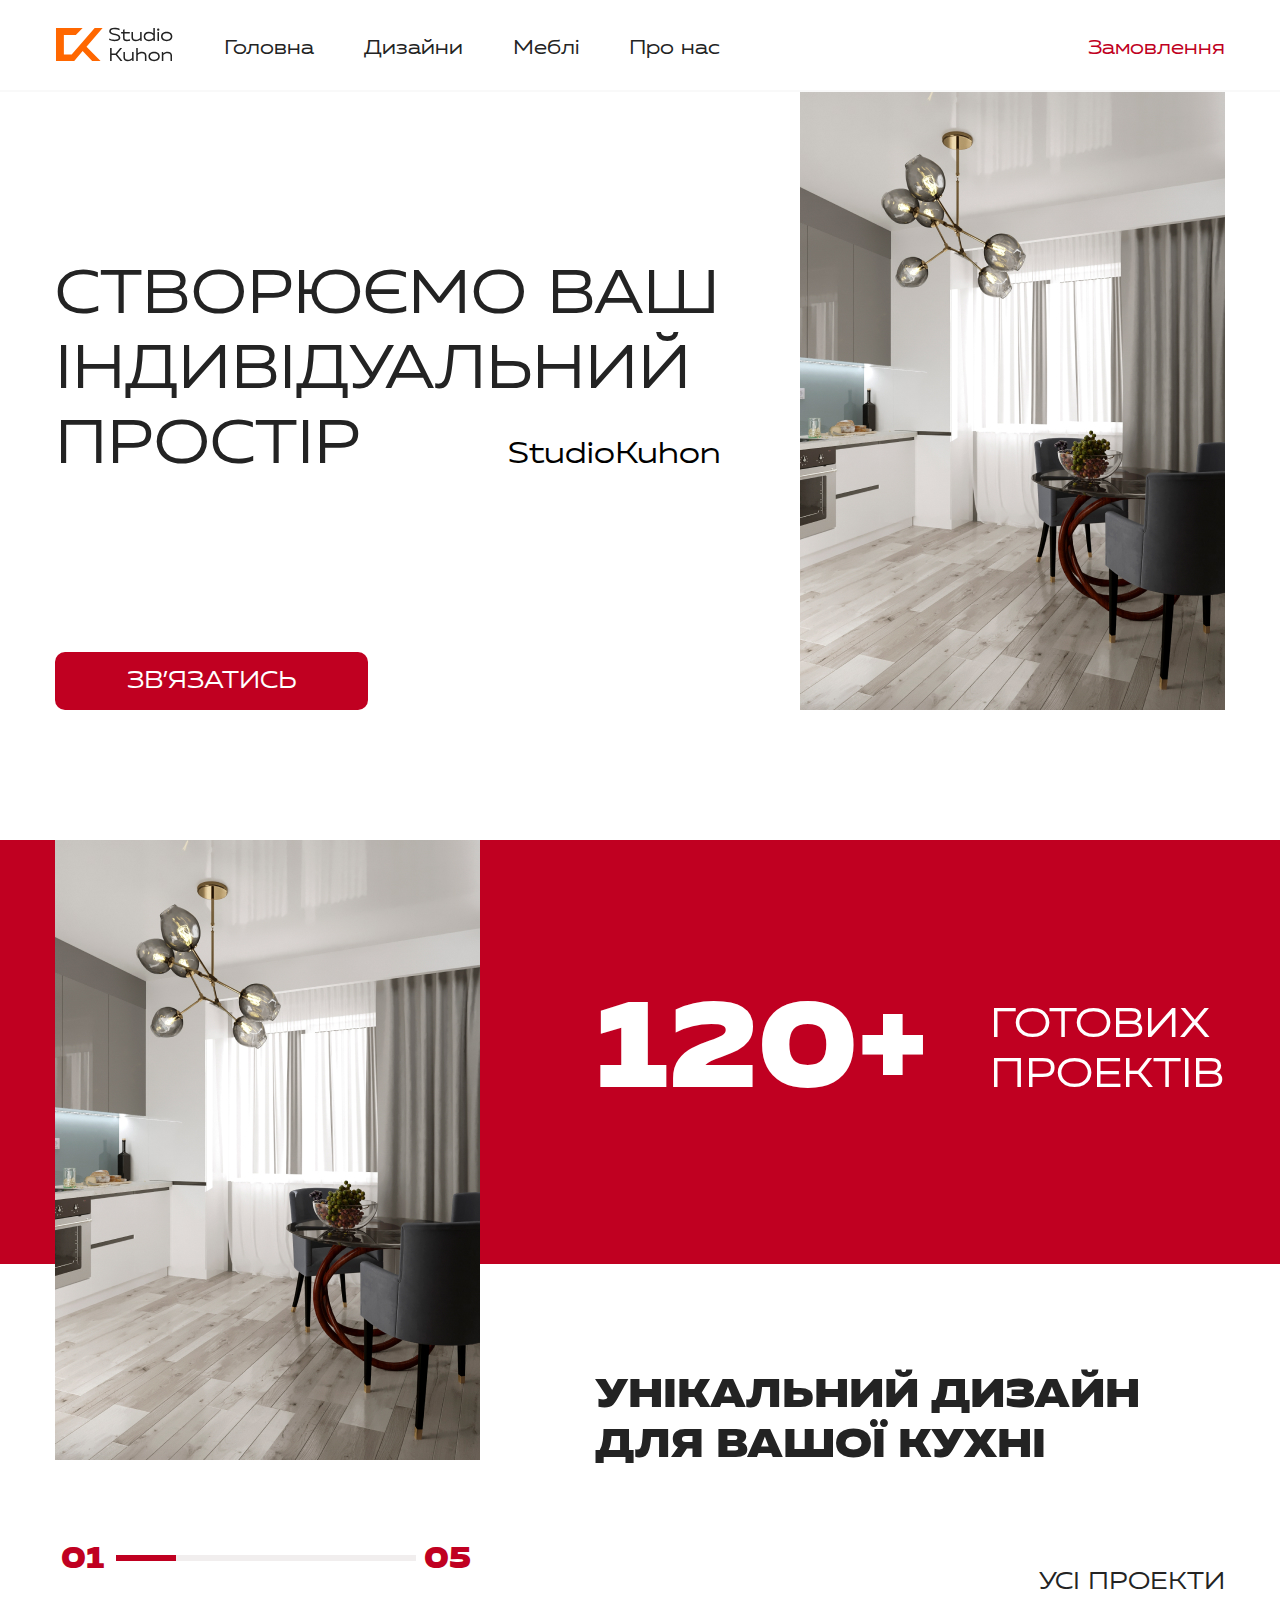
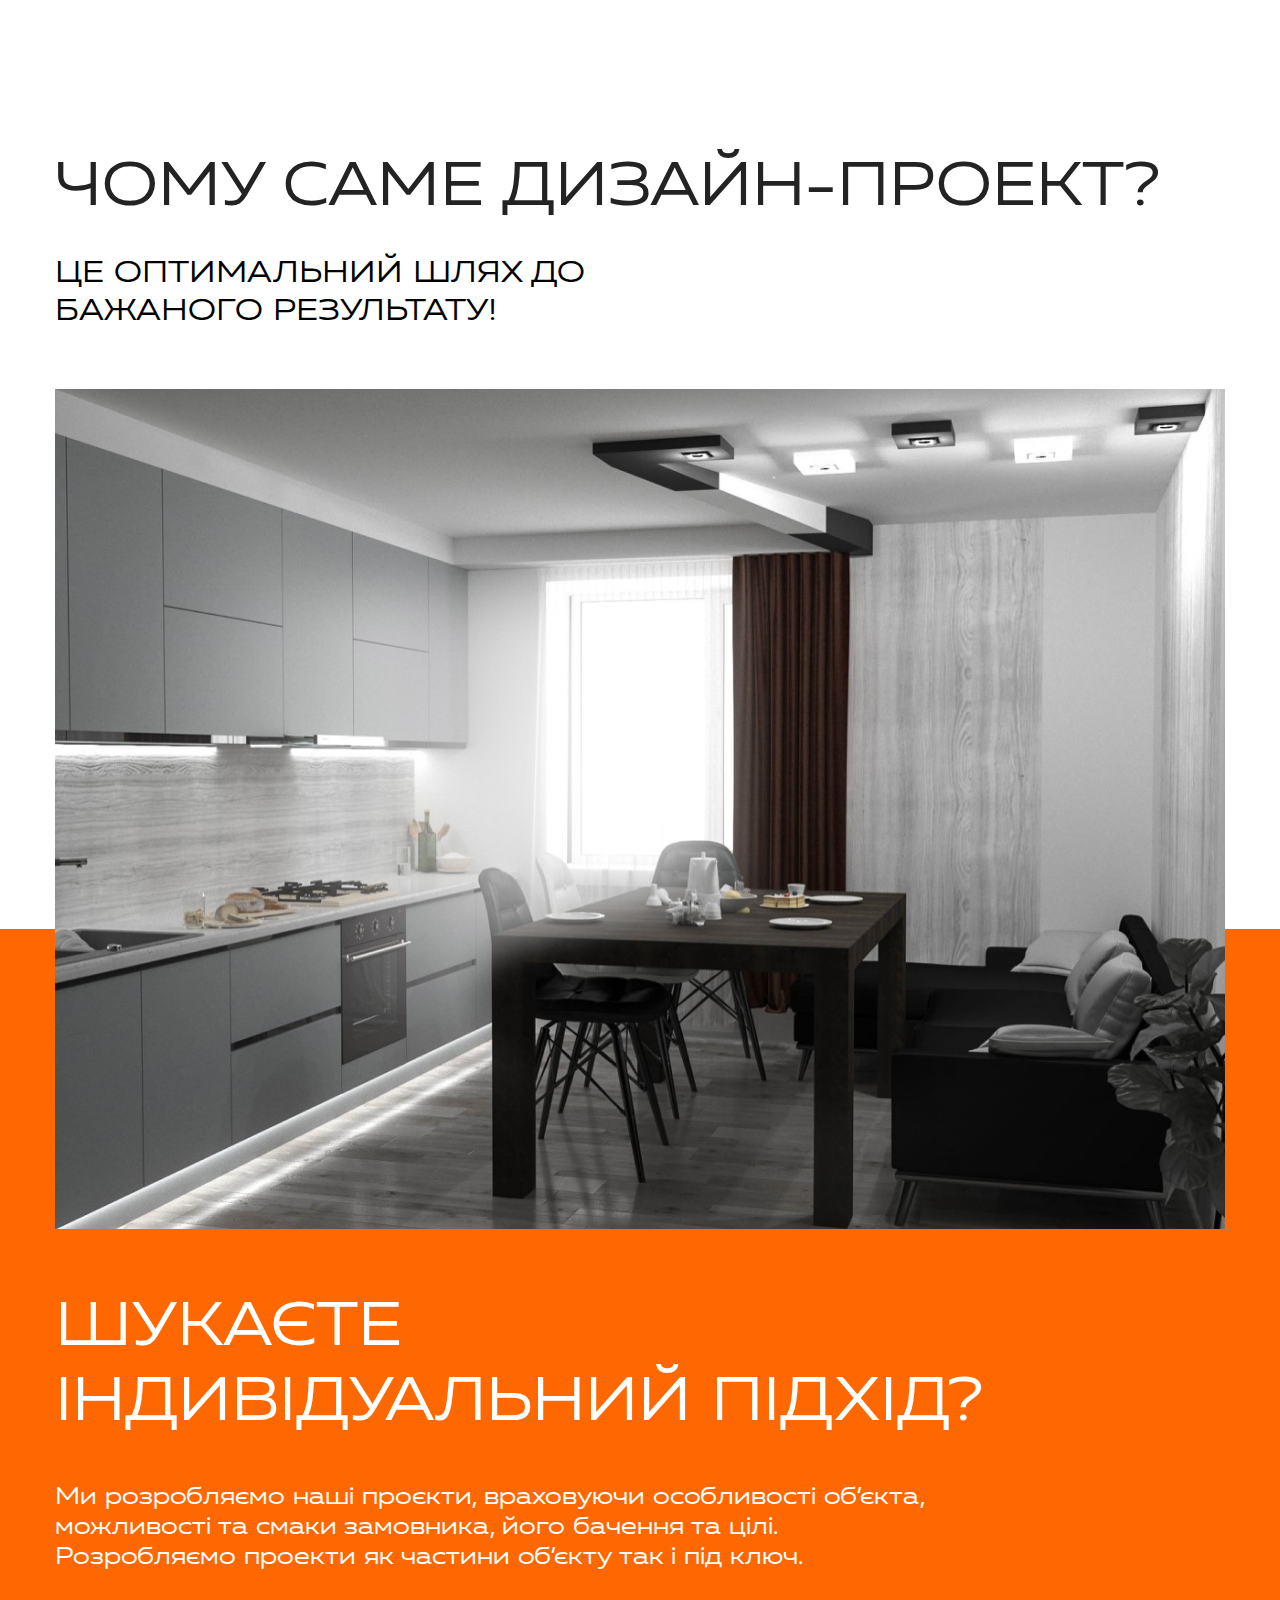
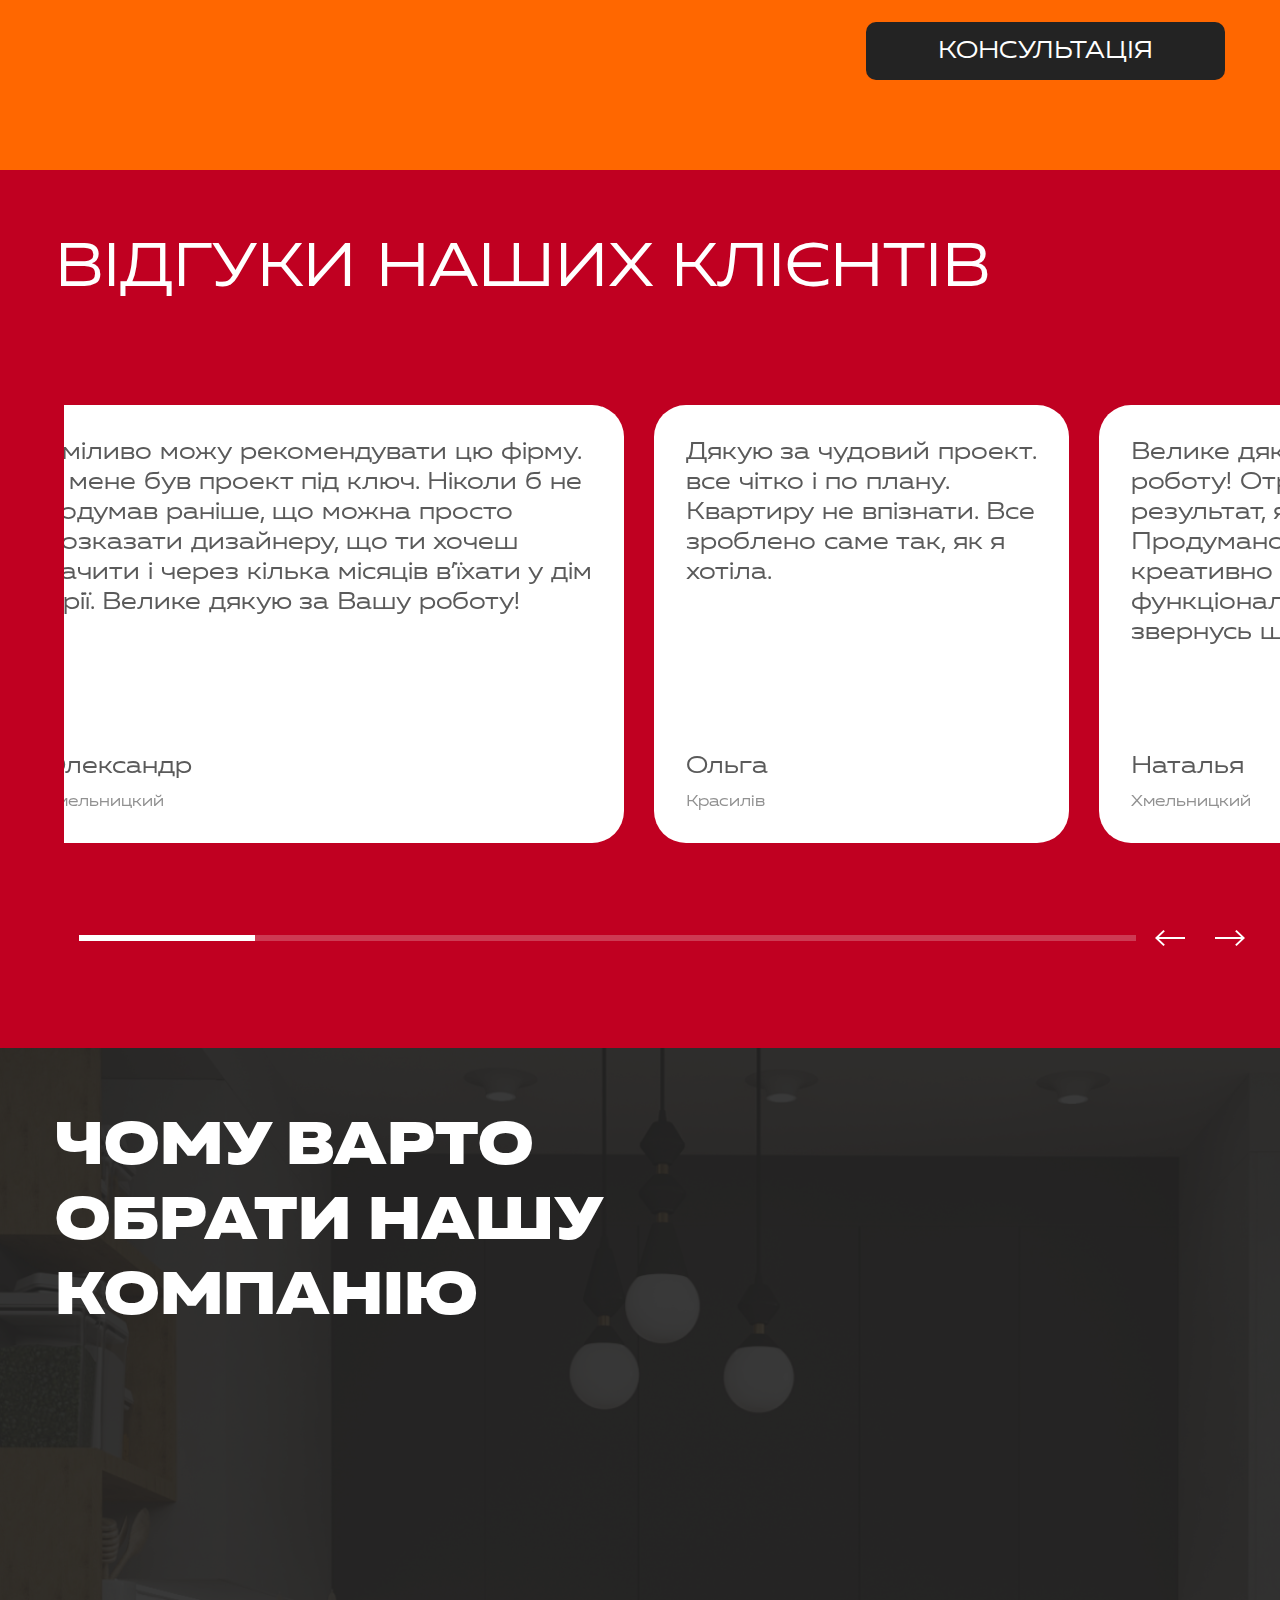
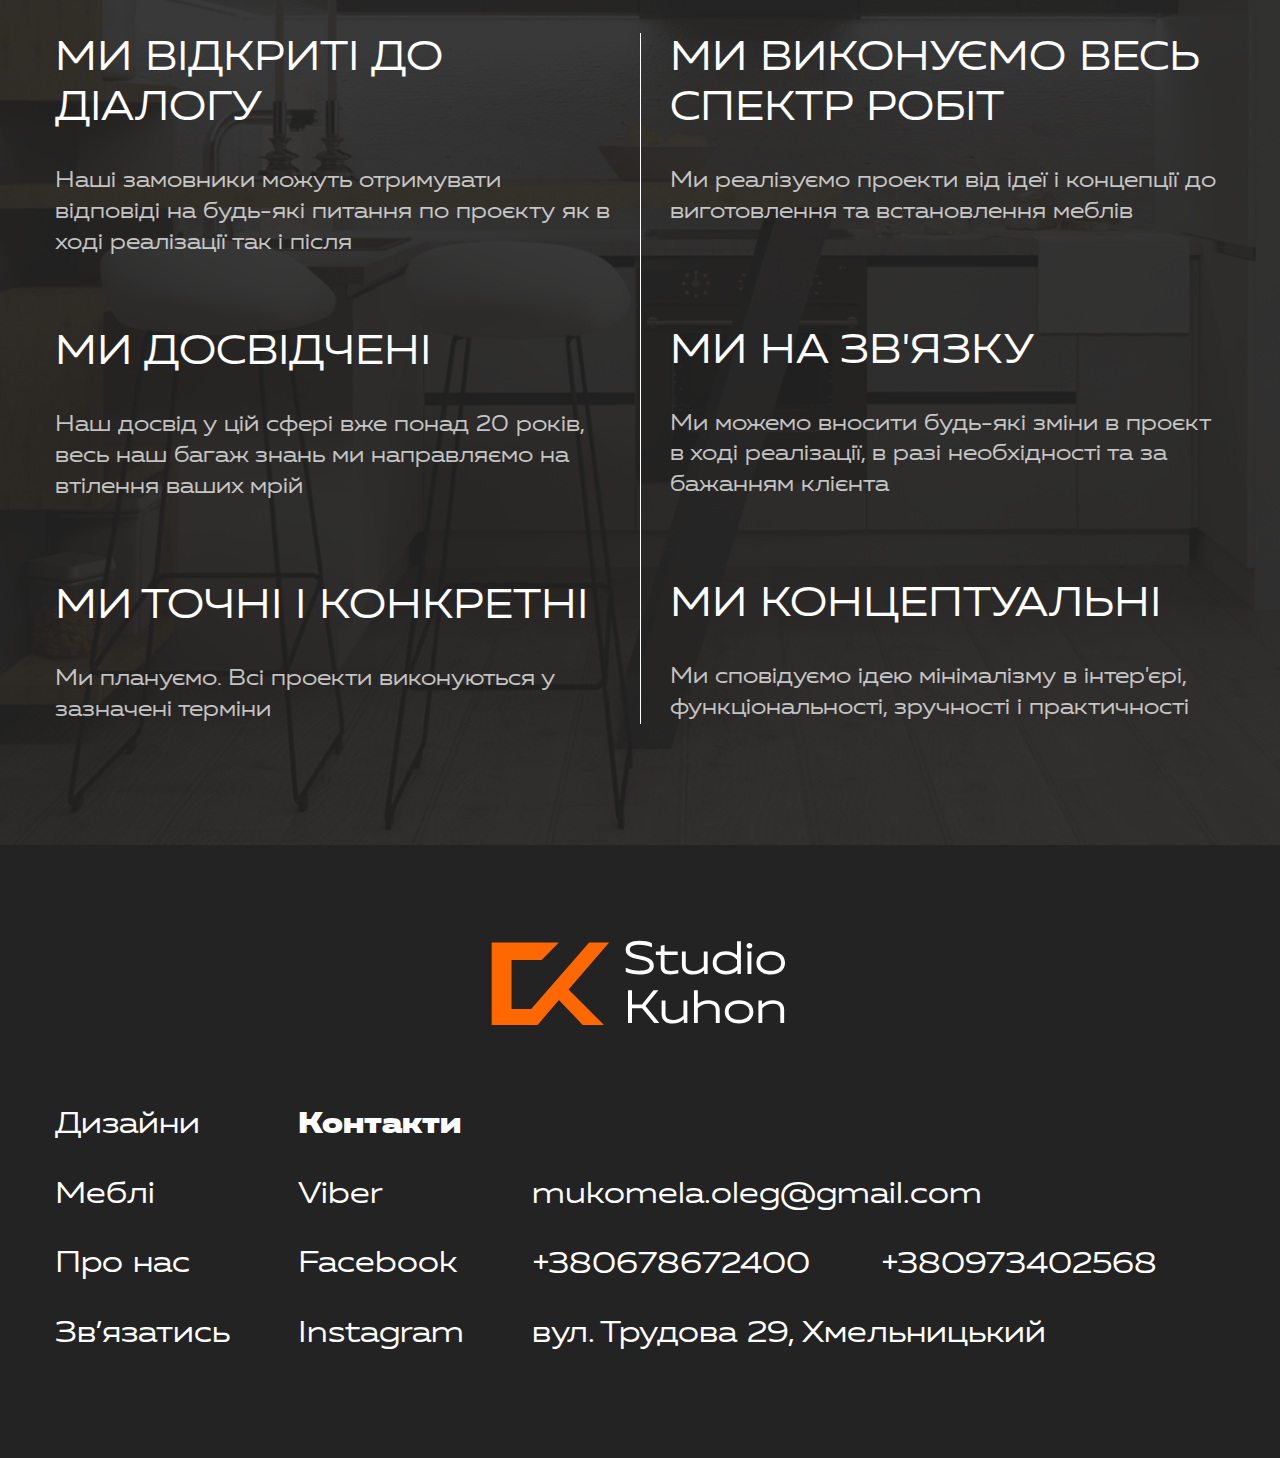
<file: index.html>
<!DOCTYPE html>
<html lang="uk">

<head>
    <meta charset="UTF-8">
    <meta http-equiv="X-UA-Compatible" content="IE=edge">
    <meta name="viewport" content="width=device-width, initial-scale=1.0">
    <title>Studio Kuhon</title>
    <link rel="shortcut icon" href="favicon.ico" type="image/x-icon">
    <link rel="stylesheet" href="css/style.css">
    <link rel="stylesheet" media="screen and (color)" href="css/mobile.css">
</head>

<body>
    <div class="wrapper">
        <!-- ____________ header ____________ -->
        <header class="header">
            <div class="header__container">
                <div class="header__body">
                    <a href="index.html" class="header__logo">
                        <img src="img/logo.svg" alt="StudioKuhon">
                    </a>
                    <div class="header__burger">
                        <span></span>
                    </div>
                    <div class="btn__order btn__order-mob">
                        <a href="#!" class="header__link btn-option">
                            <img src="img/icons/shopping-bag.png" alt="shopping-bag">
                        </a>
                    </div>
                    <nav class="header__menu">
                        <ul class="header__list">
                            <li>
                                <a href="index.html" class="header__link">Головна</a>
                            </li>
                            <li>
                                <a href="ready-design.html" class="header__link">Дизайни</a>
                            </li>
                            <li>
                                <a href="ready-furniture.html" class="header__link">Меблі</a>
                            </li>
                            <li>
                                <a href="about-us.html" class="header__link">Про нас</a>
                            </li>
                            <li class="btn__order btn__order-desk">
                                <a href="#!" class="header__link btn-option">Замовлення</a>
                            </li>
                        </ul>
                    </nav>
                </div>
            </div>
        </header>

        <main>
            <!-- ____________ window_basket ____________ -->
            <div class="option">
                <div class="option__box">
                    <div class="option__container">
                        <div class="option__basket">
                            <h2>моє Замовлення</h2>
                            <div class="option__wrapper">
                                <div class="option__slider dots_slick big-slider">
                                    <div class="option__slider-item">
                                        <div class="option__slider-img">
                                            <img src="img/8.jpg" alt="room">
                                        </div>
                                        <p>Товар “Назва назв...</p>
                                        <div class="option__price">
                                            <p>Ціна:</p>
                                            <p>2000 грн</p>
                                        </div>
                                    </div>
                                    <div class="option__slider-item">
                                        <div class="option__slider-img">
                                            <img src="img/8.jpg" alt="room">
                                        </div>
                                        <p>Товар “Назва назв...</p>
                                        <div class="option__price">
                                            <p>Ціна:</p>
                                            <p>2000 грн</p>
                                        </div>
                                    </div>
                                    <div class="option__slider-item">
                                        <div class="option__slider-img">
                                            <img src="img/6.jpg" alt="room">
                                        </div>
                                        <p>Товар “Назва назв...</p>
                                        <div class="option__price">
                                            <p>Ціна:</p>
                                            <p>2000 грн</p>
                                        </div>
                                    </div>
                                    <div class="option__slider-item">
                                        <div class="option__slider-img">
                                            <img src="img/6.jpg" alt="room">
                                        </div>
                                        <p>Товар “Назва назв...</p>
                                        <div class="option__price">
                                            <p>Ціна:</p>
                                            <p>2000 грн</p>
                                        </div>
                                    </div>
                                    <div class="option__slider-item">
                                        <div class="option__slider-img">
                                            <img src="img/6.jpg" alt="room">
                                        </div>
                                        <p>Товар “Назва назв...</p>
                                        <div class="option__price">
                                            <p>Ціна:</p>
                                            <p>2000 грн</p>
                                        </div>
                                    </div>
                                    <div class="option__slider-item">
                                        <div class="option__slider-img">
                                            <img src="img/6.jpg" alt="room">
                                        </div>
                                        <p>Товар “Назва назв...</p>
                                        <div class="option__price">
                                            <p>Ціна:</p>
                                            <p>2000 грн</p>
                                        </div>
                                    </div>
                                    <div class="option__slider-item">
                                        <div class="option__slider-img">
                                            <img src="img/6.jpg" alt="room">
                                        </div>
                                        <p>Товар “Назва назв...</p>
                                        <div class="option__price">
                                            <p>Ціна:</p>
                                            <p>2000 грн</p>
                                        </div>
                                    </div>
                                    <div class="option__slider-item">
                                        <div class="option__slider-img">
                                            <img src="img/6.jpg" alt="room">
                                        </div>
                                        <p>Товар “Назва назв...</p>
                                        <div class="option__price">
                                            <p>Ціна:</p>
                                            <p>2000 грн</p>
                                        </div>
                                    </div>
                                    <div class="option__slider-item">
                                        <div class="option__slider-img">
                                            <img src="img/6.jpg" alt="room">
                                        </div>
                                        <p>Товар “Назва назв...</p>
                                        <div class="option__price">
                                            <p>Ціна:</p>
                                            <p>2000 грн</p>
                                        </div>
                                    </div>
                                    <div class="option__slider-item">
                                        <div class="option__slider-img">
                                            <img src="img/6.jpg" alt="room">
                                        </div>
                                        <p>Товар “Назва назв...</p>
                                        <div class="option__price">
                                            <p>Ціна:</p>
                                            <p>2000 грн</p>
                                        </div>
                                    </div>
                                </div>
                                <div class="option__btn-touch">
                                    <a href="contact.html" class="btn__touch">Зв’язатись</a>
                                </div>
                            </div>
                        </div>
                    </div>
                </div>
                <div class="option__bg btn-option"></div>
            </div>

            <!-- ____________ s1_individual-space ____________ -->
            <section class="individual-space">
                <div class="individual-space__container">
                    <div class="individual-space__box">
                        <div class="individual-space__title">
                            <h1 class="individual-space__main-title main-title">Створюємо ваш індивідуальний простір
                            </h1>
                            <h3>StudioKuhon</h3>
                        </div>
                        <a href="#!" class="individual-space__btn btn__touch">Зв’язатись</a>
                    </div>
                    <div class="individual-space__img">
                        <img src="img/1.jpg" alt="room">
                    </div>
                </div>
            </section>

            <!-- ____________ s2_unique-design ____________ -->
            <section class="unique-design">
                <div class="unique-design__container">
                    <div class="unique-design__slider dots_slick">
                        <div class="unique-design__item">
                            <div class="unique-design__item-img">
                                <img src="img/1.jpg" alt="room-2">
                            </div>
                            <div class="unique-design__item-info">
                                <h2>120+ <span>готових проектів</span></h2>
                                <p>унікальний дизайн для вашої кухні</p>
                            </div>
                        </div>
                        <div class="unique-design__item">
                            <div class="unique-design__item-img">
                                <img src="img/1.jpg" alt="room-2">
                            </div>
                            <div class="unique-design__item-info">
                                <h2>19 <span>років в роботі</span></h2>
                                <p>унікальний дизайн для вашої кухні</p>
                            </div>
                        </div>
                        <div class="unique-design__item">
                            <div class="unique-design__item-img">
                                <img src="img/1.jpg" alt="room-2">
                            </div>
                            <div class="unique-design__item-info unique-design__item-info-big">
                                <h2>1000+ <span>задоволених кліентів</span></h2>
                                <p>унікальний дизайн для вашої кухні</p>
                            </div>
                        </div>
                        <div class="unique-design__item">
                            <div class="unique-design__item-img">
                                <img src="img/1.jpg" alt="room-2">
                            </div>
                            <div class="unique-design__item-info unique-design__item-info-big">
                                <h2>100+ <span>унікальних проектів</span></h2>
                                <p>унікальний дизайн для вашої кухні</p>
                            </div>
                        </div>
                        <div class="unique-design__item">
                            <div class="unique-design__item-img">
                                <img src="img/1.jpg" alt="room-2">
                            </div>
                            <div class="unique-design__item-info">
                                <h2>5 <span>регіонів де втілено наші проекти</span></h2>
                                <p>унікальний дизайн для вашої кухні</p>
                            </div>
                        </div>
                    </div>
                    <div class="btn__project">
                        <a href="ready-design.html" class="btn__touch btn__transparent">усі проекти</a>
                    </div>
                </div>
            </section>

            <!-- ____________ s3_design-project / s4_individual-feed ____________ -->
            <section class="design-project indent-top">
                <div class="design-project__container">
                    <h2 class="main-title">Чому саме дизайн-проект?</h2>
                    <p>Це оптимальний шлях до бажаного результату!</p>
                    <div class="design-project__img">
                        <img src="img/2.jpg" alt="room-3">
                    </div>
                </div>
                <div class="individual-feed__container indent-top">
                    <h2 class="individual-feed__title main-title light-text">Шукаєте <br> індивідуальний підхід?</h2>
                    <p class="light-text">
                        Ми розробляємо наші проєкти, враховуючи особливості об’єкта,
                        можливості та смаки замовника, його бачення та цілі.
                        Розробляємо проекти як частини об’єкту так і під ключ.
                    </p>
                    <div class="individual-feed__btn">
                        <a href="#!" class="btn__touch btn__touch-dark">консультація</a>
                    </div>
                </div>
            </section>

            <!-- ____________ s5_review ____________ -->
            <section class="review">
                <div class="review__container">
                    <h2 class="review__title main-title light-text">Відгуки наших клієнтів</h2>
                </div>
                <div class="variable-width dots_slick">
                    <div class="review__wrapper-slider-item slider-item-1">
                        <p>
                            Сміливо можу рекомендувати цю фірму. У мене був проект під ключ. Ніколи
                            б не подумав раніше, що можна просто розказати дизайнеру, що ти хочеш бачити і через
                            кілька місяців в’їхати у дім мрії. Велике дякую за Вашу роботу!
                        </p>
                        <div>
                            <p>Олександр</p>
                            <p>Хмельницкий</p>
                        </div>
                    </div>
                    <div class="review__wrapper-slider-item slider-item-2">
                        <p>
                            Дякую за чудовий проект. все чітко і по плану.
                            Квартиру не впізнати. Все зроблено саме так, як я хотіла.
                        </p>
                        <div>
                            <p>Ольга</p>
                            <p>Красилів</p>
                        </div>
                    </div>
                    <div class="review__wrapper-slider-item slider-item-3">
                        <p>
                            Велике дякую за виконану роботу! Отримала саме той результат, який був необхідний.
                            Продумано все до деталів, креативно і просто, дуже зручно і функціонально. Думаю, що
                            звернусь ще не раз.
                        </p>
                        <div>
                            <p>Наталья</p>
                            <p>Хмельницкий</p>
                        </div>
                    </div>
                    <div class="review__wrapper-slider-item slider-item-1">
                        <p>
                            Сміливо можу рекомендувати цю фірму. У мене був проект під ключ. Ніколи
                            б не подумав раніше, що можна просто розказати дизайнеру, що ти хочеш бачити і через
                            кілька місяців в’їхати у дім мрії. Велике дякую за Вашу роботу!
                        </p>
                        <div>
                            <p>Олександр</p>
                            <p>Хмельницкий</p>
                        </div>
                    </div>
                    <div class="review__wrapper-slider-item slider-item-2">
                        <p>
                            Дякую за чудовий проект. все чітко і по плану.
                            Квартиру не впізнати. Все зроблено саме так, як я хотіла.
                        </p>
                        <div>
                            <p>Ольга</p>
                            <p>Красилів</p>
                        </div>
                    </div>
                    <div class="review__wrapper-slider-item slider-item-3">
                        <p>
                            Велике дякую за виконану роботу! Отримала саме той результат, який був необхідний.
                            Продумано все до деталів, креативно і просто, дуже зручно і функціонально. Думаю, що
                            звернусь ще не раз.
                        </p>
                        <div>
                            <p>Наталья</p>
                            <p>Хмельницкий</p>
                        </div>
                    </div>
                </div>
            </section>

            <!-- ____________ s6_choose ____________ -->
            <section class="choose indent-top">
                <div class="choose__container">
                    <h2 class="choose__title main-title big-text light-text">Чому варто обрати нашу компанію</h2>
                    <div class="choose__wrapper">
                        <div class="choose__items light-text choose__items-left">
                            <div class="choose__item">
                                <h3>
                                    Ми відкриті до діалогу
                                </h3>
                                <p>
                                    Наші замовники можуть отримувати відповіді на будь-які питання по проєкту як в ході
                                    реалізації так і після
                                </p>
                            </div>
                            <div class="choose__item">
                                <h3>
                                    Ми досвідчені
                                </h3>
                                <p>
                                    Наш досвід у цій сфері вже понад 20 років, весь наш багаж знань ми направляємо на
                                    втілення
                                    ваших мрій
                                </p>
                            </div>
                            <div class="choose__item">
                                <h3>
                                    Ми точні і конкретні
                                </h3>
                                <p>
                                    Ми плануємо. Всі проекти виконуються у зазначені терміни
                                </p>
                            </div>
                        </div>
                        <div class="choose__items light-text choose__items-right">
                            <div class="choose__item">
                                <h3>
                                    Ми виконуємо весь спектр робіт
                                </h3>
                                <p>
                                    Ми реалізуємо проекти від ідеї і концепції до виготовлення та встановлення меблів
                                </p>
                            </div>
                            <div class="choose__item">
                                <h3>
                                    Ми на зв'язку
                                </h3>
                                <p>
                                    Ми можемо вносити будь-які зміни в проєкт в ході реалізації, в разі необхідності та
                                    за
                                    бажанням клієнта
                                </p>
                            </div>
                            <div class="choose__item">
                                <h3>
                                    Ми концептуальні
                                </h3>
                                <p>
                                    Ми сповідуємо ідею мінімалізму в інтер'єрі, функціональності, зручності і
                                    практичності
                                </p>
                            </div>
                        </div>
                    </div>
                </div>
            </section>
        </main>

        <!-- ____________ footer ____________ -->
        <footer class="footer">
            <div class="footer__container">
                <div class="footer__img">
                    <img src="img/logo-footer.svg" alt="logo-footer">
                </div>
                <div class="footer__wrapper">
                    <div class="footer__item footer__menu light-text">
                        <a href="ready-design.html">Дизайни</a>
                        <a href="ready-furniture.html">Меблі</a>
                        <a href="about-us.html">Про нас</a>
                        <a href="contact-with-product.html">Зв’язатись</a>
                    </div>
                    <div class="footer__item footer__social light-text">
                        <h3 class="big-text">Контакти</h3>
                        <a href="#!">Viber</a>
                        <a href="#!">Facebook</a>
                        <a href="#!">Instagram</a>
                    </div>
                    <div class="footer__item light-text footer__contact">
                        <a href="mailto:mukomela.oleg@gmail.com">mukomela.oleg@gmail.com</a>
                        <div class="footer__tel">
                            <a href="tel:380678672400">+380678672400</a>
                            <a href="tel:380973402568">+380973402568</a>
                        </div>
                        <p>вул. Трудова 29, Хмельницький</p>
                    </div>
                </div>
            </div>
        </footer>
    </div>

    <script src="js/jquery-3.6.4.min.js"></script>
    <script src="js/slick.min.js"></script>
    <script src="js/script.js"></script>
</body>
</html>
</file>
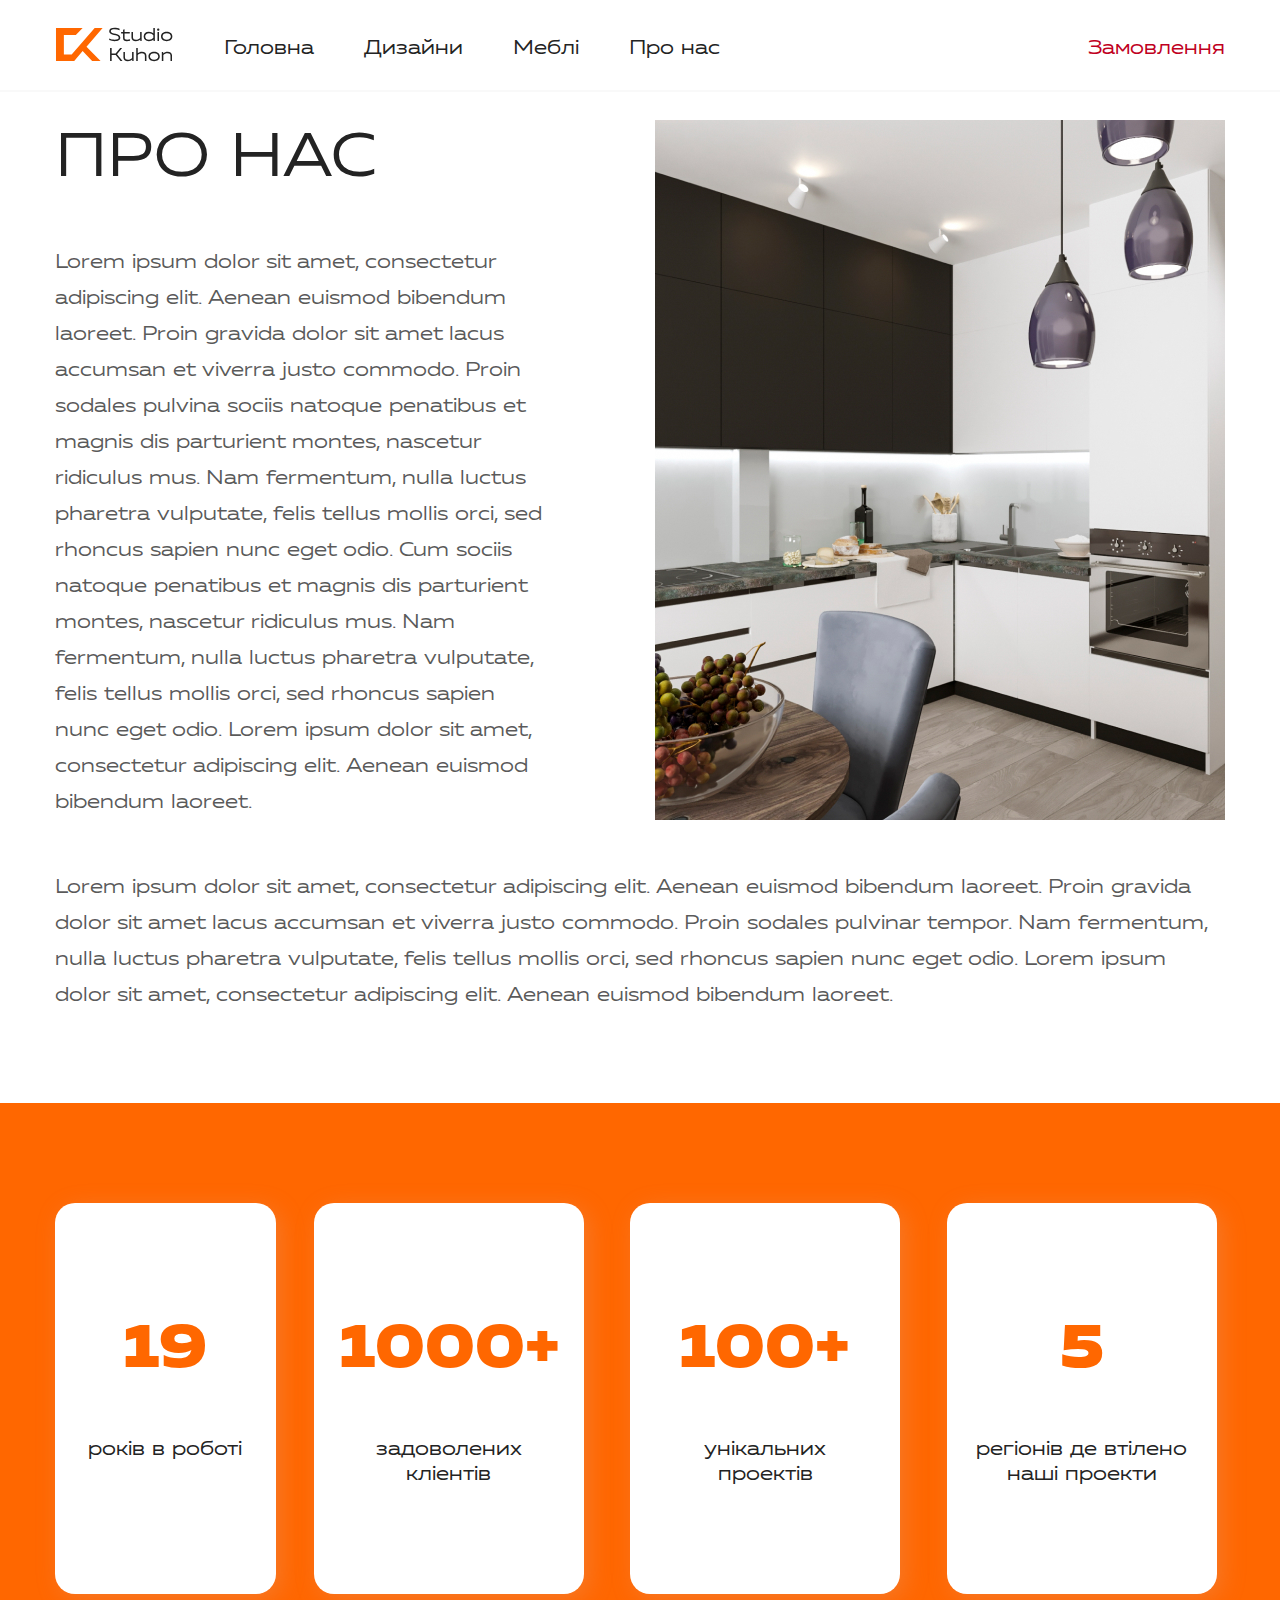
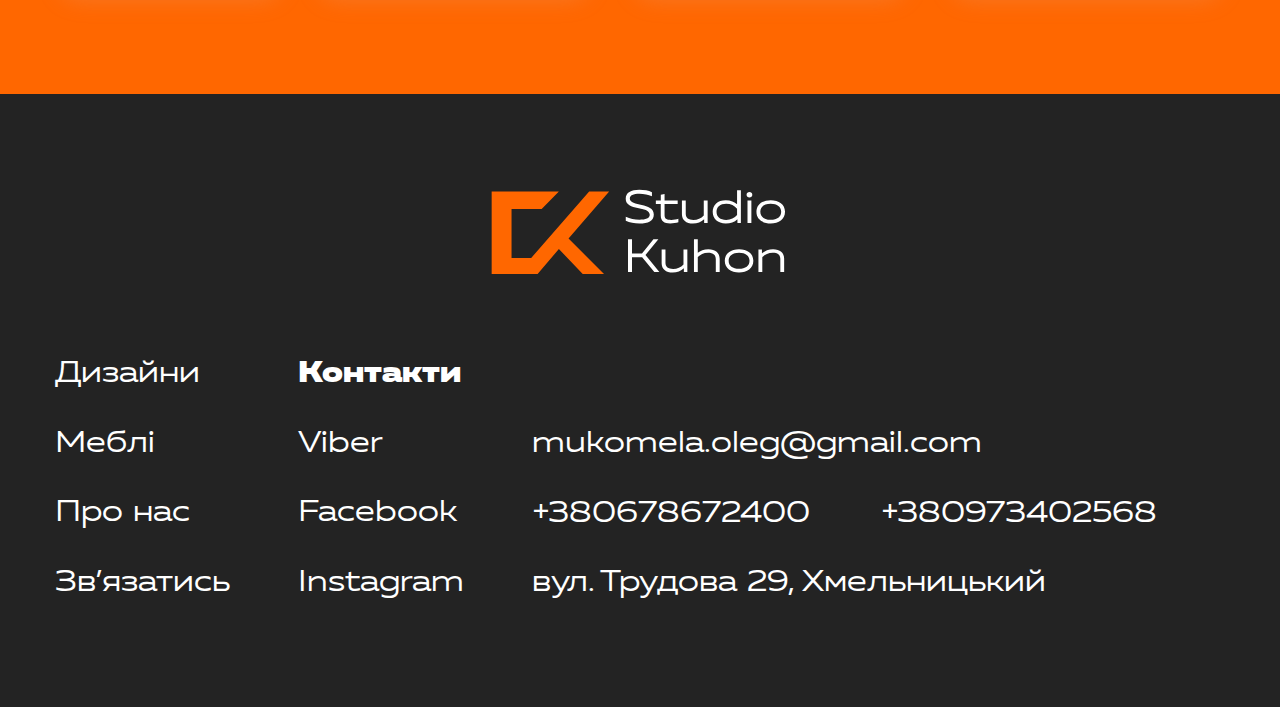
<file: about-us.html>
<!DOCTYPE html>
<html lang="uk">

<head>
    <meta charset="UTF-8">
    <meta http-equiv="X-UA-Compatible" content="IE=edge">
    <meta name="viewport" content="width=device-width, initial-scale=1.0">
    <title>Studio Kuhon</title>
    <link rel="shortcut icon" href="favicon.ico" type="image/x-icon">
    <link rel="stylesheet" href="css/style.css">
    <link rel="stylesheet" media="screen and (color)" href="css/mobile.css">
</head>

<body>
    <div class="wrapper">
        <!-- ____________ header ____________ -->
        <header class="header">
            <div class="header__container">
                <div class="header__body">
                    <a href="index.html" class="header__logo">
                        <img src="img/logo.svg" alt="StudioKuhon">
                    </a>
                    <div class="header__burger">
                        <span></span>
                    </div>
                    <div class="btn__order btn__order-mob">
                        <a href="#!" class="header__link btn-option">
                            <img src="img/icons/shopping-bag.png" alt="shopping-bag">
                        </a>
                    </div>
                    <nav class="header__menu">
                        <ul class="header__list">
                            <li>
                                <a href="index.html" class="header__link">Головна</a>
                            </li>
                            <li>
                                <a href="ready-design.html" class="header__link">Дизайни</a>
                            </li>
                            <li>
                                <a href="ready-furniture.html" class="header__link">Меблі</a>
                            </li>
                            <li>
                                <a href="about-us.html" class="header__link">Про нас</a>
                            </li>
                            <li class="btn__order btn__order-desk">
                                <a href="contact.html" class="header__link btn-option">Замовлення</a>
                            </li>
                        </ul>
                    </nav>
                </div>
            </div>
        </header>

        <main>
            <!-- ____________ window_basket ____________ -->
            <div class="option">
                <div class="option__box">
                    <div class="option__container">
                        <div class="option__basket">
                            <h2>моє Замовлення</h2>
                            <div class="option__wrapper">
                                <div class="option__slider dots_slick big-slider">
                                    <div class="option__slider-item">
                                        <div class="option__slider-img">
                                            <img src="img/8.jpg" alt="room">
                                        </div>
                                        <p>Товар “Назва назв...</p>
                                        <div class="option__price">
                                            <p>Ціна:</p>
                                            <p>2000 грн</p>
                                        </div>
                                    </div>
                                    <div class="option__slider-item">
                                        <div class="option__slider-img">
                                            <img src="img/8.jpg" alt="room">
                                        </div>
                                        <p>Товар “Назва назв...</p>
                                        <div class="option__price">
                                            <p>Ціна:</p>
                                            <p>2000 грн</p>
                                        </div>
                                    </div>
                                    <div class="option__slider-item">
                                        <div class="option__slider-img">
                                            <img src="img/6.jpg" alt="room">
                                        </div>
                                        <p>Товар “Назва назв...</p>
                                        <div class="option__price">
                                            <p>Ціна:</p>
                                            <p>2000 грн</p>
                                        </div>
                                    </div>
                                    <div class="option__slider-item">
                                        <div class="option__slider-img">
                                            <img src="img/6.jpg" alt="room">
                                        </div>
                                        <p>Товар “Назва назв...</p>
                                        <div class="option__price">
                                            <p>Ціна:</p>
                                            <p>2000 грн</p>
                                        </div>
                                    </div>
                                    <div class="option__slider-item">
                                        <div class="option__slider-img">
                                            <img src="img/6.jpg" alt="room">
                                        </div>
                                        <p>Товар “Назва назв...</p>
                                        <div class="option__price">
                                            <p>Ціна:</p>
                                            <p>2000 грн</p>
                                        </div>
                                    </div>
                                    <div class="option__slider-item">
                                        <div class="option__slider-img">
                                            <img src="img/6.jpg" alt="room">
                                        </div>
                                        <p>Товар “Назва назв...</p>
                                        <div class="option__price">
                                            <p>Ціна:</p>
                                            <p>2000 грн</p>
                                        </div>
                                    </div>
                                    <div class="option__slider-item">
                                        <div class="option__slider-img">
                                            <img src="img/6.jpg" alt="room">
                                        </div>
                                        <p>Товар “Назва назв...</p>
                                        <div class="option__price">
                                            <p>Ціна:</p>
                                            <p>2000 грн</p>
                                        </div>
                                    </div>
                                    <div class="option__slider-item">
                                        <div class="option__slider-img">
                                            <img src="img/6.jpg" alt="room">
                                        </div>
                                        <p>Товар “Назва назв...</p>
                                        <div class="option__price">
                                            <p>Ціна:</p>
                                            <p>2000 грн</p>
                                        </div>
                                    </div>
                                    <div class="option__slider-item">
                                        <div class="option__slider-img">
                                            <img src="img/6.jpg" alt="room">
                                        </div>
                                        <p>Товар “Назва назв...</p>
                                        <div class="option__price">
                                            <p>Ціна:</p>
                                            <p>2000 грн</p>
                                        </div>
                                    </div>
                                    <div class="option__slider-item">
                                        <div class="option__slider-img">
                                            <img src="img/6.jpg" alt="room">
                                        </div>
                                        <p>Товар “Назва назв...</p>
                                        <div class="option__price">
                                            <p>Ціна:</p>
                                            <p>2000 грн</p>
                                        </div>
                                    </div>
                                </div>
                                <div class="option__btn-touch">
                                    <a href="contact.html" class="btn__touch">Зв’язатись</a>
                                </div>
                            </div>
                        </div>
                    </div>
                </div>
                <div class="option__bg btn-option"></div>
            </div>

            <!-- ____________ s1_about-us ____________ -->
            <section class="about-us">
                <div class="about-us__container">
                    <div class="about-us__wrapper">
                        <div>
                            <h1 class="about-us__title main-title">Про нас</h1>
                            <p>
                                Lorem ipsum dolor sit amet, consectetur adipiscing elit. Aenean euismod bibendum
                                laoreet. Proin
                                gravida dolor sit amet lacus accumsan et viverra justo commodo. Proin sodales pulvina
                                sociis
                                natoque penatibus et magnis dis parturient montes, nascetur ridiculus mus. Nam
                                fermentum, nulla
                                luctus pharetra vulputate, felis tellus mollis orci, sed rhoncus sapien nunc eget odio.
                                Cum
                                sociis natoque penatibus et magnis dis parturient montes, nascetur ridiculus mus. Nam
                                fermentum,
                                nulla luctus pharetra vulputate, felis tellus mollis orci, sed rhoncus sapien nunc eget
                                odio.
                                Lorem ipsum dolor sit amet, consectetur adipiscing elit. Aenean euismod bibendum
                                laoreet.
                            </p>
                        </div>
                        <div class="about-us__img">
                            <img src="img/4.jpg" alt="room-4">
                        </div>
                    </div>
                    <p>
                        Lorem ipsum dolor sit amet, consectetur adipiscing elit. Aenean euismod bibendum laoreet. Proin
                        gravida dolor sit amet lacus accumsan et viverra justo commodo. Proin sodales pulvinar tempor.
                        Nam fermentum, nulla luctus pharetra vulputate, felis tellus mollis orci, sed rhoncus sapien
                        nunc eget odio. Lorem ipsum dolor sit amet, consectetur adipiscing elit. Aenean euismod bibendum
                        laoreet.
                    </p>
                </div>
            </section>

            <!-- _____________ s2_result ____________ -->
            <div class="result">
                <div class="result__container">
                    <div class="result__item">
                        <div class="result__item-title big-text">19</div>
                        <p>років в роботі</p>
                    </div>
                    <div class="result__item">
                        <div class="result__item-title big-text">1000+</div>
                        <p>задоволених кліентів</p>
                    </div>
                    <div class="result__item">
                        <div class="result__item-title big-text">100+</div>
                        <p>унікальних проектів</p>
                    </div>
                    <div class="result__item">
                        <div class="result__item-title big-text">5</div>
                        <p>регіонів де втілено наші проекти</p>
                    </div>
                </div>
            </div>
        </main>

        <!-- ____________ footer ____________ -->
        <footer class="footer">
            <div class="footer__container">
                <div class="footer__img">
                    <img src="img/logo-footer.svg" alt="logo-footer">
                </div>
                <div class="footer__wrapper">
                    <div class="footer__item footer__menu light-text">
                        <a href="ready-design.html">Дизайни</a>
                        <a href="ready-furniture.html">Меблі</a>
                        <a href="about-us.html">Про нас</a>
                        <a href="contact.html">Зв’язатись</a>
                    </div>
                    <div class="footer__item footer__social light-text">
                        <h3 class="big-text">Контакти</h3>
                        <a href="#!">Viber</a>
                        <a href="#!">Facebook</a>
                        <a href="#!">Instagram</a>
                    </div>
                    <div class="footer__item light-text footer__contact">
                        <a href="mailto:mukomela.oleg@gmail.com">mukomela.oleg@gmail.com</a>
                        <div class="footer__tel">
                            <a href="tel:380678672400">+380678672400</a>
                            <a href="tel:380973402568">+380973402568</a>
                        </div>
                        <p>вул. Трудова 29, Хмельницький</p>
                    </div>
                </div>
            </div>
        </footer>
    </div>

    <script src="js/jquery-3.6.4.min.js"></script>
    <script src="js/slick.min.js"></script>
    <script src="js/script.js"></script>
</body>

</html>
</file>
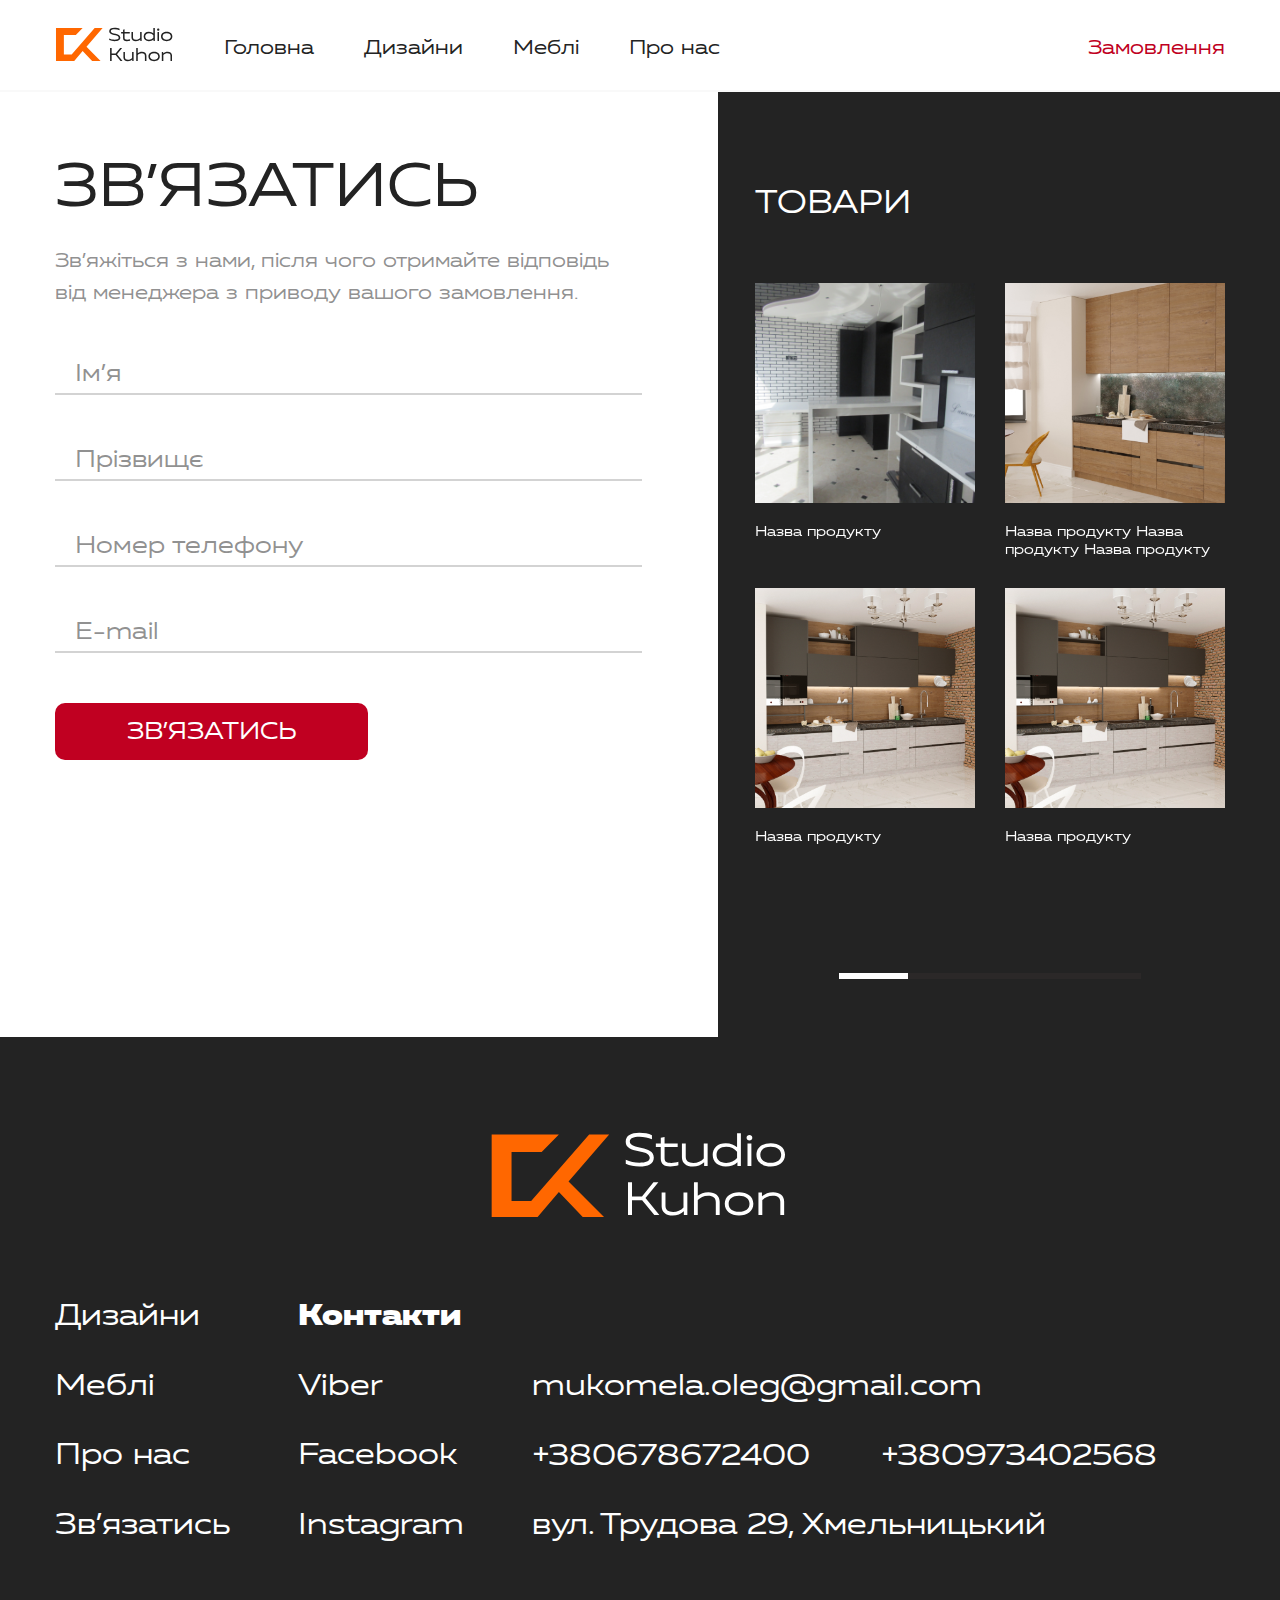
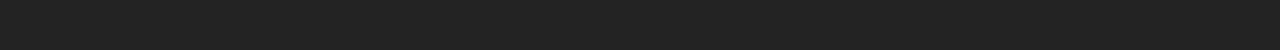
<file: contact-with-product.html>
<!DOCTYPE html>
<html lang="uk">

<head>
    <meta charset="UTF-8">
    <meta http-equiv="X-UA-Compatible" content="IE=edge">
    <meta name="viewport" content="width=device-width, initial-scale=1.0">
    <title>Studio Kuhon</title>
    <link rel="shortcut icon" href="favicon.ico" type="image/x-icon">
    <link rel="stylesheet" href="css/style.css">
    <link rel="stylesheet" media="screen and (color)" href="css/mobile.css">
</head>

<body>
    <div class="wrapper">
        <!-- ____________ header ____________ -->
        <header class="header">
            <div class="header__container">
                <div class="header__body">
                    <a href="index.html" class="header__logo">
                        <img src="img/logo.svg" alt="StudioKuhon">
                    </a>
                    <div class="header__burger">
                        <span></span>
                    </div>
                    <div class="btn__order btn__order-mob">
                        <a href="#!" class="header__link btn-option">
                            <img src="img/icons/shopping-bag.png" alt="shopping-bag">
                        </a>
                    </div>
                    <nav class="header__menu">
                        <ul class="header__list">
                            <li>
                                <a href="index.html" class="header__link">Головна</a>
                            </li>
                            <li>
                                <a href="ready-design.html" class="header__link">Дизайни</a>
                            </li>
                            <li>
                                <a href="ready-furniture.html" class="header__link">Меблі</a>
                            </li>
                            <li>
                                <a href="about-us.html" class="header__link">Про нас</a>
                            </li>
                            <li class="btn__order btn__order-desk">
                                <a href="#!" class="header__link btn-option">Замовлення</a>
                            </li>
                        </ul>
                    </nav>
                </div>
            </div>
        </header>

        <main>
            <!-- ____________ window_basket ____________ -->
            <div class="option">
                <div class="option__box">
                    <div class="option__container">
                        <div class="option__basket">
                            <h2>моє Замовлення</h2>
                            <div class="option__wrapper">
                                <div class="option__slider dots_slick big-slider">
                                    <div class="option__slider-item">
                                        <div class="option__slider-img">
                                            <img src="img/8.jpg" alt="room">
                                        </div>
                                        <p>Товар “Назва назв...</p>
                                        <div class="option__price">
                                            <p>Ціна:</p>
                                            <p>2000 грн</p>
                                        </div>
                                    </div>
                                    <div class="option__slider-item">
                                        <div class="option__slider-img">
                                            <img src="img/8.jpg" alt="room">
                                        </div>
                                        <p>Товар “Назва назв...</p>
                                        <div class="option__price">
                                            <p>Ціна:</p>
                                            <p>2000 грн</p>
                                        </div>
                                    </div>
                                    <div class="option__slider-item">
                                        <div class="option__slider-img">
                                            <img src="img/6.jpg" alt="room">
                                        </div>
                                        <p>Товар “Назва назв...</p>
                                        <div class="option__price">
                                            <p>Ціна:</p>
                                            <p>2000 грн</p>
                                        </div>
                                    </div>
                                    <div class="option__slider-item">
                                        <div class="option__slider-img">
                                            <img src="img/6.jpg" alt="room">
                                        </div>
                                        <p>Товар “Назва назв...</p>
                                        <div class="option__price">
                                            <p>Ціна:</p>
                                            <p>2000 грн</p>
                                        </div>
                                    </div>
                                    <div class="option__slider-item">
                                        <div class="option__slider-img">
                                            <img src="img/6.jpg" alt="room">
                                        </div>
                                        <p>Товар “Назва назв...</p>
                                        <div class="option__price">
                                            <p>Ціна:</p>
                                            <p>2000 грн</p>
                                        </div>
                                    </div>
                                    <div class="option__slider-item">
                                        <div class="option__slider-img">
                                            <img src="img/6.jpg" alt="room">
                                        </div>
                                        <p>Товар “Назва назв...</p>
                                        <div class="option__price">
                                            <p>Ціна:</p>
                                            <p>2000 грн</p>
                                        </div>
                                    </div>
                                    <div class="option__slider-item">
                                        <div class="option__slider-img">
                                            <img src="img/6.jpg" alt="room">
                                        </div>
                                        <p>Товар “Назва назв...</p>
                                        <div class="option__price">
                                            <p>Ціна:</p>
                                            <p>2000 грн</p>
                                        </div>
                                    </div>
                                    <div class="option__slider-item">
                                        <div class="option__slider-img">
                                            <img src="img/6.jpg" alt="room">
                                        </div>
                                        <p>Товар “Назва назв...</p>
                                        <div class="option__price">
                                            <p>Ціна:</p>
                                            <p>2000 грн</p>
                                        </div>
                                    </div>
                                    <div class="option__slider-item">
                                        <div class="option__slider-img">
                                            <img src="img/6.jpg" alt="room">
                                        </div>
                                        <p>Товар “Назва назв...</p>
                                        <div class="option__price">
                                            <p>Ціна:</p>
                                            <p>2000 грн</p>
                                        </div>
                                    </div>
                                    <div class="option__slider-item">
                                        <div class="option__slider-img">
                                            <img src="img/6.jpg" alt="room">
                                        </div>
                                        <p>Товар “Назва назв...</p>
                                        <div class="option__price">
                                            <p>Ціна:</p>
                                            <p>2000 грн</p>
                                        </div>
                                    </div>
                                </div>
                                <div class="option__btn-touch">
                                    <a href="contact.html" class="btn__touch">Зв’язатись</a>
                                </div>
                            </div>
                        </div>
                    </div>
                </div>
                <div class="option__bg btn-option"></div>
            </div>

            <!-- ____________ s1_contact ____________ -->
            <section class="contact">
                <div class="contact__container">
                    <div class="contact__wrapper product__order-wrapper">
                        <h1 class="contact__title main-title">Зв’язатись</h1>
                        <p>Зв’яжіться з нами, після чого отримайте відповідь від менеджера з приводу вашого замовлення.
                        </p>
                        <div class="contact__form">
                            <form action="#!">
                                <input type="text" required placeholder="Ім’я">
                                <input type="text" required placeholder="Прізвищє">
                                <input type="tel" id="phone" required placeholder="Номер телефону">
                                <input type="email" required placeholder="E-mail">
                                <button type="submit" class="contact__btn btn__touch">Зв’язатись</button>
                            </form>
                        </div>
                    </div>
                    <div class="contact__product">
                        <h2>Товари</h2>
                        <div class="product__order-slider dots_slick">
                            <div class="product__order-items">
                                <div class="product__order-item">
                                    <div class="product__order-img">
                                        <img src="img/9.jpg" alt="room">
                                        <div class="close"></div>
                                    </div>
                                    <p>Назва продукту</p>
                                </div>
                                <div class="product__order-item">
                                    <div class="product__order-img">
                                        <img src="img/6.jpg" alt="room">
                                        <div class="close"></div>
                                    </div>
                                    <p>Назва продукту Назва продукту Назва продукту</p>
                                </div>
                                <div class="product__order-item">
                                    <div class="product__order-img">
                                        <img src="img/8.jpg" alt="room">
                                        <div class="close"></div>
                                    </div>
                                    <p>Назва продукту</p>
                                </div>
                                <div class="product__order-item">
                                    <div class="product__order-img">
                                        <img src="img/8.jpg" alt="room">
                                        <div class="close"></div>
                                    </div>
                                    <p>Назва продукту</p>
                                </div>
                            </div>
                            <div class="product__order-items">
                                <div class="product__order-item">
                                    <div class="product__order-img">
                                        <img src="img/9.jpg" alt="room">
                                        <div class="close"></div>
                                    </div>
                                    <p>Назва продукту</p>
                                </div>
                                <div class="product__order-item">
                                    <div class="product__order-img">
                                        <img src="img/6.jpg" alt="room">
                                        <div class="close"></div>
                                    </div>
                                    <p>Назва продукту Назва продукту Назва продукту</p>
                                </div>
                                <div class="product__order-item">
                                    <div class="product__order-img">
                                        <img src="img/8.jpg" alt="room">
                                        <div class="close"></div>
                                    </div>
                                    <p>Назва продукту</p>
                                </div>
                                <div class="product__order-item">
                                    <div class="product__order-img">
                                        <img src="img/8.jpg" alt="room">
                                        <div class="close"></div>
                                    </div>
                                    <p>Назва продукту</p>
                                </div>
                            </div>
                        </div>
                    </div>
                </div>
            </section>
        </main>

        <!-- ____________ footer ____________ -->
        <footer class="footer">
            <div class="footer__container">
                <div class="footer__img">
                    <img src="img/logo-footer.svg" alt="logo-footer">
                </div>
                <div class="footer__wrapper">
                    <div class="footer__item footer__menu light-text">
                        <a href="ready-design.html">Дизайни</a>
                        <a href="ready-furniture.html">Меблі</a>
                        <a href="about-us.html">Про нас</a>
                        <a href="contact.html">Зв’язатись</a>
                    </div>
                    <div class="footer__item footer__social light-text">
                        <h3 class="big-text">Контакти</h3>
                        <a href="#!">Viber</a>
                        <a href="#!">Facebook</a>
                        <a href="#!">Instagram</a>
                    </div>
                    <div class="footer__item light-text footer__contact">
                        <a href="mailto:mukomela.oleg@gmail.com">mukomela.oleg@gmail.com</a>
                        <div class="footer__tel">
                            <a href="tel:380678672400">+380678672400</a>
                            <a href="tel:380973402568">+380973402568</a>
                        </div>
                        <p>вул. Трудова 29, Хмельницький</p>
                    </div>
                </div>
            </div>
        </footer>
    </div>

    <script src="js/jquery-3.6.4.min.js"></script>
    <script src="js/slick.min.js"></script>
    <script src="js/maskphone.js"></script>
    <script src="js/script.js"></script>
</body>

</html>
</file>
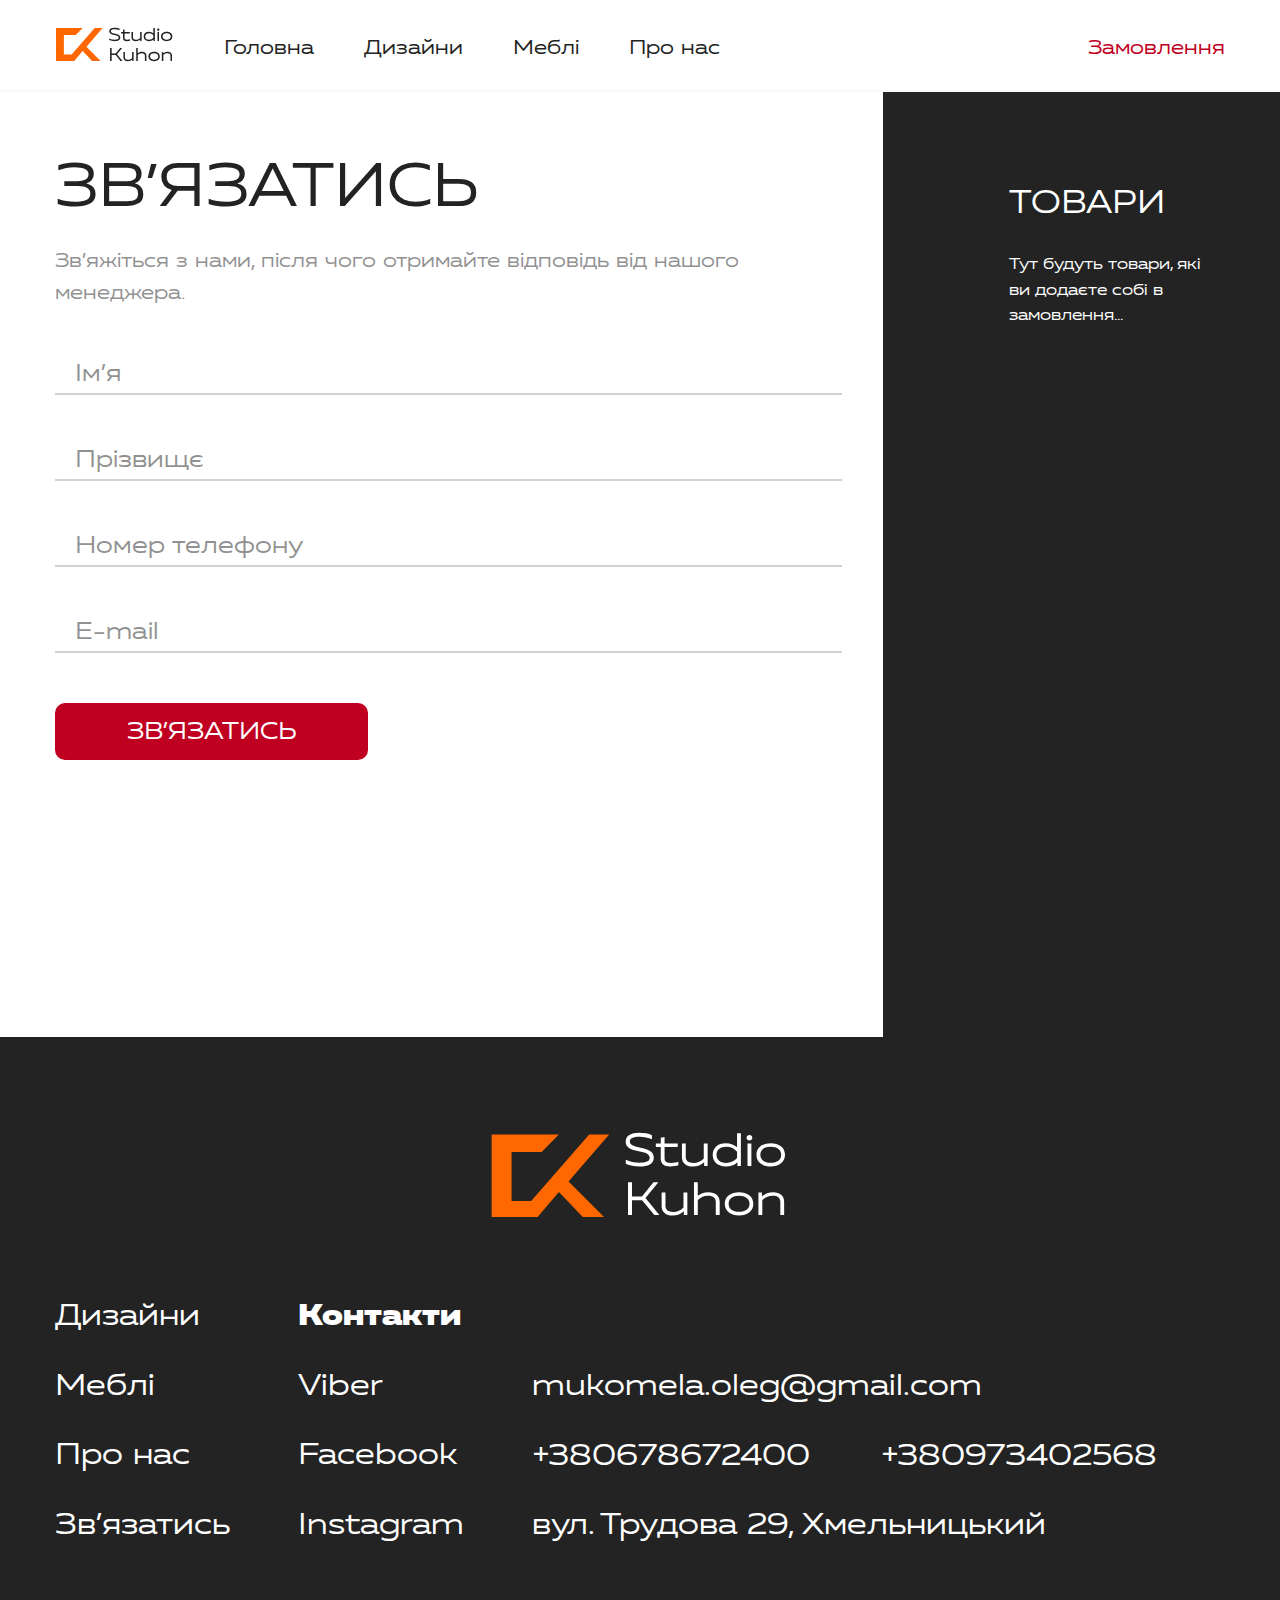
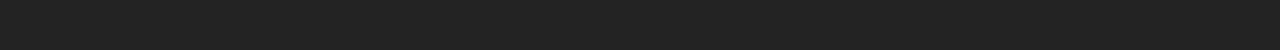
<file: contact.html>
<!DOCTYPE html>
<html lang="uk">

<head>
    <meta charset="UTF-8">
    <meta http-equiv="X-UA-Compatible" content="IE=edge">
    <meta name="viewport" content="width=device-width, initial-scale=1.0">
    <title>Studio Kuhon</title>
    <link rel="shortcut icon" href="favicon.ico" type="image/x-icon">
    <link rel="stylesheet" href="css/style.css">
    <link rel="stylesheet" media="screen and (color)" href="css/mobile.css">
</head>

<body>
    <div class="wrapper">
        <!-- ____________ header ____________ -->
            <header class="header">
                <div class="header__container">
                    <div class="header__body">
                        <a href="index.html" class="header__logo">
                            <img src="img/logo.svg" alt="StudioKuhon">
                        </a>
                        <div class="header__burger">
                            <span></span>
                        </div>
                        <div class="btn__order btn__order-mob">
                            <a href="#!" class="header__link btn-option">
                                <img src="img/icons/shopping-bag.png" alt="shopping-bag">
                            </a>
                        </div>
                        <nav class="header__menu">
                            <ul class="header__list">
                                <li>
                                    <a href="index.html" class="header__link">Головна</a>
                                </li>
                                <li>
                                    <a href="ready-design.html" class="header__link">Дизайни</a>
                                </li>
                                <li>
                                    <a href="ready-furniture.html" class="header__link">Меблі</a>
                                </li>
                                <li>
                                    <a href="about-us.html" class="header__link">Про нас</a>
                                </li>
                                <li class="btn__order btn__order-desk">
                                    <a href="#!" class="header__link btn-option">Замовлення</a>
                                </li>
                            </ul>
                        </nav>
                    </div>
                </div>
            </header>

        <main>
            <!-- ____________ window_basket ____________ -->
            <div class="option">
                <div class="option__box">
                    <div class="option__container">
                        <div class="option__basket">
                            <h2>моє Замовлення</h2>
                            <div class="option__wrapper">
                                <div class="option__slider dots_slick big-slider">
                                    <div class="option__slider-item">
                                        <div class="option__slider-img">
                                            <img src="img/8.jpg" alt="room">
                                        </div>
                                        <p>Товар “Назва назв...</p>
                                        <div class="option__price">
                                            <p>Ціна:</p>
                                            <p>2000 грн</p>
                                        </div>
                                    </div>
                                    <div class="option__slider-item">
                                        <div class="option__slider-img">
                                            <img src="img/8.jpg" alt="room">
                                        </div>
                                        <p>Товар “Назва назв...</p>
                                        <div class="option__price">
                                            <p>Ціна:</p>
                                            <p>2000 грн</p>
                                        </div>
                                    </div>
                                    <div class="option__slider-item">
                                        <div class="option__slider-img">
                                            <img src="img/6.jpg" alt="room">
                                        </div>
                                        <p>Товар “Назва назв...</p>
                                        <div class="option__price">
                                            <p>Ціна:</p>
                                            <p>2000 грн</p>
                                        </div>
                                    </div>
                                    <div class="option__slider-item">
                                        <div class="option__slider-img">
                                            <img src="img/6.jpg" alt="room">
                                        </div>
                                        <p>Товар “Назва назв...</p>
                                        <div class="option__price">
                                            <p>Ціна:</p>
                                            <p>2000 грн</p>
                                        </div>
                                    </div>
                                    <div class="option__slider-item">
                                        <div class="option__slider-img">
                                            <img src="img/6.jpg" alt="room">
                                        </div>
                                        <p>Товар “Назва назв...</p>
                                        <div class="option__price">
                                            <p>Ціна:</p>
                                            <p>2000 грн</p>
                                        </div>
                                    </div>
                                    <div class="option__slider-item">
                                        <div class="option__slider-img">
                                            <img src="img/6.jpg" alt="room">
                                        </div>
                                        <p>Товар “Назва назв...</p>
                                        <div class="option__price">
                                            <p>Ціна:</p>
                                            <p>2000 грн</p>
                                        </div>
                                    </div>
                                    <div class="option__slider-item">
                                        <div class="option__slider-img">
                                            <img src="img/6.jpg" alt="room">
                                        </div>
                                        <p>Товар “Назва назв...</p>
                                        <div class="option__price">
                                            <p>Ціна:</p>
                                            <p>2000 грн</p>
                                        </div>
                                    </div>
                                    <div class="option__slider-item">
                                        <div class="option__slider-img">
                                            <img src="img/6.jpg" alt="room">
                                        </div>
                                        <p>Товар “Назва назв...</p>
                                        <div class="option__price">
                                            <p>Ціна:</p>
                                            <p>2000 грн</p>
                                        </div>
                                    </div>
                                    <div class="option__slider-item">
                                        <div class="option__slider-img">
                                            <img src="img/6.jpg" alt="room">
                                        </div>
                                        <p>Товар “Назва назв...</p>
                                        <div class="option__price">
                                            <p>Ціна:</p>
                                            <p>2000 грн</p>
                                        </div>
                                    </div>
                                    <div class="option__slider-item">
                                        <div class="option__slider-img">
                                            <img src="img/6.jpg" alt="room">
                                        </div>
                                        <p>Товар “Назва назв...</p>
                                        <div class="option__price">
                                            <p>Ціна:</p>
                                            <p>2000 грн</p>
                                        </div>
                                    </div>
                                </div>
                                <div class="option__btn-touch">
                                    <a href="contact.html" class="btn__touch">Зв’язатись</a>
                                </div>
                            </div>
                        </div>
                    </div>
                </div>
                <div class="option__bg btn-option"></div>
            </div>

            <!-- ____________ s1_contact ____________ -->
            <section class="contact">
                <div class="contact__container">
                    <div class="contact__wrapper">
                        <h1 class="contact__title main-title">Зв’язатись</h1>
                        <p>Зв’яжіться з нами, після чого отримайте відповідь від нашого менеджера.</p>
                        <div class="contact__form">
                            <form action="#!">
                                <input type="text" required placeholder="Ім’я">
                                <input type="text" required placeholder="Прізвищє">
                                <input type="tel" id="phone" required placeholder="Номер телефону">
                                <input type="email" required placeholder="E-mail">
                                <button type="submit" class="contact__btn btn__touch">Зв’язатись</button>
                            </form>
                        </div>
                    </div>
                    <div class="contact__product">
                        <h2>Товари</h2>
                        <p>
                            Тут будуть товари, які ви додаєте собі в замовлення...
                        </p>
                    </div>
                </div>
            </section>
        </main>

        <!-- ____________ footer ____________ -->
        <footer class="footer">
            <div class="footer__container">
                <div class="footer__img">
                    <img src="img/logo-footer.svg" alt="logo-footer">
                </div>
                <div class="footer__wrapper">
                    <div class="footer__item footer__menu light-text">
                        <a href="ready-design.html">Дизайни</a>
                        <a href="ready-furniture.html">Меблі</a>
                        <a href="about-us.html">Про нас</a>
                        <a href="about-us.html">Зв’язатись</a>
                    </div>
                    <div class="footer__item footer__social light-text">
                        <h3 class="big-text">Контакти</h3>
                        <a href="#!">Viber</a>
                        <a href="#!">Facebook</a>
                        <a href="#!">Instagram</a>
                    </div>
                    <div class="footer__item light-text footer__contact">
                        <a href="mailto:mukomela.oleg@gmail.com">mukomela.oleg@gmail.com</a>
                        <div class="footer__tel">
                            <a href="tel:380678672400">+380678672400</a>
                            <a href="tel:380973402568">+380973402568</a>
                        </div>
                        <p>вул. Трудова 29, Хмельницький</p>
                    </div>
                </div>
            </div>
        </footer>
    </div>

    <script src="js/jquery-3.6.4.min.js"></script>
    <script src="js/slick.min.js"></script>
    <script src="js/maskphone.js"></script>
    <script src="js/script.js"></script>
</body>

</html>
</file>
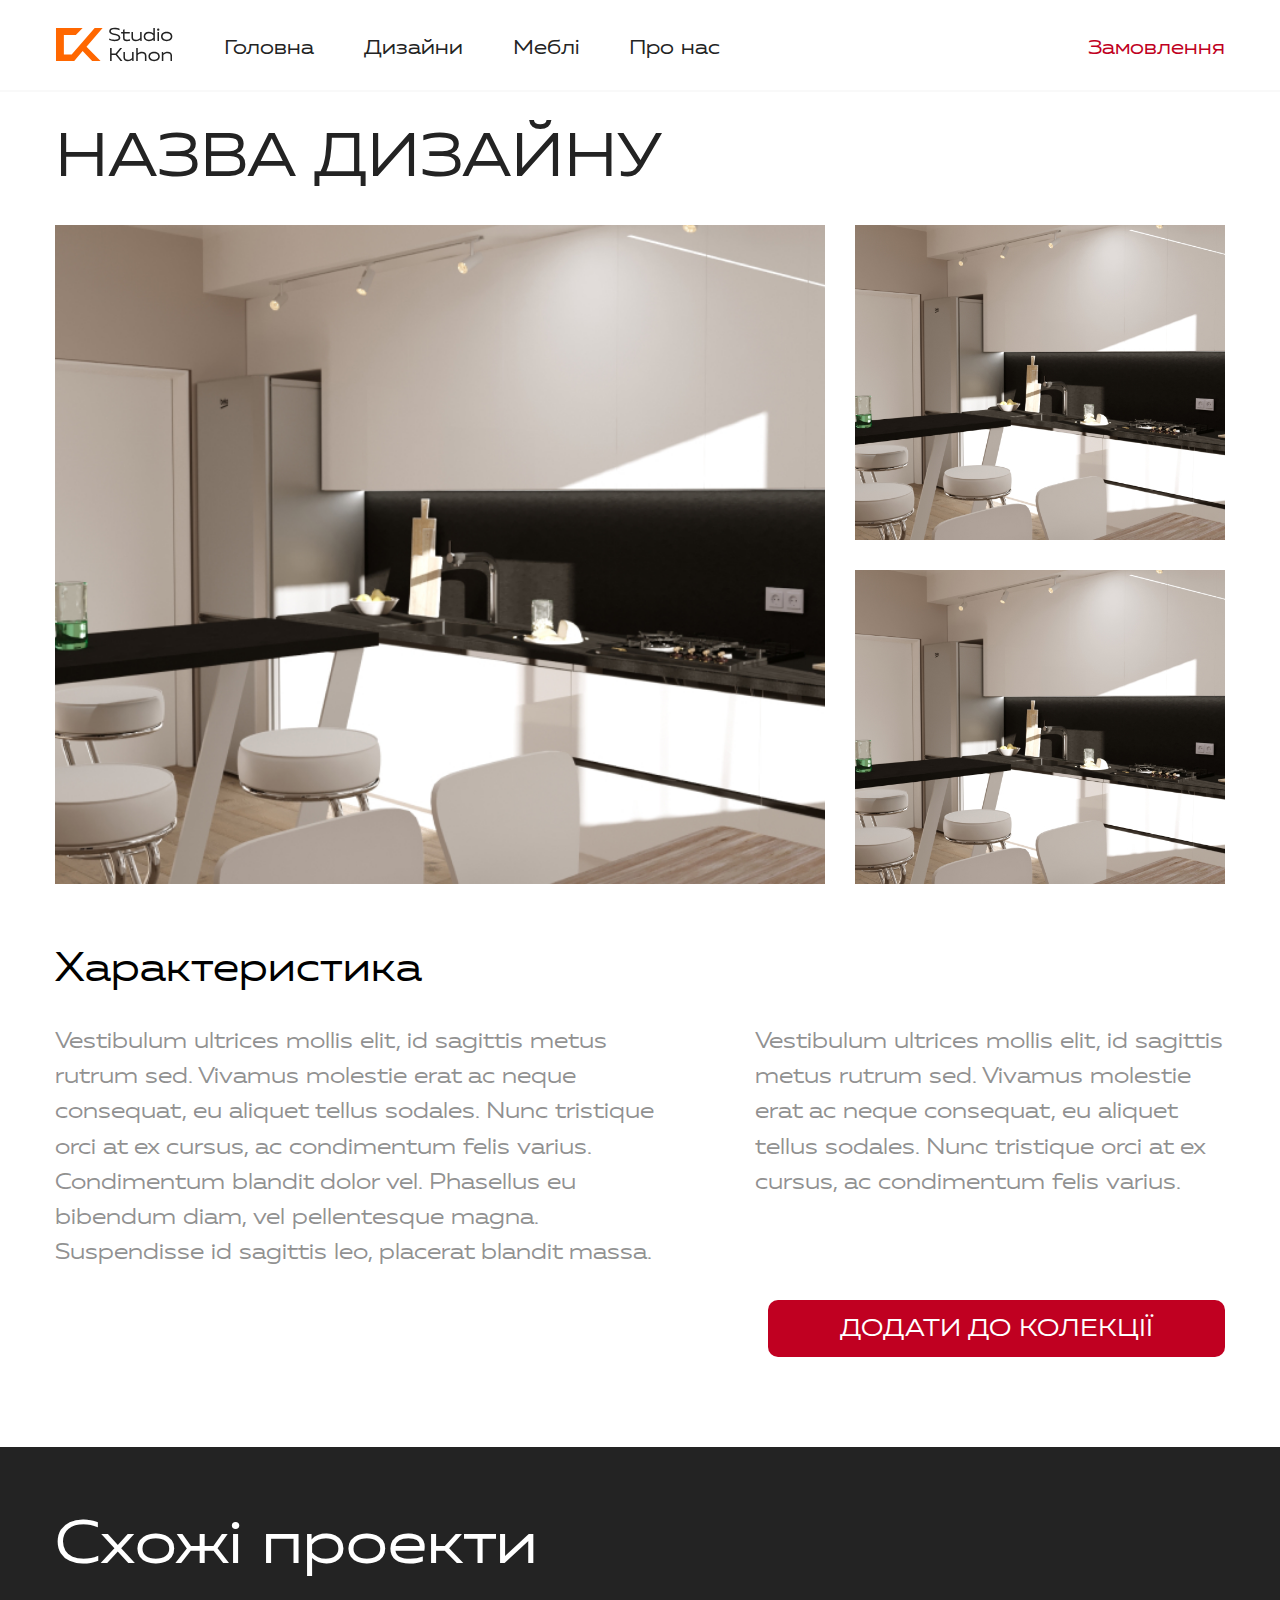
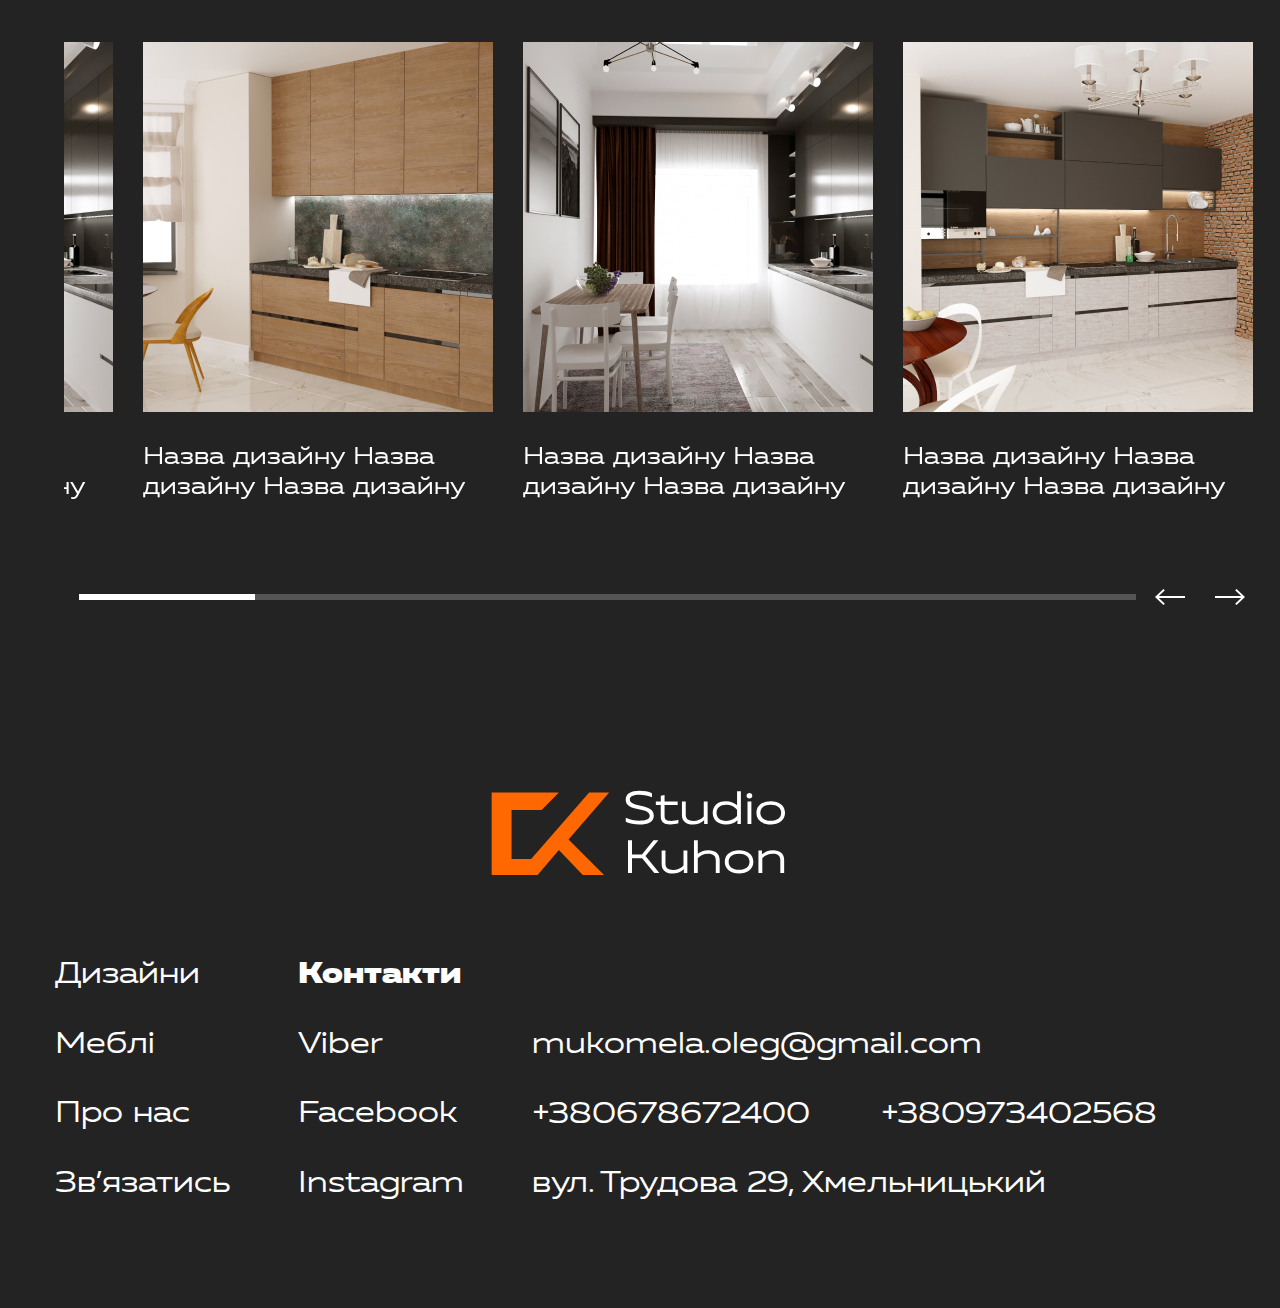
<file: name-design-service.html>
<!DOCTYPE html>
<html lang="uk">

<head>
    <meta charset="UTF-8">
    <meta http-equiv="X-UA-Compatible" content="IE=edge">
    <meta name="viewport" content="width=device-width, initial-scale=1.0">
    <title>Studio Kuhon</title>
    <link rel="shortcut icon" href="favicon.ico" type="image/x-icon">
    <link rel="stylesheet" href="css/style.css">
    <link rel="stylesheet" media="screen and (color)" href="css/mobile.css">
</head>

<body>
    <div class="wrapper">
        <!-- ____________ header ____________ -->
        <header class="header">
            <div class="header__container">
                <div class="header__body">
                    <a href="index.html" class="header__logo">
                        <img src="img/logo.svg" alt="StudioKuhon">
                    </a>
                    <div class="header__burger">
                        <span></span>
                    </div>
                    <div class="btn__order btn__order-mob">
                        <a href="#!" class="header__link btn-option">
                            <img src="img/icons/shopping-bag.png" alt="shopping-bag">
                        </a>
                    </div>
                    <nav class="header__menu">
                        <ul class="header__list">
                            <li>
                                <a href="index.html" class="header__link">Головна</a>
                            </li>
                            <li>
                                <a href="ready-design.html" class="header__link">Дизайни</a>
                            </li>
                            <li>
                                <a href="ready-furniture.html" class="header__link">Меблі</a>
                            </li>
                            <li>
                                <a href="about-us.html" class="header__link">Про нас</a>
                            </li>
                            <li class="btn__order btn__order-desk">
                                <a href="#!" class="header__link btn-option">Замовлення</a>
                            </li>
                        </ul>
                    </nav>
                </div>
            </div>
        </header>

        <main>
            <!-- ____________ window_basket ____________ -->
            <div class="option">
                <div class="option__box">
                    <div class="option__container">
                        <div class="option__basket">
                            <h2>моє Замовлення</h2>
                            <div class="option__wrapper">
                                <div class="option__slider dots_slick big-slider">
                                    <div class="option__slider-item">
                                        <div class="option__slider-img">
                                            <img src="img/8.jpg" alt="room">
                                        </div>
                                        <p>Товар “Назва назв...</p>
                                        <div class="option__price">
                                            <p>Ціна:</p>
                                            <p>2000 грн</p>
                                        </div>
                                    </div>
                                    <div class="option__slider-item">
                                        <div class="option__slider-img">
                                            <img src="img/8.jpg" alt="room">
                                        </div>
                                        <p>Товар “Назва назв...</p>
                                        <div class="option__price">
                                            <p>Ціна:</p>
                                            <p>2000 грн</p>
                                        </div>
                                    </div>
                                    <div class="option__slider-item">
                                        <div class="option__slider-img">
                                            <img src="img/6.jpg" alt="room">
                                        </div>
                                        <p>Товар “Назва назв...</p>
                                        <div class="option__price">
                                            <p>Ціна:</p>
                                            <p>2000 грн</p>
                                        </div>
                                    </div>
                                    <div class="option__slider-item">
                                        <div class="option__slider-img">
                                            <img src="img/6.jpg" alt="room">
                                        </div>
                                        <p>Товар “Назва назв...</p>
                                        <div class="option__price">
                                            <p>Ціна:</p>
                                            <p>2000 грн</p>
                                        </div>
                                    </div>
                                    <div class="option__slider-item">
                                        <div class="option__slider-img">
                                            <img src="img/6.jpg" alt="room">
                                        </div>
                                        <p>Товар “Назва назв...</p>
                                        <div class="option__price">
                                            <p>Ціна:</p>
                                            <p>2000 грн</p>
                                        </div>
                                    </div>
                                    <div class="option__slider-item">
                                        <div class="option__slider-img">
                                            <img src="img/6.jpg" alt="room">
                                        </div>
                                        <p>Товар “Назва назв...</p>
                                        <div class="option__price">
                                            <p>Ціна:</p>
                                            <p>2000 грн</p>
                                        </div>
                                    </div>
                                    <div class="option__slider-item">
                                        <div class="option__slider-img">
                                            <img src="img/6.jpg" alt="room">
                                        </div>
                                        <p>Товар “Назва назв...</p>
                                        <div class="option__price">
                                            <p>Ціна:</p>
                                            <p>2000 грн</p>
                                        </div>
                                    </div>
                                    <div class="option__slider-item">
                                        <div class="option__slider-img">
                                            <img src="img/6.jpg" alt="room">
                                        </div>
                                        <p>Товар “Назва назв...</p>
                                        <div class="option__price">
                                            <p>Ціна:</p>
                                            <p>2000 грн</p>
                                        </div>
                                    </div>
                                    <div class="option__slider-item">
                                        <div class="option__slider-img">
                                            <img src="img/6.jpg" alt="room">
                                        </div>
                                        <p>Товар “Назва назв...</p>
                                        <div class="option__price">
                                            <p>Ціна:</p>
                                            <p>2000 грн</p>
                                        </div>
                                    </div>
                                    <div class="option__slider-item">
                                        <div class="option__slider-img">
                                            <img src="img/6.jpg" alt="room">
                                        </div>
                                        <p>Товар “Назва назв...</p>
                                        <div class="option__price">
                                            <p>Ціна:</p>
                                            <p>2000 грн</p>
                                        </div>
                                    </div>
                                </div>
                                <div class="option__btn-touch">
                                    <a href="contact.html" class="btn__touch">Зв’язатись</a>
                                </div>
                            </div>
                        </div>
                    </div>
                </div>
                <div class="option__bg btn-option"></div>
            </div>
            
            <!-- ____________ s1_name-design-service ____________ -->
            <section class="name-design-service">
                <div class="name-design-service__container">
                    <h1 class="name-design-service__title about-us__title main-title">наЗВА Дизайну</h1>
                    <div class="name-design-service__imgs">
                        <div class="name-design-service__img big-img">
                            <img src="img/5.jpg" alt="room">
                        </div>
                        <div class="name-design-service__img">
                            <img src="img/5.jpg" alt="room">
                        </div>
                        <div class="name-design-service__img">
                            <img src="img/5.jpg" alt="room">
                        </div>
                    </div>
                    <div class="name-design-service__wrapper">
                        <h2>Характеристика</h2>
                        <div class="name-furniture">
                            <div class="name-design-service__info">
                                <p>
                                    Vestibulum ultrices mollis elit, id sagittis metus rutrum sed. Vivamus molestie erat
                                    ac neque consequat, eu aliquet tellus sodales. Nunc tristique orci at ex cursus, ac
                                    condimentum felis varius. Condimentum blandit dolor vel. Phasellus eu bibendum diam,
                                    vel pellentesque magna. Suspendisse id sagittis leo, placerat blandit massa.
                                </p>
                                <p>
                                    Vestibulum ultrices mollis elit, id sagittis metus rutrum sed. Vivamus molestie erat
                                    ac neque consequat, eu aliquet tellus sodales. Nunc tristique orci at ex cursus, ac
                                    condimentum felis varius.
                                </p>
                            </div>
                            <div class="design-service__btn">
                                <button type="submit" class="btn__touch">додати до колекції</button>
                            </div>
                        </div>
                    </div>
                </div>
            </section>

            <!-- _____________ s2_similar-projects ____________ -->
            <div class="similar-projects">
                <section class="review">
                    <div class="review__container">
                        <h2 class="review__title main-title light-text">Схожі проекти</h2>
                    </div>
                    <div class="variable-width dots_slick">
                        <a href="#!" class="similar-projects__slider-item">
                            <div class="similar-projects__slider-img">
                                <img src="img/6.jpg" alt="room-1">
                            </div>
                            <p>Назва дизайну Назва дизайну Назва дизайну</p>
                        </a>
                        <a href="#!" class="similar-projects__slider-item">
                            <div class="similar-projects__slider-img">
                                <img src="img/7.jpg" alt="room-1">
                            </div>
                            <p>Назва дизайну Назва дизайну Назва дизайну</p>
                        </a>
                        <a href="#!" class="similar-projects__slider-item">
                            <div class="similar-projects__slider-img">
                                <img src="img/8.jpg" alt="room-1">
                            </div>
                            <p>Назва дизайну Назва дизайну Назва дизайну</p>
                        </a>
                        <a href="#!" class="similar-projects__slider-item">
                            <div class="similar-projects__slider-img">
                                <img src="img/9.jpg" alt="room-1">
                            </div>
                            <p>Назва дизайну Назва дизайну Назва дизайну</p>
                        </a>
                        <a href="#!" class="similar-projects__slider-item">
                            <div class="similar-projects__slider-img">
                                <img src="img/6.jpg" alt="room-1">
                            </div>
                            <p>Назва дизайну Назва дизайну Назва дизайну</p>
                        </a>
                        <a href="#!" class="similar-projects__slider-item">
                            <div class="similar-projects__slider-img">
                                <img src="img/7.jpg" alt="room-1">
                            </div>
                            <p>Назва дизайну Назва дизайну Назва дизайну</p>
                        </a>
                    </div>
                </section>
            </div>
        </main>

        <!-- ____________ footer ____________ -->
        <footer class="footer">
            <div class="footer__container">
                <div class="footer__img">
                    <img src="img/logo-footer.svg" alt="logo-footer">
                </div>
                <div class="footer__wrapper">
                    <div class="footer__item footer__menu light-text">
                        <a href="ready-design.html">Дизайни</a>
                        <a href="ready-furniture.html">Меблі</a>
                        <a href="about-us.html">Про нас</a>
                        <a href="contact.html">Зв’язатись</a>
                    </div>
                    <div class="footer__item footer__social light-text">
                        <h3 class="big-text">Контакти</h3>
                        <a href="#!">Viber</a>
                        <a href="#!">Facebook</a>
                        <a href="#!">Instagram</a>
                    </div>
                    <div class="footer__item light-text footer__contact">
                        <a href="mailto:mukomela.oleg@gmail.com">mukomela.oleg@gmail.com</a>
                        <div class="footer__tel">
                            <a href="tel:380678672400">+380678672400</a>
                            <a href="tel:380973402568">+380973402568</a>
                        </div>
                        <p>вул. Трудова 29, Хмельницький</p>
                    </div>
                </div>
            </div>
        </footer>
    </div>

    <script src="js/jquery-3.6.4.min.js"></script>
    <script src="js/slick.min.js"></script>
    <script src="js/script.js"></script>
</body>

</html>
</file>
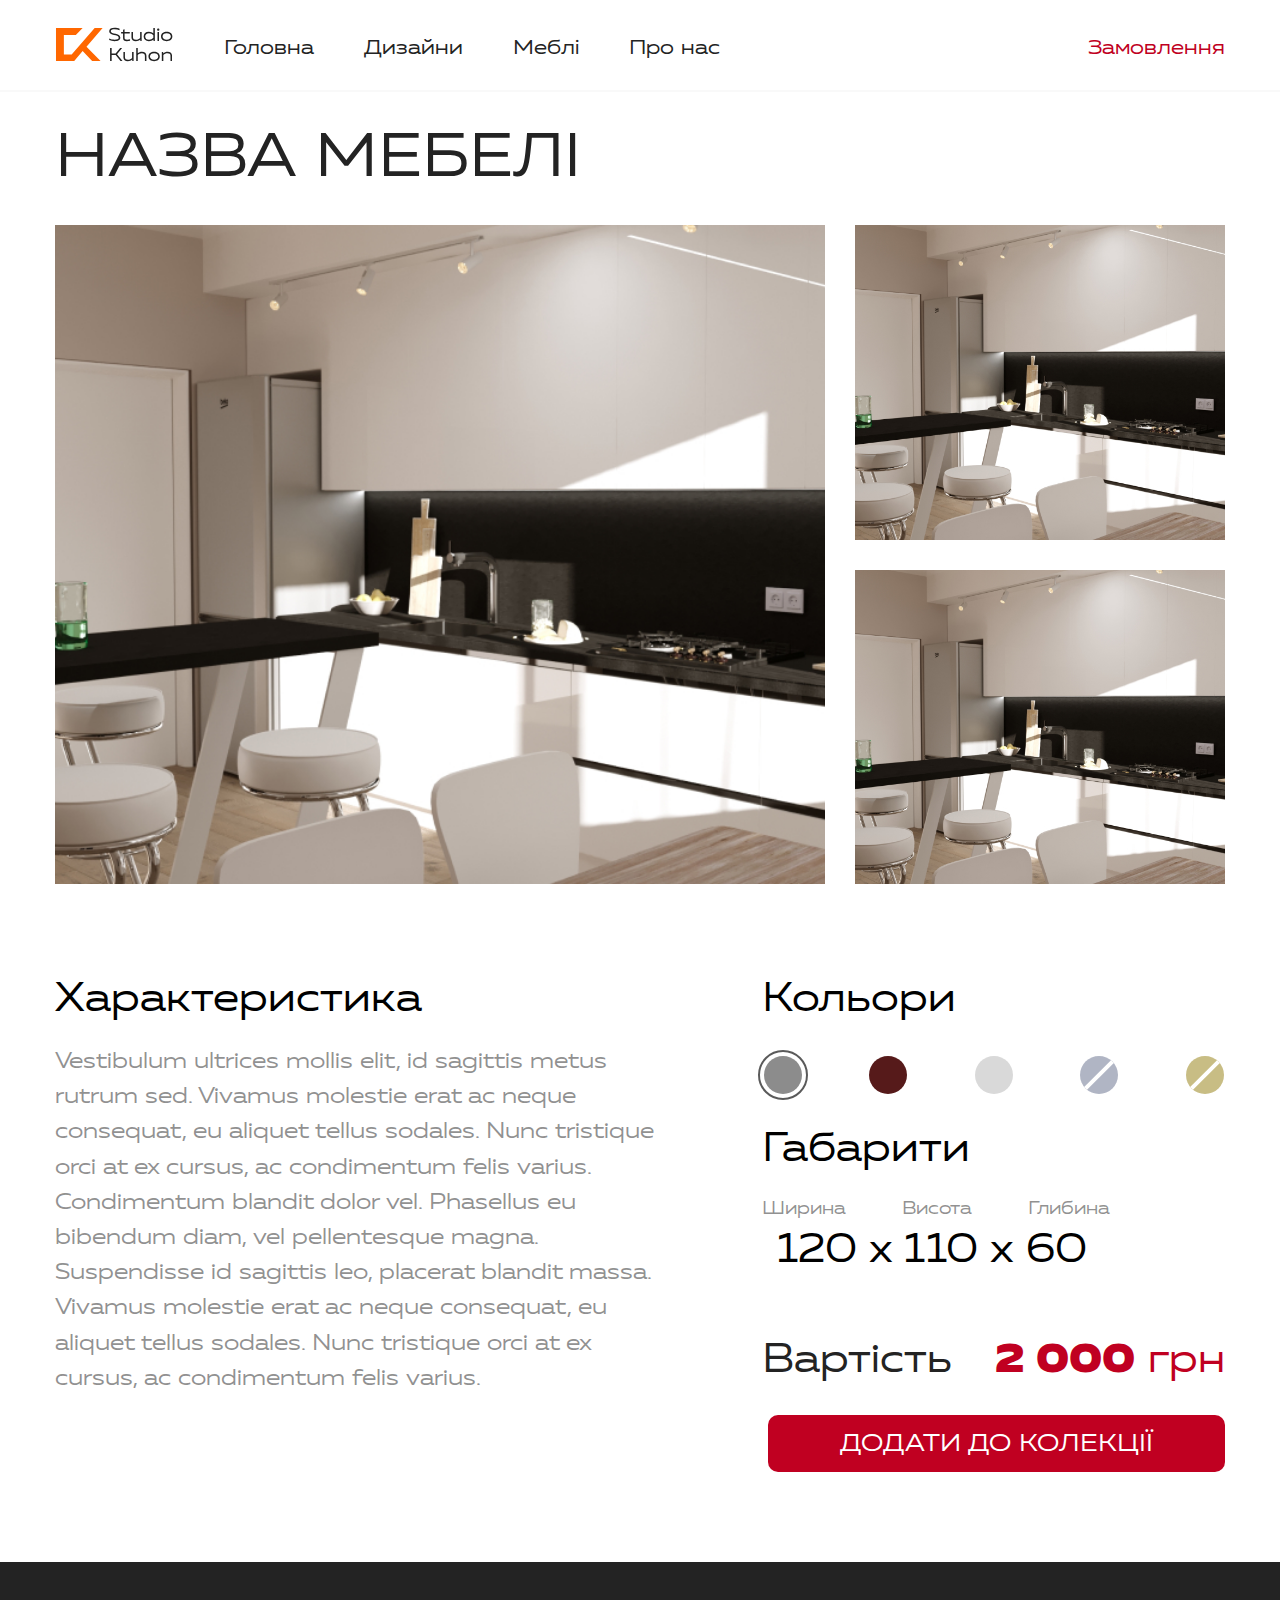
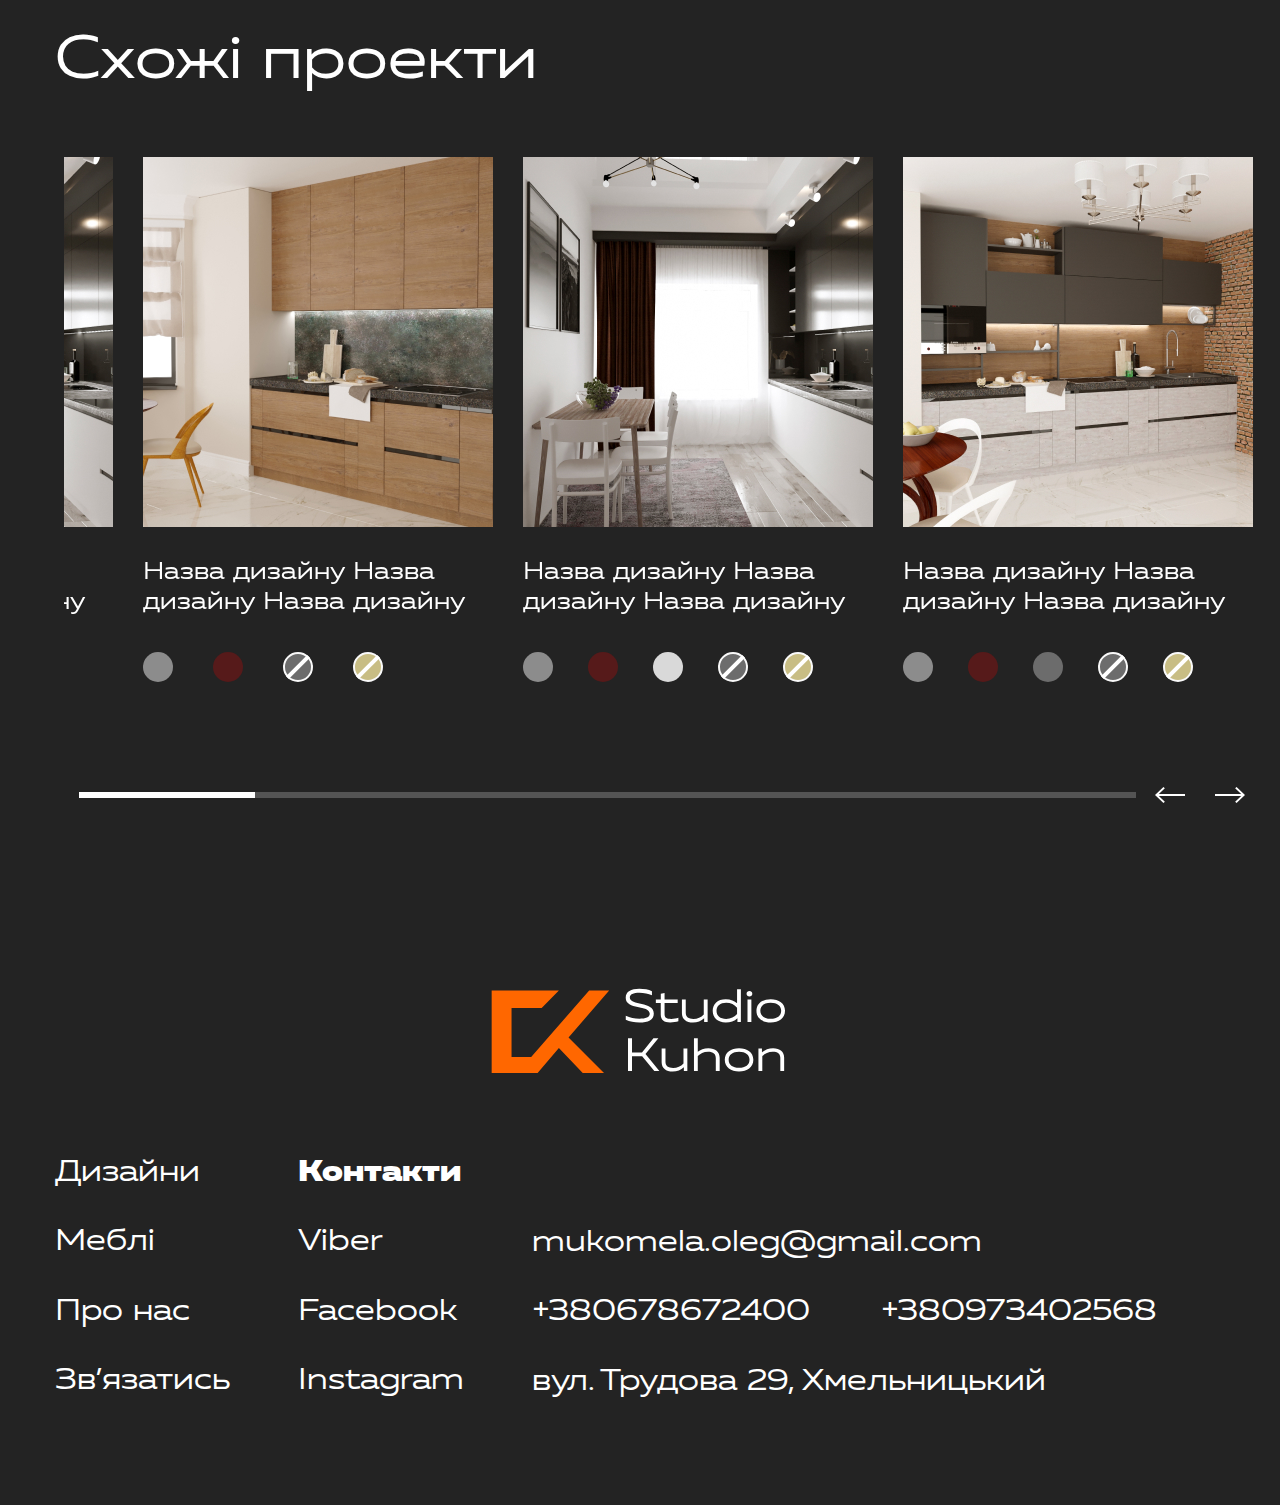
<file: name-furniture.html>
<!DOCTYPE html>
<html lang="uk">

<head>
    <meta charset="UTF-8">
    <meta http-equiv="X-UA-Compatible" content="IE=edge">
    <meta name="viewport" content="width=device-width, initial-scale=1.0">
    <title>Studio Kuhon</title>
    <link rel="shortcut icon" href="favicon.ico" type="image/x-icon">
    <link rel="stylesheet" href="css/style.css">
    <link rel="stylesheet" media="screen and (color)" href="css/mobile.css">
</head>

<body>
    <div class="wrapper">
        <!-- ____________ header ____________ -->
        <header class="header">
            <div class="header__container">
                <div class="header__body">
                    <a href="index.html" class="header__logo">
                        <img src="img/logo.svg" alt="StudioKuhon">
                    </a>
                    <div class="header__burger">
                        <span></span>
                    </div>
                    <div class="btn__order btn__order-mob">
                        <a href="#!" class="header__link btn-option">
                            <img src="img/icons/shopping-bag.png" alt="shopping-bag">
                        </a>
                    </div>
                    <nav class="header__menu">
                        <ul class="header__list">
                            <li>
                                <a href="index.html" class="header__link">Головна</a>
                            </li>
                            <li>
                                <a href="ready-design.html" class="header__link">Дизайни</a>
                            </li>
                            <li>
                                <a href="ready-furniture.html" class="header__link">Меблі</a>
                            </li>
                            <li>
                                <a href="about-us.html" class="header__link">Про нас</a>
                            </li>
                            <li class="btn__order btn__order-desk">
                                <a href="#!" class="header__link btn-option">Замовлення</a>
                            </li>
                        </ul>
                    </nav>
                </div>
            </div>
        </header>

        <main>
            <!-- ____________ window_basket ____________ -->
            <div class="option">
                <div class="option__box">
                    <div class="option__container">
                        <div class="option__basket">
                            <h2>моє Замовлення</h2>
                            <div class="option__wrapper">
                                <div class="option__slider dots_slick big-slider">
                                    <div class="option__slider-item">
                                        <div class="option__slider-img">
                                            <img src="img/8.jpg" alt="room">
                                        </div>
                                        <p>Товар “Назва назв...</p>
                                        <div class="option__price">
                                            <p>Ціна:</p>
                                            <p>2000 грн</p>
                                        </div>
                                    </div>
                                    <div class="option__slider-item">
                                        <div class="option__slider-img">
                                            <img src="img/8.jpg" alt="room">
                                        </div>
                                        <p>Товар “Назва назв...</p>
                                        <div class="option__price">
                                            <p>Ціна:</p>
                                            <p>2000 грн</p>
                                        </div>
                                    </div>
                                    <div class="option__slider-item">
                                        <div class="option__slider-img">
                                            <img src="img/6.jpg" alt="room">
                                        </div>
                                        <p>Товар “Назва назв...</p>
                                        <div class="option__price">
                                            <p>Ціна:</p>
                                            <p>2000 грн</p>
                                        </div>
                                    </div>
                                    <div class="option__slider-item">
                                        <div class="option__slider-img">
                                            <img src="img/6.jpg" alt="room">
                                        </div>
                                        <p>Товар “Назва назв...</p>
                                        <div class="option__price">
                                            <p>Ціна:</p>
                                            <p>2000 грн</p>
                                        </div>
                                    </div>
                                    <div class="option__slider-item">
                                        <div class="option__slider-img">
                                            <img src="img/6.jpg" alt="room">
                                        </div>
                                        <p>Товар “Назва назв...</p>
                                        <div class="option__price">
                                            <p>Ціна:</p>
                                            <p>2000 грн</p>
                                        </div>
                                    </div>
                                    <div class="option__slider-item">
                                        <div class="option__slider-img">
                                            <img src="img/6.jpg" alt="room">
                                        </div>
                                        <p>Товар “Назва назв...</p>
                                        <div class="option__price">
                                            <p>Ціна:</p>
                                            <p>2000 грн</p>
                                        </div>
                                    </div>
                                    <div class="option__slider-item">
                                        <div class="option__slider-img">
                                            <img src="img/6.jpg" alt="room">
                                        </div>
                                        <p>Товар “Назва назв...</p>
                                        <div class="option__price">
                                            <p>Ціна:</p>
                                            <p>2000 грн</p>
                                        </div>
                                    </div>
                                    <div class="option__slider-item">
                                        <div class="option__slider-img">
                                            <img src="img/6.jpg" alt="room">
                                        </div>
                                        <p>Товар “Назва назв...</p>
                                        <div class="option__price">
                                            <p>Ціна:</p>
                                            <p>2000 грн</p>
                                        </div>
                                    </div>
                                    <div class="option__slider-item">
                                        <div class="option__slider-img">
                                            <img src="img/6.jpg" alt="room">
                                        </div>
                                        <p>Товар “Назва назв...</p>
                                        <div class="option__price">
                                            <p>Ціна:</p>
                                            <p>2000 грн</p>
                                        </div>
                                    </div>
                                    <div class="option__slider-item">
                                        <div class="option__slider-img">
                                            <img src="img/6.jpg" alt="room">
                                        </div>
                                        <p>Товар “Назва назв...</p>
                                        <div class="option__price">
                                            <p>Ціна:</p>
                                            <p>2000 грн</p>
                                        </div>
                                    </div>
                                </div>
                                <div class="option__btn-touch">
                                    <a href="contact.html" class="btn__touch">Зв’язатись</a>
                                </div>
                            </div>
                        </div>
                    </div>
                </div>
                <div class="option__bg btn-option"></div>
            </div>
            <!-- ____________ s1_name-design-service ____________ -->
            <section class="name-design-service">
                <div class="name-design-service__container">
                    <h1 class="name-design-service__title about-us__title main-title">наЗВА Мебелі</h1>
                    <div class="name-design-service__imgs">
                        <div class="name-design-service__img big-img">
                            <img src="img/5.jpg" alt="room">
                        </div>
                        <div class="name-design-service__img">
                            <img src="img/5.jpg" alt="room">
                        </div>
                        <div class="name-design-service__img">
                            <img src="img/5.jpg" alt="room">
                        </div>
                    </div>
                    <div class="name-design-service__wrapper name-furniture__wrapper">
                        <div class="name-furniture__info name-design-service__info">
                            <h2>Характеристика</h2>
                            <p>
                                Vestibulum ultrices mollis elit, id sagittis metus rutrum sed. Vivamus molestie erat ac
                                neque consequat, eu aliquet tellus sodales. Nunc tristique orci at ex cursus, ac
                                condimentum felis varius. Condimentum blandit dolor vel. Phasellus eu bibendum diam, vel
                                pellentesque magna. Suspendisse id sagittis leo, placerat blandit massa. Vivamus
                                molestie erat ac neque consequat, eu aliquet tellus sodales. Nunc tristique orci at ex
                                cursus, ac condimentum felis varius.
                            </p>
                        </div>
                        <div class="name-furniture__choice">
                            <form action="#!">
                                <h2>Кольори</h2>
                                <div class="radio__btn">
                                    <div class="form_radio form_radio-1">
                                        <input id="radio-1" type="radio" name="radio" value="1" checked>
                                        <label for="radio-1"></label>
                                    </div>
                                    <div class="form_radio form_radio-2">
                                        <input id="radio-2" type="radio" name="radio" value="2">
                                        <label for="radio-2"></label>
                                    </div>
                                    <div class="form_radio form_radio-3">
                                        <input id="radio-3" type="radio" name="radio" value="3">
                                        <label for="radio-3"></label>
                                    </div>
                                    <div class="form_radio form_radio-4">
                                        <input id="radio-4" type="radio" name="radio" value="4" disabled>
                                        <label for="radio-4"></label>
                                    </div>
                                    <div class="form_radio form_radio-5">
                                        <input id="radio-5" type="radio" name="radio" value="5" disabled>
                                        <label for="radio-5"></label>
                                    </div>
                                </div>
                                <h2>Габарити</h2>
                                <div class="size-product">
                                    <div class="size">
                                        <span>Ширина</span> <span>Висота</span> <span>Глибина</span>
                                    </div>
                                    <div class="number-size">
                                        <span>120</span> х <span>110</span> х <span>60</span>
                                    </div>
                                </div>
                                <div class="price">
                                    Вартість <span>2 000</span> <span>грн</span>
                                </div>
                                <div class="name-furniture__btn">
                                    <button type="submit" class="btn__touch">додати до колекції</button>
                                </div>
                            </form>
                        </div>
                    </div>
                </div>
            </section>

            <!-- _____________ s2_similar-projects ____________ -->
            <section class="similar-projects">
                <div class="review">
                    <div class="review__container">
                        <h2 class="review__title main-title light-text">Схожі проекти</h2>
                    </div>
                    <div class="variable-width dots_slick">
                        <div class="similar-projects__slider-item">
                            <a href="#!" class="similar-projects__slider-img">
                                <img src="img/6.jpg" alt="room-1">
                            </a>
                            <p>Назва дизайну Назва дизайну Назва дизайну</p>
                            <div class="radio__btn">
                                <div class="form_radio form_radio-1">
                                    <input id="radio-6" type="radio" name="radio-1" value="6" checked>
                                    <label for="radio-6"></label>
                                </div>
                                <div class="form_radio form_radio-2">
                                    <input id="radio-7" type="radio" name="radio-1" value="7">
                                    <label for="radio-7"></label>
                                </div>
                                <div class="form_radio form_radio-4">
                                    <input id="radio-8" type="radio" name="radio-1" value="8" disabled>
                                    <label for="radio-8"></label>
                                </div>
                                <div class="form_radio form_radio-5">
                                    <input id="radio-9" type="radio" name="radio-1" value="9" disabled>
                                    <label for="radio-9"></label>
                                </div>
                            </div>
                        </div>
                        <div class="similar-projects__slider-item">
                            <a href="#!" class="similar-projects__slider-img">
                                <img src="img/7.jpg" alt="room-1">
                            </a>
                            <p>Назва дизайну Назва дизайну Назва дизайну</p>
                            <div class="radio__btn">
                                <div class="form_radio form_radio-1">
                                    <input id="radio-10" type="radio" name="radio-2" value="10" checked>
                                    <label for="radio-10"></label>
                                </div>
                                <div class="form_radio form_radio-2">
                                    <input id="radio-11" type="radio" name="radio-2" value="11">
                                    <label for="radio-11"></label>
                                </div>
                                <div class="form_radio form_radio-3">
                                    <input id="radio-12" type="radio" name="radio-2" value="12">
                                    <label for="radio-12"></label>
                                </div>
                                <div class="form_radio form_radio-4">
                                    <input id="radio-13" type="radio" name="radio-2" value="13" disabled>
                                    <label for="radio-13"></label>
                                </div>
                                <div class="form_radio form_radio-5">
                                    <input id="radio-14" type="radio" name="radio-2" value="14" disabled>
                                    <label for="radio-14"></label>
                                </div>
                            </div>
                        </div>
                        <div class="similar-projects__slider-item">
                            <a href="#!" class="similar-projects__slider-img">
                                <img src="img/8.jpg" alt="room-1">
                            </a>
                            <p>Назва дизайну Назва дизайну Назва дизайну</p>
                            <div class="radio__btn">
                                <div class="form_radio form_radio-1">
                                    <input id="radio-15" type="radio" name="radio-3" value="15" checked>
                                    <label for="radio-15"></label>
                                </div>
                                <div class="form_radio form_radio-2">
                                    <input id="radio-16" type="radio" name="radio-3" value="16">
                                    <label for="radio-16"></label>
                                </div>
                                <div class="form_radio form_radio-4">
                                    <input id="radio-17" type="radio" name="radio-3" value="17">
                                    <label for="radio-17"></label>
                                </div>
                                <div class="form_radio form_radio-4">
                                    <input id="radio-18" type="radio" name="radio-3" value="18" disabled>
                                    <label for="radio-18"></label>
                                </div>
                                <div class="form_radio form_radio-5">
                                    <input id="radio-19" type="radio" name="radio-3" value="19" disabled>
                                    <label for="radio-19"></label>
                                </div>
                            </div>
                        </div>
                        <div class="similar-projects__slider-item">
                            <a href="#!" class="similar-projects__slider-img">
                                <img src="img/9.jpg" alt="room-1">
                            </a>
                            <p>Назва дизайну Назва дизайну Назва дизайну</p>
                            <div class="radio__btn">
                                <div class="form_radio form_radio-1">
                                    <input id="radio-20" type="radio" name="radio-4" value="20" checked>
                                    <label for="radio-20"></label>
                                </div>
                                <div class="form_radio form_radio-2">
                                    <input id="radio-21" type="radio" name="radio-4" value="21">
                                    <label for="radio-21"></label>
                                </div>
                                <div class="form_radio form_radio-3">
                                    <input id="radio-22" type="radio" name="radio-4" value="22">
                                    <label for="radio-22"></label>
                                </div>
                                <div class="form_radio form_radio-4">
                                    <input id="radio-23" type="radio" name="radio-4" value="23" disabled>
                                    <label for="radio-23"></label>
                                </div>
                                <div class="form_radio form_radio-5">
                                    <input id="radio-24" type="radio" name="radio-4" value="24" disabled>
                                    <label for="radio-24"></label>
                                </div>
                            </div>
                        </div>
                        <div class="similar-projects__slider-item">
                            <a href="#!" class="similar-projects__slider-img">
                                <img src="img/6.jpg" alt="room-1">
                            </a>
                            <p>Назва дизайну Назва дизайну Назва дизайну</p>
                            <div class="radio__btn">
                                <div class="form_radio form_radio-1">
                                    <input id="radio-25" type="radio" name="radio-5" value="25" checked>
                                    <label for="radio-25"></label>
                                </div>
                                <div class="form_radio form_radio-2">
                                    <input id="radio-26" type="radio" name="radio-5" value="26">
                                    <label for="radio-26"></label>
                                </div>
                                <div class="form_radio form_radio-3">
                                    <input id="radio-27" type="radio" name="radio-5" value="27">
                                    <label for="radio-27"></label>
                                </div>
                                <div class="form_radio form_radio-4">
                                    <input id="radio-28" type="radio" name="radio-5" value="28" disabled>
                                    <label for="radio-28"></label>
                                </div>
                                <div class="form_radio form_radio-5">
                                    <input id="radio-29" type="radio" name="radio-5" value="29" disabled>
                                    <label for="radio-29"></label>
                                </div>
                            </div>
                        </div>
                        <div class="similar-projects__slider-item">
                            <a href="#!" class="similar-projects__slider-img">
                                <img src="img/7.jpg" alt="room-1">
                            </a>
                            <p>Назва дизайну Назва дизайну Назва дизайну</p>
                            <div class="radio__btn">
                                <div class="form_radio form_radio-1">
                                    <input id="radio-30" type="radio" name="radio-6" value="30" checked>
                                    <label for="radio-30"></label>
                                </div>
                                <div class="form_radio form_radio-3">
                                    <input id="radio-31" type="radio" name="radio-6" value="31">
                                    <label for="radio-31"></label>
                                </div>
                                <div class="form_radio form_radio-5">
                                    <input id="radio-32" type="radio" name="radio-6" value="32" disabled>
                                    <label for="radio-32"></label>
                                </div>
                            </div>
                        </div>
                    </div>
                </div>
            </section>
        </main>

        <!-- ____________ footer ____________ -->
        <footer class="footer">
            <div class="footer__container">
                <div class="footer__img">
                    <img src="img/logo-footer.svg" alt="logo-footer">
                </div>
                <div class="footer__wrapper">
                    <div class="footer__item footer__menu light-text">
                        <a href="ready-design.html">Дизайни</a>
                        <a href="ready-furniture.html">Меблі</a>
                        <a href="about-us.html">Про нас</a>
                        <a href="contact.html">Зв’язатись</a>
                    </div>
                    <div class="footer__item footer__social light-text">
                        <h3 class="big-text">Контакти</h3>
                        <a href="#!">Viber</a>
                        <a href="#!">Facebook</a>
                        <a href="#!">Instagram</a>
                    </div>
                    <div class="footer__item light-text footer__contact">
                        <a href="mailto:mukomela.oleg@gmail.com">mukomela.oleg@gmail.com</a>
                        <div class="footer__tel">
                            <a href="tel:380678672400">+380678672400</a>
                            <a href="tel:380973402568">+380973402568</a>
                        </div>
                        <p>вул. Трудова 29, Хмельницький</p>
                    </div>
                </div>
            </div>
        </footer>
    </div>

    <script src="js/jquery-3.6.4.min.js"></script>
    <script src="js/slick.min.js"></script>
    <script src="js/script.js"></script>
</body>

</html>
</file>
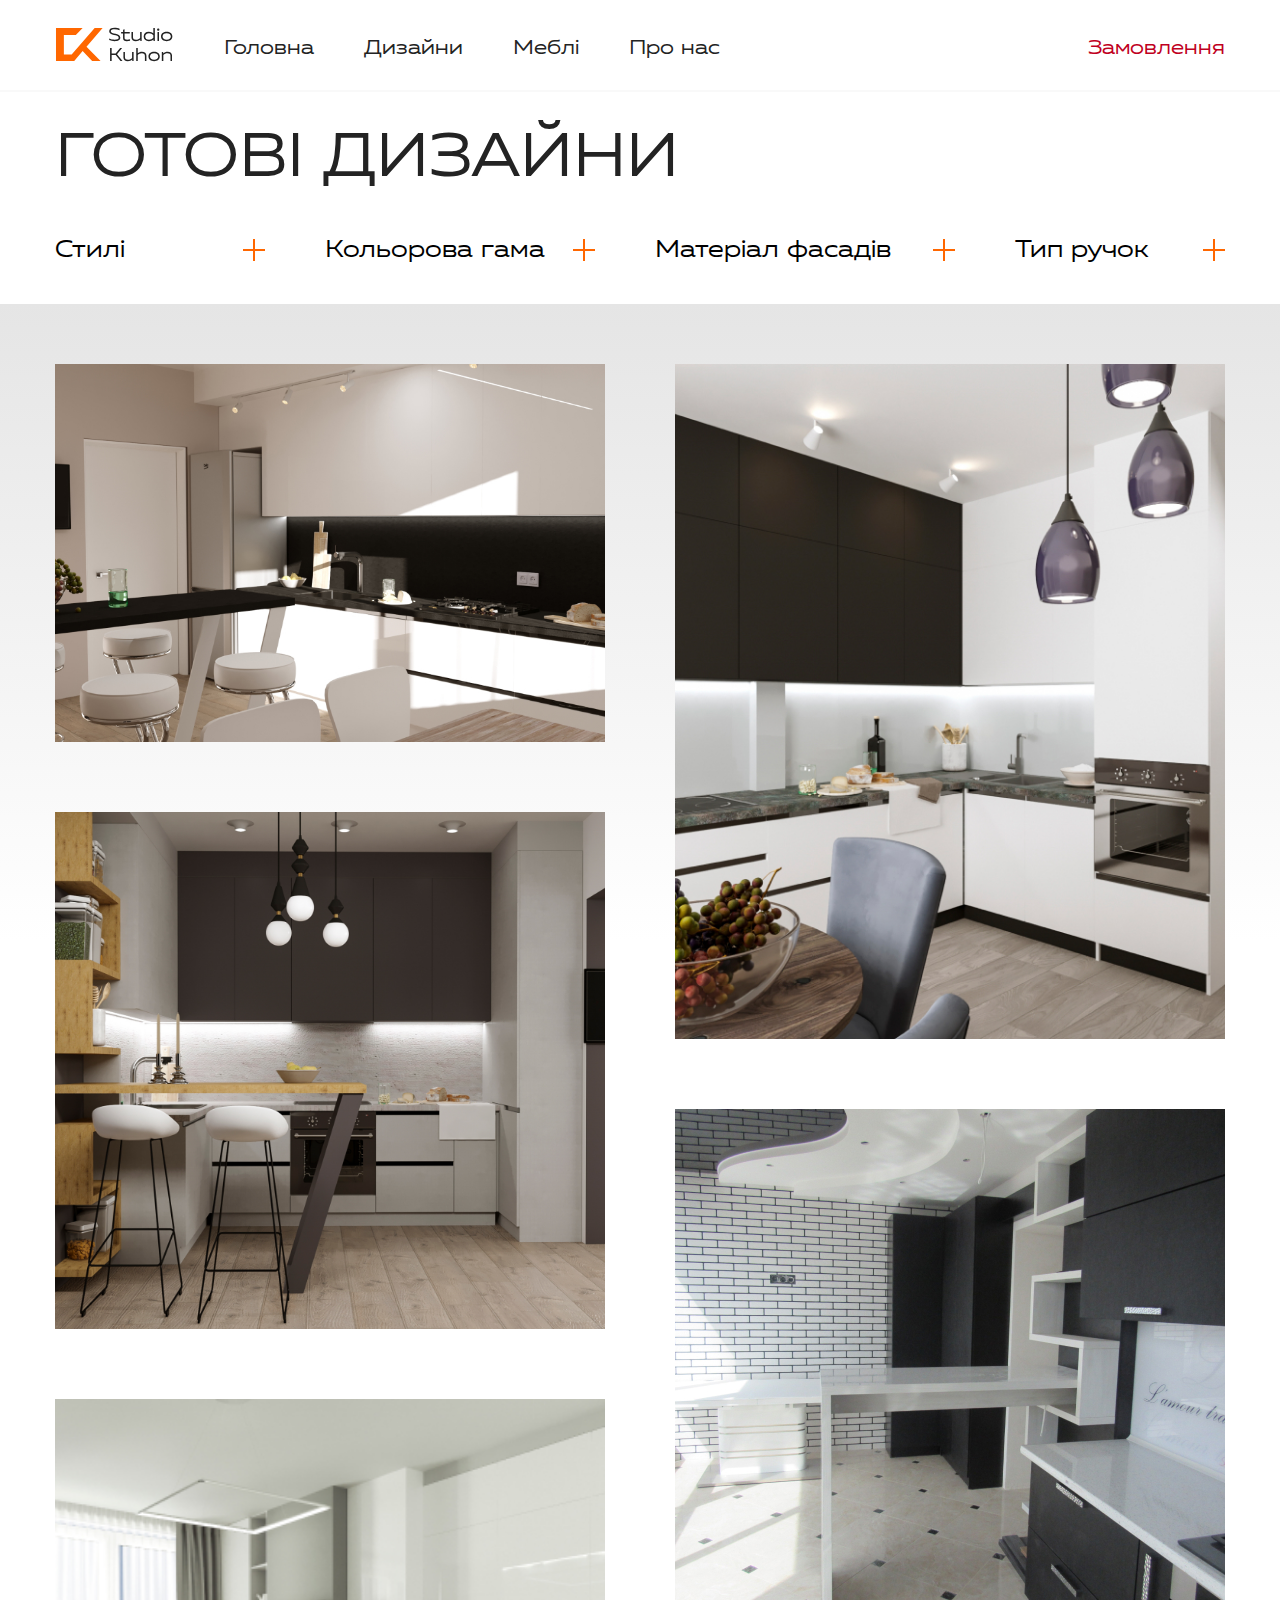
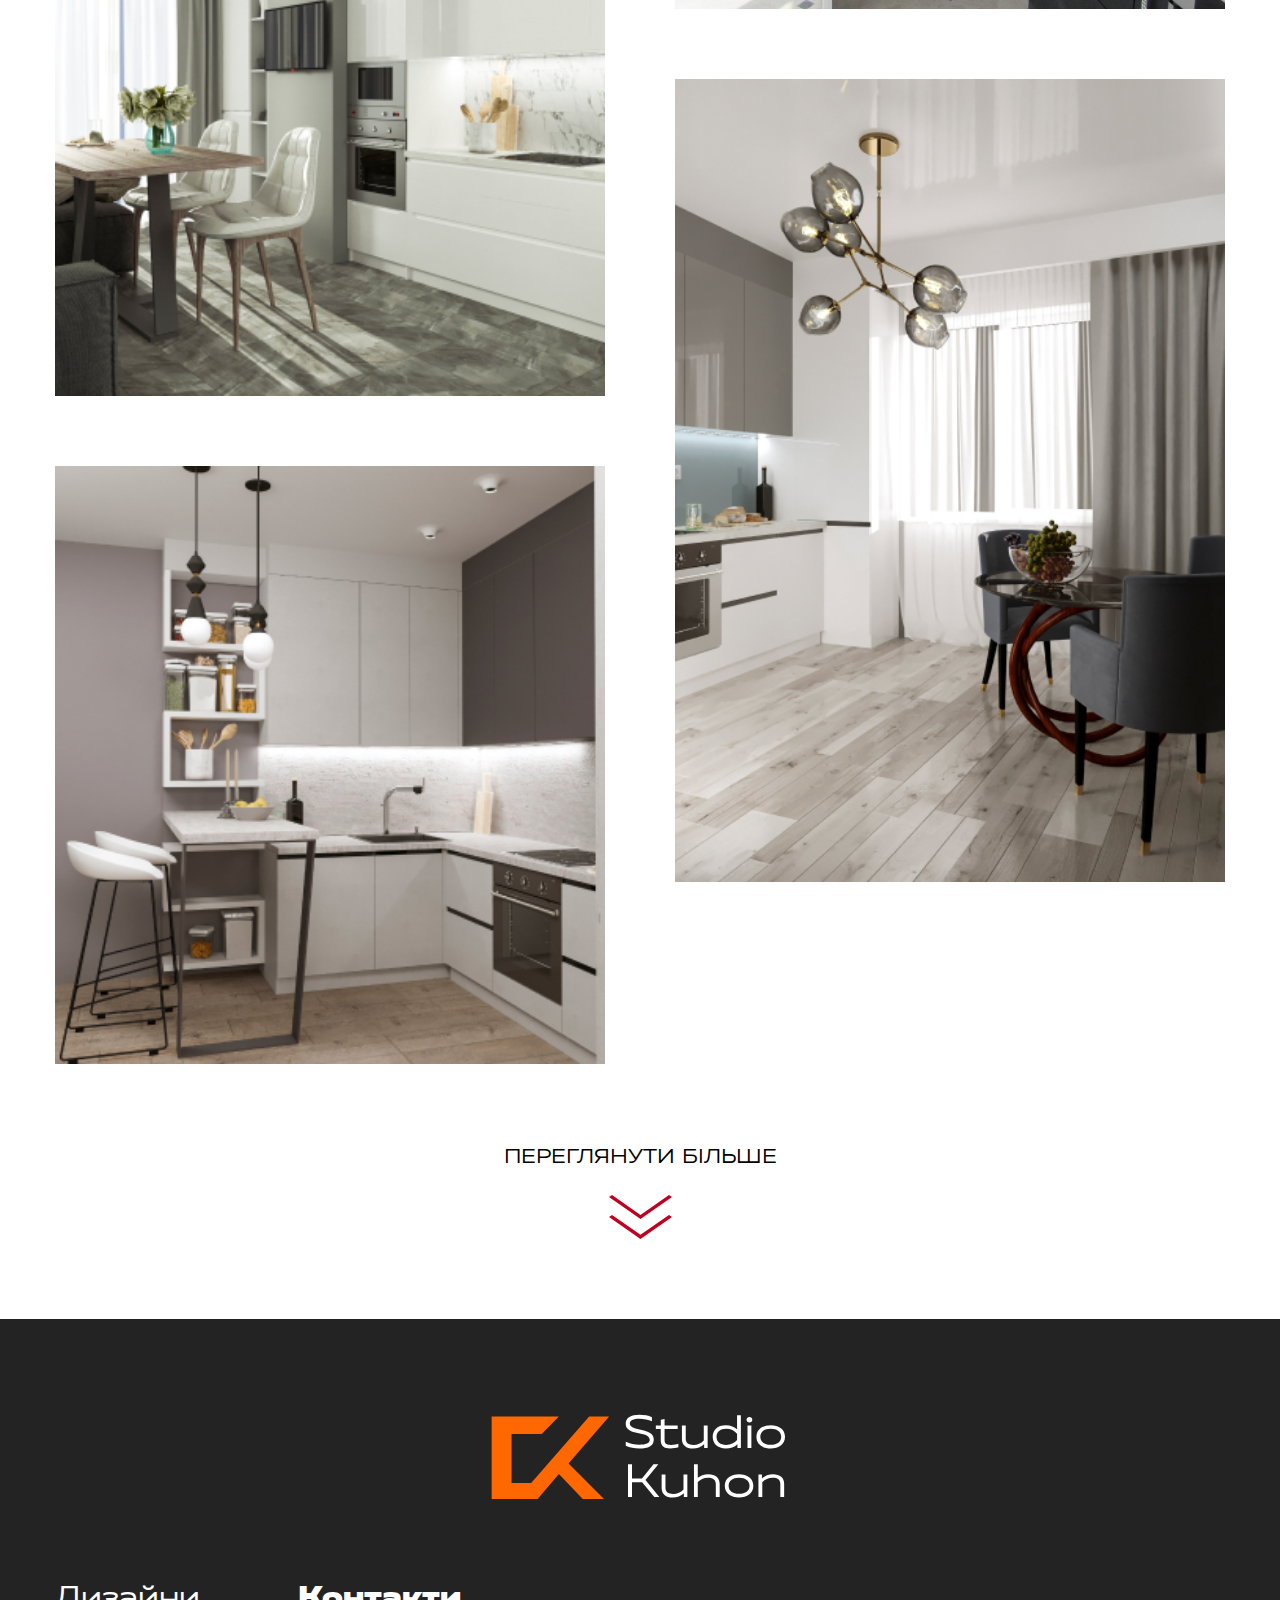
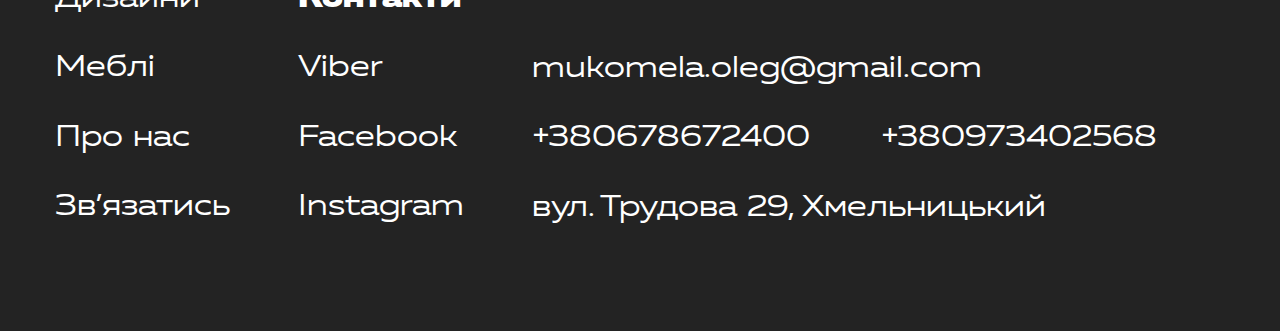
<file: ready-design.html>
<!DOCTYPE html>
<html lang="uk">

<head>
    <meta charset="UTF-8">
    <meta http-equiv="X-UA-Compatible" content="IE=edge">
    <meta name="viewport" content="width=device-width, initial-scale=1.0">
    <title>Studio Kuhon</title>
    <link rel="shortcut icon" href="favicon.ico" type="image/x-icon">
    <link rel="stylesheet" href="css/style.css">
    <link rel="stylesheet" media="screen and (color)" href="css/mobile.css">
</head>

<body>
    <div class="wrapper">
        <!-- ____________ header ____________ -->
        <header class="header">
            <div class="header__container">
                <div class="header__body">
                    <a href="index.html" class="header__logo">
                        <img src="img/logo.svg" alt="StudioKuhon">
                    </a>
                    <div class="header__burger">
                        <span></span>
                    </div>
                    <div class="btn__order btn__order-mob">
                        <a href="#!" class="header__link btn-option">
                            <img src="img/icons/shopping-bag.png" alt="shopping-bag">
                        </a>
                    </div>
                    <nav class="header__menu">
                        <ul class="header__list">
                            <li>
                                <a href="index.html" class="header__link">Головна</a>
                            </li>
                            <li>
                                <a href="ready-design.html" class="header__link">Дизайни</a>
                            </li>
                            <li>
                                <a href="ready-furniture.html" class="header__link">Меблі</a>
                            </li>
                            <li>
                                <a href="about-us.html" class="header__link">Про нас</a>
                            </li>
                            <li class="btn__order btn__order-desk">
                                <a href="#!" class="header__link btn-option">Замовлення</a>
                            </li>
                        </ul>
                    </nav>
                </div>
            </div>
        </header>

        <main>
            <!-- ____________ window_basket ____________ -->
            <div class="option">
                <div class="option__box">
                    <div class="option__container">
                        <div class="option__basket">
                            <h2>моє Замовлення</h2>
                            <div class="option__wrapper">
                                <div class="option__slider dots_slick big-slider">
                                    <div class="option__slider-item">
                                        <div class="option__slider-img">
                                            <img src="img/8.jpg" alt="room">
                                        </div>
                                        <p>Товар “Назва назв...</p>
                                        <div class="option__price">
                                            <p>Ціна:</p>
                                            <p>2000 грн</p>
                                        </div>
                                    </div>
                                    <div class="option__slider-item">
                                        <div class="option__slider-img">
                                            <img src="img/8.jpg" alt="room">
                                        </div>
                                        <p>Товар “Назва назв...</p>
                                        <div class="option__price">
                                            <p>Ціна:</p>
                                            <p>2000 грн</p>
                                        </div>
                                    </div>
                                    <div class="option__slider-item">
                                        <div class="option__slider-img">
                                            <img src="img/6.jpg" alt="room">
                                        </div>
                                        <p>Товар “Назва назв...</p>
                                        <div class="option__price">
                                            <p>Ціна:</p>
                                            <p>2000 грн</p>
                                        </div>
                                    </div>
                                    <div class="option__slider-item">
                                        <div class="option__slider-img">
                                            <img src="img/6.jpg" alt="room">
                                        </div>
                                        <p>Товар “Назва назв...</p>
                                        <div class="option__price">
                                            <p>Ціна:</p>
                                            <p>2000 грн</p>
                                        </div>
                                    </div>
                                    <div class="option__slider-item">
                                        <div class="option__slider-img">
                                            <img src="img/6.jpg" alt="room">
                                        </div>
                                        <p>Товар “Назва назв...</p>
                                        <div class="option__price">
                                            <p>Ціна:</p>
                                            <p>2000 грн</p>
                                        </div>
                                    </div>
                                    <div class="option__slider-item">
                                        <div class="option__slider-img">
                                            <img src="img/6.jpg" alt="room">
                                        </div>
                                        <p>Товар “Назва назв...</p>
                                        <div class="option__price">
                                            <p>Ціна:</p>
                                            <p>2000 грн</p>
                                        </div>
                                    </div>
                                    <div class="option__slider-item">
                                        <div class="option__slider-img">
                                            <img src="img/6.jpg" alt="room">
                                        </div>
                                        <p>Товар “Назва назв...</p>
                                        <div class="option__price">
                                            <p>Ціна:</p>
                                            <p>2000 грн</p>
                                        </div>
                                    </div>
                                    <div class="option__slider-item">
                                        <div class="option__slider-img">
                                            <img src="img/6.jpg" alt="room">
                                        </div>
                                        <p>Товар “Назва назв...</p>
                                        <div class="option__price">
                                            <p>Ціна:</p>
                                            <p>2000 грн</p>
                                        </div>
                                    </div>
                                    <div class="option__slider-item">
                                        <div class="option__slider-img">
                                            <img src="img/6.jpg" alt="room">
                                        </div>
                                        <p>Товар “Назва назв...</p>
                                        <div class="option__price">
                                            <p>Ціна:</p>
                                            <p>2000 грн</p>
                                        </div>
                                    </div>
                                    <div class="option__slider-item">
                                        <div class="option__slider-img">
                                            <img src="img/6.jpg" alt="room">
                                        </div>
                                        <p>Товар “Назва назв...</p>
                                        <div class="option__price">
                                            <p>Ціна:</p>
                                            <p>2000 грн</p>
                                        </div>
                                    </div>
                                </div>
                                <div class="option__btn-touch">
                                    <a href="contact.html" class="btn__touch">Зв’язатись</a>
                                </div>
                            </div>
                        </div>
                    </div>
                </div>
                <div class="option__bg btn-option"></div>
            </div>

<!-- __________________________________________________ page_ready-design __________________________________________________________________________________________  -->
            <section class="ready-design">
                <div class="ready-design__container">
                    <div class="ready-design__choice">
                        <h1 class="ready-design__title main-title">Готові дизайни</h1>
                        <div class="btns-sorting">
                            <button class="btn-sorting">Стилі</button>
                            <button class="btn-sorting">Кольорова гама</button>
                            <button class="btn-sorting">Матеріал фасадів</button>
                            <button class="btn-sorting">Тип ручок</button>
                        </div>
                        <div class="design-sorting">
                            <ul class="show-sorting">
                                <li class="show-sorting__item">
                                    <input type="checkbox" class="custom-checkbox" id="loft" name="loft" value="1">
                                    <label for="loft" class="style-label custom-checkbox-label-1">Loft</label>
                                </li>
                                <li class="show-sorting__item">
                                    <input type="checkbox" class="custom-checkbox" id="bachelor" name="bachelor"
                                        value="2">
                                    <label for="bachelor" class="style-label custom-checkbox-label-2">Bachelor</label>
                                </li>
                                <li class="show-sorting__item">
                                    <input type="checkbox" class="custom-checkbox" id="provence" name="provence"
                                        value="3">
                                    <label for="provence" class="style-label custom-checkbox-label-3">Provence</label>
                                </li>
                                <li class="show-sorting__item">
                                    <input type="checkbox" class="custom-checkbox" id="scandinavian" name="scandinavian"
                                        value="4">
                                    <label for="scandinavian"
                                        class="style-label custom-checkbox-label-4">Scandinavian</label>
                                </li>
                                <li class="show-sorting__item">
                                    <input type="checkbox" class="custom-checkbox" id="modern" name="modern" value="5">
                                    <label for="modern" class="style-label custom-checkbox-label-5">Modern</label>
                                </li>
                                <li class="show-sorting__item">
                                    <input type="checkbox" class="custom-checkbox" id="hi-tech" name="hi-tech"
                                        value="6">
                                    <label for="hi-tech" class="style-label custom-checkbox-label-6">Hi-Tech</label>
                                </li>
                                <li class="show-sorting__item">
                                    <input type="checkbox" class="custom-checkbox" id="mediterranian"
                                        name="mediterranian" value="7">
                                    <label for="mediterranian"
                                        class="style-label custom-checkbox-label-7">Mediterranian</label>
                                </li>
                            </ul>
                            <ul class="show-sorting">
                                <li class="show-sorting__item">
                                    <input type="checkbox" class="custom-checkbox" id="dark" name="dark" value="8">
                                    <label for="dark" class="style-label custom-checkbox-label-8">Темна</label>
                                </li>
                                <li class="show-sorting__item">
                                    <input type="checkbox" class="custom-checkbox" id="light" name="light" value="9">
                                    <label for="light" class="style-label custom-checkbox-label-9">Світла</label>
                                </li>
                                <li class="show-sorting__item">
                                    <input type="checkbox" class="custom-checkbox" id="colored" name="colored"
                                        value="10">
                                    <label for="colored" class="style-label custom-checkbox-label-10">Кольорова</label>
                                </li>
                            </ul>
                            <ul class="show-sorting">
                                <li class="show-sorting__item">
                                    <input type="checkbox" class="custom-checkbox" id="painted" name="painted"
                                        value="11">
                                    <label for="painted" class="style-label custom-checkbox-label-11">Крашені</label>
                                </li>
                                <li class="show-sorting__item">
                                    <input type="checkbox" class="custom-checkbox" id="film" name="film" value="12">
                                    <label for="film" class="style-label custom-checkbox-label-12">Пльоночні</label>
                                </li>
                                <li class="show-sorting__item">
                                    <input type="checkbox" class="custom-checkbox" id="wooden" name="wooden" value="13">
                                    <label for="wooden" class="style-label custom-checkbox-label-13">Дерев’яні</label>
                                </li>
                            </ul>
                            <ul class="show-sorting">
                                <li class="show-sorting__item">
                                    <input type="checkbox" class="custom-checkbox" id="standard" name="standard"
                                        value="14">
                                    <label for="standard"
                                        class="style-label custom-checkbox-label-14">Стандартні</label>
                                </li>
                                <li class="show-sorting__item">
                                    <input type="checkbox" class="custom-checkbox" id="integrated" name="integrated"
                                        value="15">
                                    <label for="integrated"
                                        class="style-label custom-checkbox-label-15">Інтегровані</label>
                                </li>
                            </ul>
                        </div>
                        <div class="option__bg basket__bg"></div>
                    </div>
                </div>
                <div class="ready-furniture-bg"></div>
                <div class="ready-design__container">
                    <div class="ready-design__basket">
                        <div class="ready-design__all">
                            <div class="ready-design__block">
                                <div class="ready-design__item">
                                    <div class="ready-design__img">
                                        <img src="img/5.jpg" alt="design">
                                    </div>
                                    <div class="ready-design__box">
                                        <a href="name-design-service.html" class="ready-design__info">
                                            <p>Назва дизайну Назва дизайну Назва дизайну</p>
                                            <p>Vestibulum ultrices mollis elit, id sagittis metus rutrum sed. Vivamus
                                                molestie erat ac neque consequat, eu aliquet tellus sodales. </p>
                                        </a>
                                    </div>
                                </div>
                                <div class="ready-design__item">
                                    <div class="ready-design__img">
                                        <img src="img/3.jpg" alt="design">
                                    </div>
                                    <div class="ready-design__box">
                                        <a href="name-design-service.html" class="ready-design__info">
                                            <p>Назва дизайну Назва дизайну Назва дизайну</p>
                                            <p>Vestibulum ultrices mollis elit, id sagittis metus rutrum sed. Vivamus
                                                molestie erat ac neque consequat, eu aliquet tellus sodales. </p>
                                        </a>
                                    </div>
                                </div>
                                <div class="ready-design__item">
                                    <div class="ready-design__img">
                                        <img src="img/10.jpg" alt="design">
                                    </div>
                                    <div class="ready-design__box">
                                        <a href="name-design-service.html" class="ready-design__info">
                                            <p>Назва дизайну Назва дизайну Назва дизайну</p>
                                            <p>Vestibulum ultrices mollis elit, id sagittis metus rutrum sed. Vivamus
                                                molestie erat ac neque consequat, eu aliquet tellus sodales. </p>
                                        </a>
                                    </div>
                                </div>
                                <div class="ready-design__item">
                                    <div class="ready-design__img">
                                        <img src="img/11.jpg" alt="design">
                                    </div>
                                    <div class="ready-design__box">
                                        <a href="name-design-service.html" class="ready-design__info">
                                            <p>Назва дизайну Назва дизайну Назва дизайну</p>
                                            <p>Vestibulum ultrices mollis elit, id sagittis metus rutrum sed. Vivamus
                                                molestie erat ac neque consequat, eu aliquet tellus sodales. </p>
                                        </a>
                                    </div>
                                </div>
                            </div>
                            <div class="ready-design__block">
                                <div class="ready-design__item">
                                    <div class="ready-design__img">
                                        <img src="img/4.jpg" alt="design">
                                    </div>
                                    <div class="ready-design__box">
                                        <a href="name-design-service.html" class="ready-design__info">
                                            <p>Назва дизайну Назва дизайну Назва дизайну</p>
                                            <p>Vestibulum ultrices mollis elit, id sagittis metus rutrum sed. Vivamus
                                                molestie erat ac neque consequat, eu aliquet tellus sodales. </p>
                                        </a>
                                    </div>
                                </div>
                                <div class="ready-design__item">
                                    <div class="ready-design__img">
                                        <img src="img/9.jpg" alt="design">
                                    </div>
                                    <div class="ready-design__box">
                                        <a href="name-design-service.html" class="ready-design__info">
                                            <p>Назва дизайну Назва дизайну Назва дизайну</p>
                                            <p>Vestibulum ultrices mollis elit, id sagittis metus rutrum sed. Vivamus
                                                molestie erat ac neque consequat, eu aliquet tellus sodales. </p>
                                        </a>
                                    </div>
                                </div>
                                <div class="ready-design__item">
                                    <div class="ready-design__img">
                                        <img src="img/1.jpg" alt="design">
                                    </div>
                                    <div class="ready-design__box">
                                        <a href="name-design-service.html" class="ready-design__info">
                                            <p>Назва дизайну Назва дизайну Назва дизайну</p>
                                            <p>Vestibulum ultrices mollis elit, id sagittis metus rutrum sed. Vivamus
                                                molestie erat ac neque consequat, eu aliquet tellus sodales. </p>
                                        </a>
                                    </div>
                                </div>
                            </div>
                        </div>
                        <div class="btn__more">
                            <button class="show-more" type="button">
                                <span>переглянути більше</span>
                                <img src="img/icons/red__arrow.svg" alt="arrow">
                            </button>
                        </div>
                    </div>
                </div>
            </section>
        </main>

        <!-- ____________ footer ____________ -->
        <footer class="footer">
            <div class="footer__container">
                <div class="footer__img">
                    <img src="img/logo-footer.svg" alt="logo-footer">
                </div>
                <div class="footer__wrapper">
                    <div class="footer__item footer__menu light-text">
                        <a href="ready-design.html">Дизайни</a>
                        <a href="ready-furniture.html">Меблі</a>
                        <a href="about-us.html">Про нас</a>
                        <a href="contact-with-product.html">Зв’язатись</a>
                    </div>
                    <div class="footer__item footer__social light-text">
                        <h3 class="big-text">Контакти</h3>
                        <a href="#!">Viber</a>
                        <a href="#!">Facebook</a>
                        <a href="#!">Instagram</a>
                    </div>
                    <div class="footer__item light-text footer__contact">
                        <a href="mailto:mukomela.oleg@gmail.com">mukomela.oleg@gmail.com</a>
                        <div class="footer__tel">
                            <a href="tel:380678672400">+380678672400</a>
                            <a href="tel:380973402568">+380973402568</a>
                        </div>
                        <p>вул. Трудова 29, Хмельницький</p>
                    </div>
                </div>
            </div>
        </footer>
    </div>

    <script src="js/jquery-3.6.4.min.js"></script>
    <script src="js/slick.min.js"></script>
    <script src="js/script.js"></script>
</body>

</html>
</file>
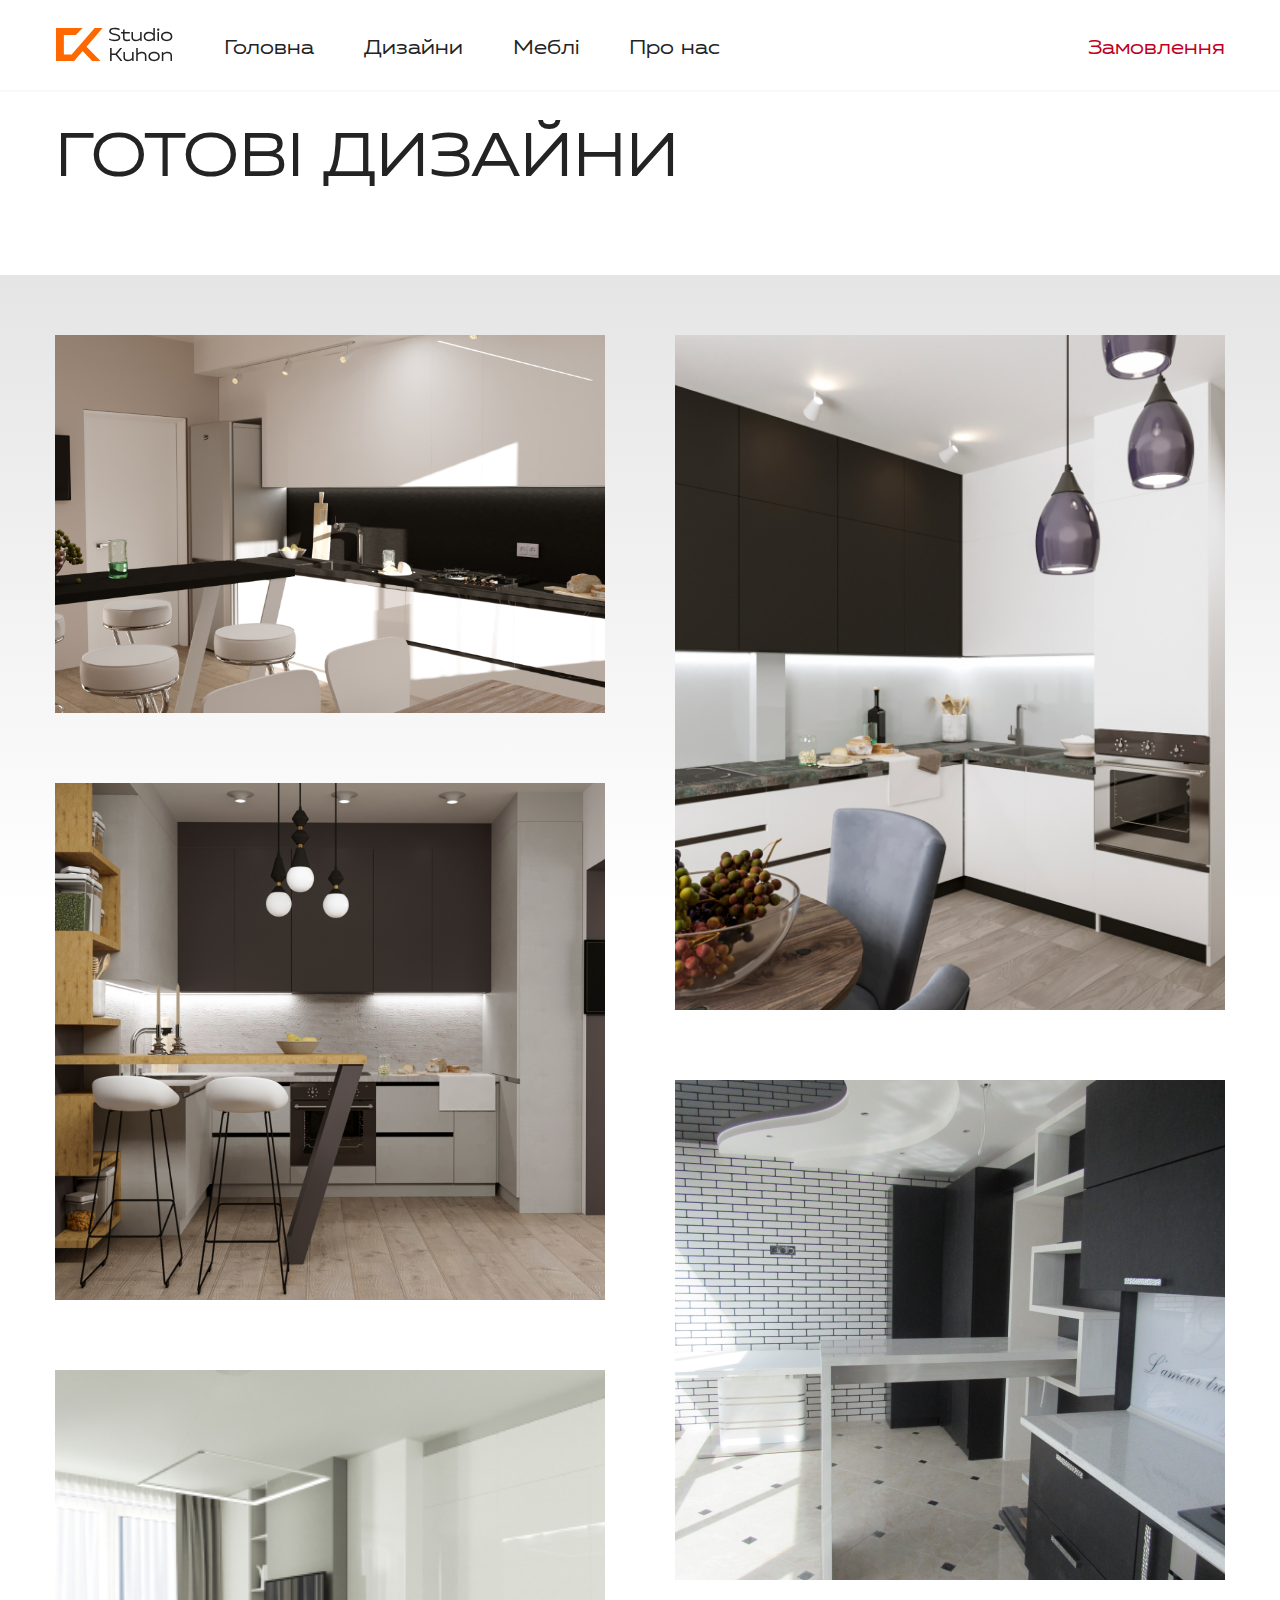
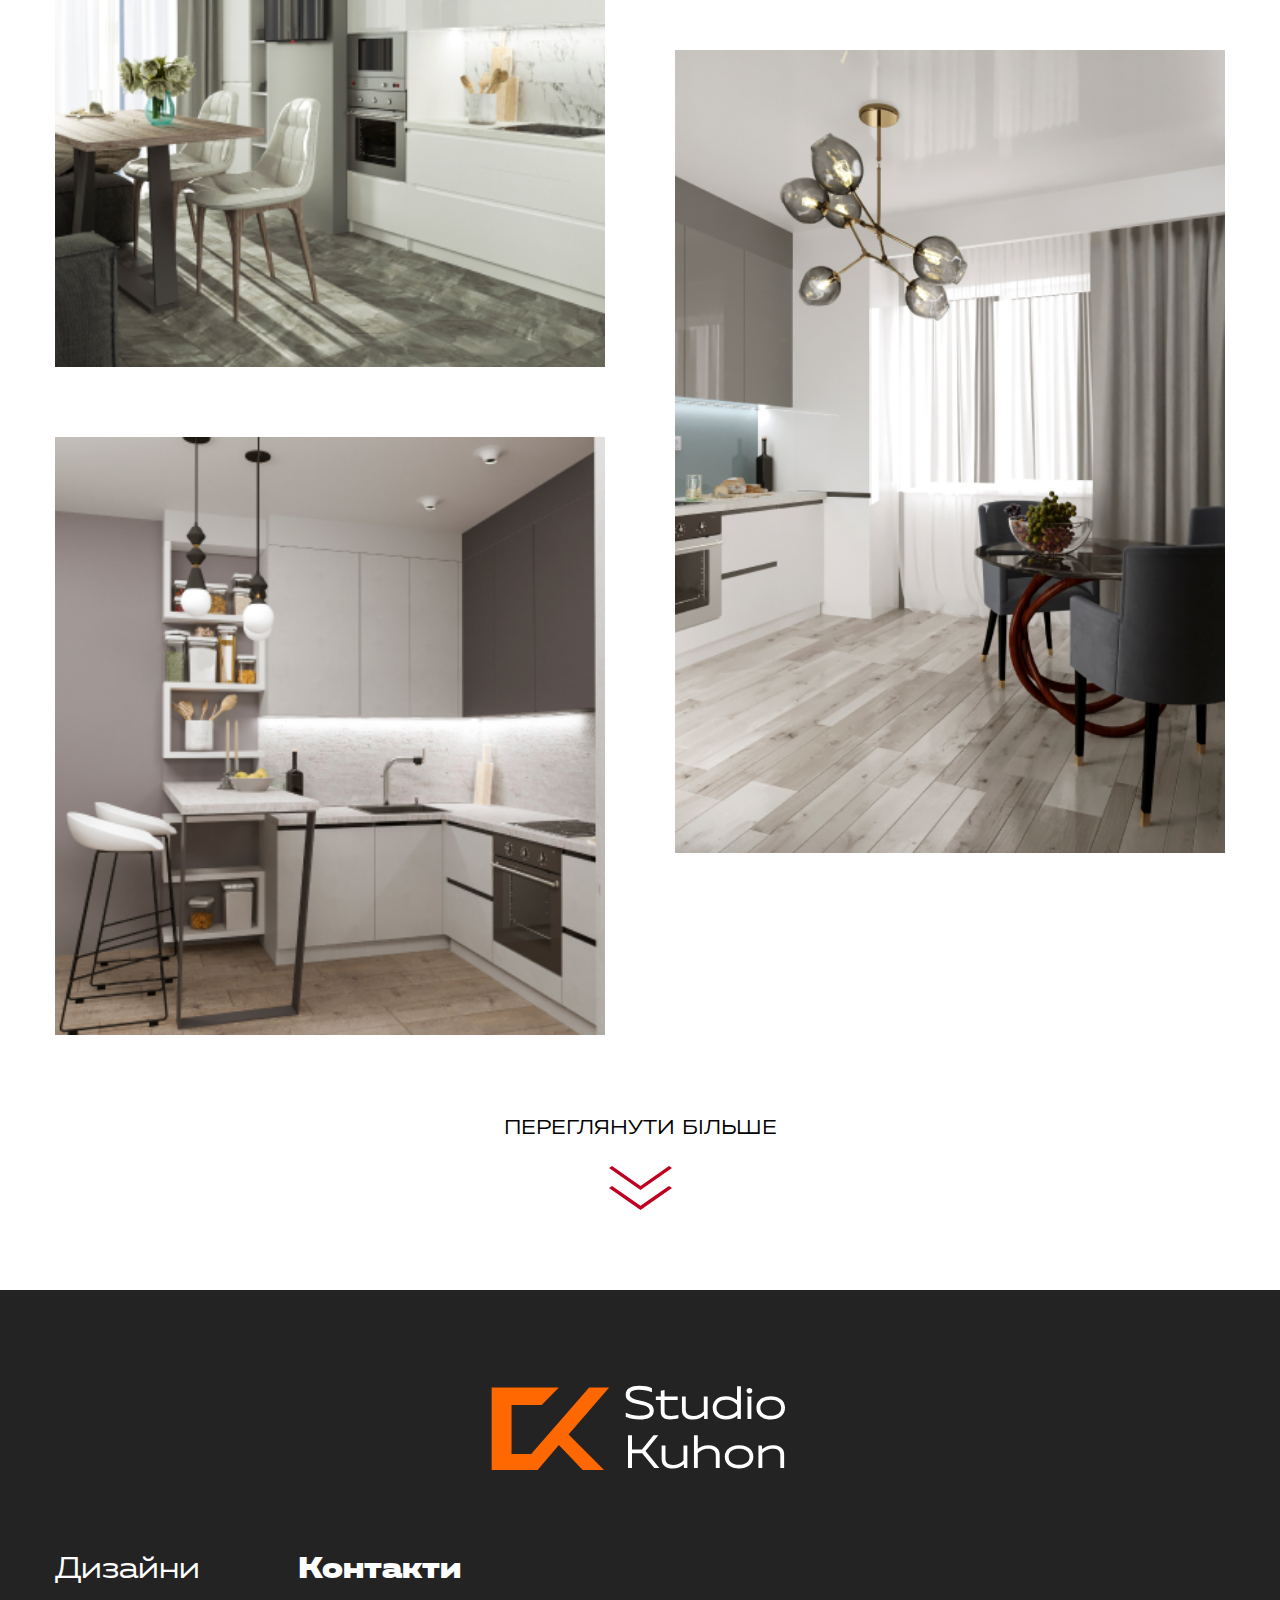
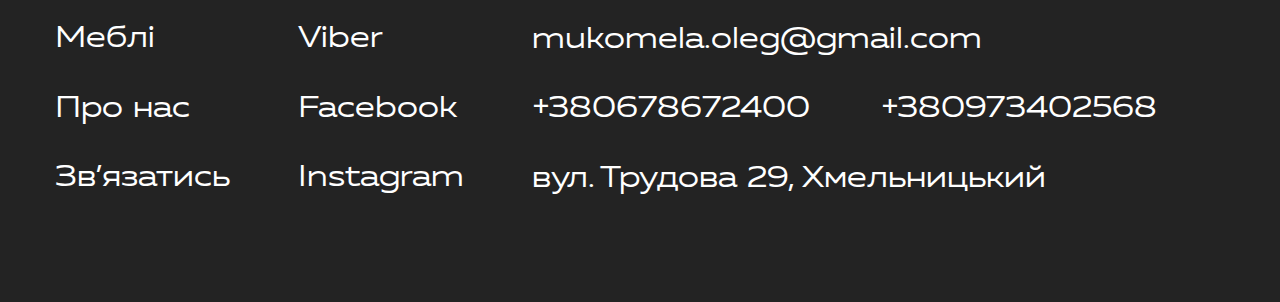
<file: ready-design__selected-product.html>
<!DOCTYPE html>
<html lang="uk">

<head>
    <meta charset="UTF-8">
    <meta http-equiv="X-UA-Compatible" content="IE=edge">
    <meta name="viewport" content="width=device-width, initial-scale=1.0">
    <title>Studio Kuhon</title>
    <link rel="shortcut icon" href="favicon.ico" type="image/x-icon">
    <link rel="stylesheet" href="css/style.css">
    <link rel="stylesheet" media="screen and (color)" href="css/mobile.css">
</head>

<body>
    <div class="wrapper">
        <!-- ____________ header ____________ -->
        <header class="header">
            <div class="header__container">
                <div class="header__body">
                    <a href="index.html" class="header__logo">
                        <img src="img/logo.svg" alt="StudioKuhon">
                    </a>
                    <div class="header__burger">
                        <span></span>
                    </div>
                    <div class="btn__order btn__order-mob">
                        <a href="#!" class="header__link btn-option">
                            <img src="img/icons/shopping-bag.png" alt="shopping-bag">
                        </a>
                    </div>
                    <nav class="header__menu">
                        <ul class="header__list">
                            <li>
                                <a href="index.html" class="header__link">Головна</a>
                            </li>
                            <li>
                                <a href="ready-design.html" class="header__link">Дизайни</a>
                            </li>
                            <li>
                                <a href="ready-furniture.html" class="header__link">Меблі</a>
                            </li>
                            <li>
                                <a href="about-us.html" class="header__link">Про нас</a>
                            </li>
                            <li class="btn__order btn__order-desk">
                                <a href="#!" class="header__link btn-option">Замовлення</a>
                            </li>
                        </ul>
                    </nav>
                </div>
            </div>
        </header>

        <main>
            <!-- ____________ window_basket ____________ -->
            <div class="option">
                <div class="option__box">
                    <div class="option__container">
                        <div class="option__basket">
                            <h2>моє Замовлення</h2>
                            <div class="option__wrapper">
                                <div class="option__slider dots_slick big-slider">
                                    <div class="option__slider-item">
                                        <div class="option__slider-img">
                                            <img src="img/8.jpg" alt="room">
                                        </div>
                                        <p>Товар “Назва назв...</p>
                                        <div class="option__price">
                                            <p>Ціна:</p>
                                            <p>2000 грн</p>
                                        </div>
                                    </div>
                                    <div class="option__slider-item">
                                        <div class="option__slider-img">
                                            <img src="img/8.jpg" alt="room">
                                        </div>
                                        <p>Товар “Назва назв...</p>
                                        <div class="option__price">
                                            <p>Ціна:</p>
                                            <p>2000 грн</p>
                                        </div>
                                    </div>
                                    <div class="option__slider-item">
                                        <div class="option__slider-img">
                                            <img src="img/6.jpg" alt="room">
                                        </div>
                                        <p>Товар “Назва назв...</p>
                                        <div class="option__price">
                                            <p>Ціна:</p>
                                            <p>2000 грн</p>
                                        </div>
                                    </div>
                                    <div class="option__slider-item">
                                        <div class="option__slider-img">
                                            <img src="img/6.jpg" alt="room">
                                        </div>
                                        <p>Товар “Назва назв...</p>
                                        <div class="option__price">
                                            <p>Ціна:</p>
                                            <p>2000 грн</p>
                                        </div>
                                    </div>
                                    <div class="option__slider-item">
                                        <div class="option__slider-img">
                                            <img src="img/6.jpg" alt="room">
                                        </div>
                                        <p>Товар “Назва назв...</p>
                                        <div class="option__price">
                                            <p>Ціна:</p>
                                            <p>2000 грн</p>
                                        </div>
                                    </div>
                                    <div class="option__slider-item">
                                        <div class="option__slider-img">
                                            <img src="img/6.jpg" alt="room">
                                        </div>
                                        <p>Товар “Назва назв...</p>
                                        <div class="option__price">
                                            <p>Ціна:</p>
                                            <p>2000 грн</p>
                                        </div>
                                    </div>
                                    <div class="option__slider-item">
                                        <div class="option__slider-img">
                                            <img src="img/6.jpg" alt="room">
                                        </div>
                                        <p>Товар “Назва назв...</p>
                                        <div class="option__price">
                                            <p>Ціна:</p>
                                            <p>2000 грн</p>
                                        </div>
                                    </div>
                                    <div class="option__slider-item">
                                        <div class="option__slider-img">
                                            <img src="img/6.jpg" alt="room">
                                        </div>
                                        <p>Товар “Назва назв...</p>
                                        <div class="option__price">
                                            <p>Ціна:</p>
                                            <p>2000 грн</p>
                                        </div>
                                    </div>
                                    <div class="option__slider-item">
                                        <div class="option__slider-img">
                                            <img src="img/6.jpg" alt="room">
                                        </div>
                                        <p>Товар “Назва назв...</p>
                                        <div class="option__price">
                                            <p>Ціна:</p>
                                            <p>2000 грн</p>
                                        </div>
                                    </div>
                                    <div class="option__slider-item">
                                        <div class="option__slider-img">
                                            <img src="img/6.jpg" alt="room">
                                        </div>
                                        <p>Товар “Назва назв...</p>
                                        <div class="option__price">
                                            <p>Ціна:</p>
                                            <p>2000 грн</p>
                                        </div>
                                    </div>
                                </div>
                                <div class="option__btn-touch">
                                    <a href="contact.html" class="btn__touch">Зв’язатись</a>
                                </div>
                            </div>
                        </div>
                    </div>
                </div>
                <div class="option__bg btn-option"></div>
            </div>

<!-- __________________________________________________ page_ready-design __________________________________________________________________________________________  -->
            <section class="ready-design">
                <div class="ready-design__container">
                    <div class="ready-design__choice">
                        <h1 class="ready-design__title main-title">Готові дизайни</h1>
                        <div class="btns-sorting">
                            <!-- <button class="btn-sorting">Стилі</button>
                            <button class="btn-sorting">Кольорова гама</button>
                            <button class="btn-sorting">Матеріал фасадів</button>
                            <button class="btn-sorting">Тип ручок</button> -->
                        </div>
                        <div class="design-sorting design-selected">
                            <ul class="show-sorting">
                                <li class="show-sorting__item">
                                    <input type="checkbox" class="custom-checkbox" id="loft" name="loft" value="1">
                                    <label for="loft" class="style-label custom-checkbox-label-1">Loft</label>
                                </li>
                                <!-- <li class="show-sorting__item">
                                    <input type="checkbox" class="custom-checkbox" id="loft" name="loft" value="1">
                                    <label for="loft" class="style-label custom-checkbox-label-1">Loft</label>
                                </li> -->
                                <!-- <li class="show-sorting__item">
                                    <input type="checkbox" class="custom-checkbox" id="bachelor" name="bachelor"
                                        value="2">
                                    <label for="bachelor" class="style-label custom-checkbox-label-2">Bachelor</label>
                                </li> -->
                                <!-- <li class="show-sorting__item">
                                    <input type="checkbox" class="custom-checkbox" id="provence" name="provence"
                                        value="3">
                                    <label for="provence" class="style-label custom-checkbox-label-3">Provence</label>
                                </li> -->
                                <!-- <li class="show-sorting__item">
                                    <input type="checkbox" class="custom-checkbox" id="scandinavian" name="scandinavian"
                                        value="4">
                                    <label for="scandinavian"
                                        class="style-label custom-checkbox-label-4">Scandinavian</label>
                                </li> -->
                                <!-- <li class="show-sorting__item">
                                    <input type="checkbox" class="custom-checkbox" id="modern" name="modern" value="5">
                                    <label for="modern" class="style-label custom-checkbox-label-5">Modern</label>
                                </li> -->
                                <!-- <li class="show-sorting__item">
                                    <input type="checkbox" class="custom-checkbox" id="hi-tech" name="hi-tech"
                                        value="6">
                                    <label for="hi-tech" class="style-label custom-checkbox-label-6">Hi-Tech</label>
                                </li> -->
                                <!-- <li class="show-sorting__item">
                                    <input type="checkbox" class="custom-checkbox" id="mediterranian"
                                        name="mediterranian" value="7">
                                    <label for="mediterranian"
                                        class="style-label custom-checkbox-label-7">Mediterranian</label>
                                </li> -->
                            </ul>
                            <ul class="show-sorting">
                                <li class="show-sorting__item">
                                    <input type="checkbox" class="custom-checkbox" id="dark" name="dark" value="8">
                                    <label for="dark" class="style-label custom-checkbox-label-8">Темна</label>
                                </li>
                                <!-- <li class="show-sorting__item">
                                    <input type="checkbox" class="custom-checkbox" id="dark" name="dark" value="8">
                                    <label for="dark" class="style-label custom-checkbox-label-8">Темна</label>
                                </li> -->
                                <!-- <li class="show-sorting__item">
                                    <input type="checkbox" class="custom-checkbox" id="light" name="light" value="9">
                                    <label for="light" class="style-label custom-checkbox-label-9">Світла</label>
                                </li> -->
                                <!-- <li class="show-sorting__item">
                                    <input type="checkbox" class="custom-checkbox" id="colored" name="colored"
                                        value="10">
                                    <label for="colored" class="style-label custom-checkbox-label-10">Кольорова</label>
                                </li> -->
                            </ul>
                            <ul class="show-sorting">
                                <!-- <li class="show-sorting__item">
                                    <input type="checkbox" class="custom-checkbox" id="painted" name="painted"
                                        value="11">
                                    <label for="painted" class="style-label custom-checkbox-label-11">Крашені</label>
                                </li> -->
                                <!-- <li class="show-sorting__item">
                                    <input type="checkbox" class="custom-checkbox" id="film" name="film" value="12">
                                    <label for="film" class="style-label custom-checkbox-label-12">Пльоночні</label>
                                </li> -->
                                <!-- <li class="show-sorting__item">
                                    <input type="checkbox" class="custom-checkbox" id="wooden" name="wooden" value="13">
                                    <label for="wooden" class="style-label custom-checkbox-label-13">Дерев’яні</label>
                                </li> -->
                                <li class="show-sorting__item">
                                    <input type="checkbox" class="custom-checkbox" id="wooden" name="wooden" value="13">
                                    <label for="wooden" class="style-label custom-checkbox-label-13">Дерев’яні</label>
                                </li>
                            </ul>
                            <!-- <ul class="show-sorting">
                                <li class="show-sorting__item">
                                    <input type="checkbox" class="custom-checkbox" id="standard" name="standard"
                                        value="14">
                                    <label for="standard"
                                        class="style-label custom-checkbox-label-14">Стандартні</label>
                                </li>
                                <li class="show-sorting__item">
                                    <input type="checkbox" class="custom-checkbox" id="integrated" name="integrated"
                                        value="15">
                                    <label for="integrated"
                                        class="style-label custom-checkbox-label-15">Інтегровані</label>
                                </li>
                            </ul> -->
                        </div>
                        <div class="option__bg basket__bg"></div>
                    </div>
                </div>
                <div class="ready-furniture-bg"></div>
                <div class="ready-design__container">
                    <div class="ready-design__basket">
                        <div class="ready-design__all">
                            <div class="ready-design__block">
                                <div class="ready-design__item">
                                    <div class="ready-design__img">
                                        <img src="img/5.jpg" alt="design">
                                    </div>
                                    <div class="ready-design__box">
                                        <a href="name-design-service.html" class="ready-design__info">
                                            <p>Назва дизайну Назва дизайну Назва дизайну</p>
                                            <p>Vestibulum ultrices mollis elit, id sagittis metus rutrum sed. Vivamus
                                                molestie erat ac neque consequat, eu aliquet tellus sodales. </p>
                                        </a>
                                    </div>
                                </div>
                                <div class="ready-design__item">
                                    <div class="ready-design__img">
                                        <img src="img/3.jpg" alt="design">
                                    </div>
                                    <div class="ready-design__box">
                                        <a href="name-design-service.html" class="ready-design__info">
                                            <p>Назва дизайну Назва дизайну Назва дизайну</p>
                                            <p>Vestibulum ultrices mollis elit, id sagittis metus rutrum sed. Vivamus
                                                molestie erat ac neque consequat, eu aliquet tellus sodales. </p>
                                        </a>
                                    </div>
                                </div>
                                <div class="ready-design__item">
                                    <div class="ready-design__img">
                                        <img src="img/10.jpg" alt="design">
                                    </div>
                                    <div class="ready-design__box">
                                        <a href="name-design-service.html" class="ready-design__info">
                                            <p>Назва дизайну Назва дизайну Назва дизайну</p>
                                            <p>Vestibulum ultrices mollis elit, id sagittis metus rutrum sed. Vivamus
                                                molestie erat ac neque consequat, eu aliquet tellus sodales. </p>
                                        </a>
                                    </div>
                                </div>
                                <div class="ready-design__item">
                                    <div class="ready-design__img">
                                        <img src="img/11.jpg" alt="design">
                                    </div>
                                    <div class="ready-design__box">
                                        <a href="name-design-service.html" class="ready-design__info">
                                            <p>Назва дизайну Назва дизайну Назва дизайну</p>
                                            <p>Vestibulum ultrices mollis elit, id sagittis metus rutrum sed. Vivamus
                                                molestie erat ac neque consequat, eu aliquet tellus sodales. </p>
                                        </a>
                                    </div>
                                </div>
                            </div>
                            <div class="ready-design__block">
                                <div class="ready-design__item">
                                    <div class="ready-design__img">
                                        <img src="img/4.jpg" alt="design">
                                    </div>
                                    <div class="ready-design__box">
                                        <a href="name-design-service.html" class="ready-design__info">
                                            <p>Назва дизайну Назва дизайну Назва дизайну</p>
                                            <p>Vestibulum ultrices mollis elit, id sagittis metus rutrum sed. Vivamus
                                                molestie erat ac neque consequat, eu aliquet tellus sodales. </p>
                                        </a>
                                    </div>
                                </div>
                                <div class="ready-design__item">
                                    <div class="ready-design__img">
                                        <img src="img/9.jpg" alt="design">
                                    </div>
                                    <div class="ready-design__box">
                                        <a href="name-design-service.html" class="ready-design__info">
                                            <p>Назва дизайну Назва дизайну Назва дизайну</p>
                                            <p>Vestibulum ultrices mollis elit, id sagittis metus rutrum sed. Vivamus
                                                molestie erat ac neque consequat, eu aliquet tellus sodales. </p>
                                        </a>
                                    </div>
                                </div>
                                <div class="ready-design__item">
                                    <div class="ready-design__img">
                                        <img src="img/1.jpg" alt="design">
                                    </div>
                                    <div class="ready-design__box">
                                        <a href="name-design-service.html" class="ready-design__info">
                                            <p>Назва дизайну Назва дизайну Назва дизайну</p>
                                            <p>Vestibulum ultrices mollis elit, id sagittis metus rutrum sed. Vivamus
                                                molestie erat ac neque consequat, eu aliquet tellus sodales. </p>
                                        </a>
                                    </div>
                                </div>
                            </div>
                        </div>
                        <div class="btn__more">
                            <button class="show-more" type="button">
                                <span>переглянути більше</span>
                                <img src="img/icons/red__arrow.svg" alt="arrow">
                            </button>
                        </div>
                    </div>
                </div>
            </section>
        </main>

        <!-- ____________ footer ____________ -->
        <footer class="footer">
            <div class="footer__container">
                <div class="footer__img">
                    <img src="img/logo-footer.svg" alt="logo-footer">
                </div>
                <div class="footer__wrapper">
                    <div class="footer__item footer__menu light-text">
                        <a href="ready-design.html">Дизайни</a>
                        <a href="ready-furniture.html">Меблі</a>
                        <a href="about-us.html">Про нас</a>
                        <a href="contact-with-product.html">Зв’язатись</a>
                    </div>
                    <div class="footer__item footer__social light-text">
                        <h3 class="big-text">Контакти</h3>
                        <a href="#!">Viber</a>
                        <a href="#!">Facebook</a>
                        <a href="#!">Instagram</a>
                    </div>
                    <div class="footer__item light-text footer__contact">
                        <a href="mailto:mukomela.oleg@gmail.com">mukomela.oleg@gmail.com</a>
                        <div class="footer__tel">
                            <a href="tel:380678672400">+380678672400</a>
                            <a href="tel:380973402568">+380973402568</a>
                        </div>
                        <p>вул. Трудова 29, Хмельницький</p>
                    </div>
                </div>
            </div>
        </footer>
    </div>

    <script src="js/jquery-3.6.4.min.js"></script>
    <script src="js/slick.min.js"></script>
    <script src="js/script.js"></script>
</body>

</html>
</file>
<file: css/style.css>
@import url('fonts.css');
@import url('reset.css');
@import url('slick.css');

:root {
    --color-1: #F5F5F5;
    --color-2: #ffffff;
    --color-3: #F7F9FB;
    --color-4: #C00021;
    --color-5: #FF6700;
    --color-6: #232323;
    --color-7: rgba(35, 35, 35, 0.75);
    --color-8: rgba(35, 35, 35, 0.5);
    --color-9: rgba(249, 249, 249, 0.23);
    --color-10: rgba(35, 35, 35, 0.9);
    --color-11: rgb(192, 0, 33, 0.5);
    --color-12: #f9f9f9;
    --color-13: rgba(115, 92, 93, 0.1);
    --color-14: rgba(249, 249, 249, 0.75);
    --color-15: #8c8c8c;
    --color-16: #561A1A;
    --color-17: #D9D9D9;
    --color-18: rgba(58, 69, 107, 0.4);
    --color-19: #C8BD84;
    --color-20: rgba(217, 217, 217, 0.4);
    --color-21: rgba(35, 35, 35, 0.2);
    --color-22: #4B4B4B;
    --color-23: rgba(17, 17, 17, 0.5);
    --color-24: #111111;
}

body {
    font-family: 'MullerNextWideTrial-Regular';
    font-size: 30px;
    line-height: 1.25;
    background-color: var(--color-2);
}

[class*="__container"] {
    max-width: 1200px;
    margin: 0 auto;
    padding: 0 15px;
}

.indent-top {
    padding-top: 60px;
}

.wrapper {
    display: flex;
    flex-direction: column;
    justify-content: space-between;
    height: 100%;
}

main {
    flex: 1 1 auto;
    padding-top: 90px;
}

/* ____________ title ____________ */
.main-title {
    font-size: 60px;
    text-transform: uppercase;
    color: var(--color-6);
}

.big-text {
    font-family: 'MullerNextWideTrial-ExtraBold'
}

.light-text {
    color: var(--color-2);
}

/* ____________ btn ____________ */
.btn__touch {
    display: inline-block;
    font-size: 24px;
    text-transform: uppercase;
    color: var(--color-2);
    background-color: var(--color-4);
    padding: 14px 72px;
    border-radius: 10px;
    transition: all .4s ease 0s;
}

.btn__touch:hover {
    background-color: var(--color-11);
}

.btn__touch:active {
    background-color: var(--color-4);
}

.btn__transparent {
    background-color: transparent;
    color: var(--color-6);
    padding: 0;
}

.btn__transparent:hover {
    background-color: transparent;
    color: var(--color-4);
}

.btn__transparent:active {
    color: var(--color-11);
}

.btn__touch-dark {
    background-color: var(--color-6);
}

.btn__touch-dark:hover {
    background-color: var(--color-7);
}

.btn__touch-dark:active {
    background-color: var(--color-6);
}

/* ____________ header ____________ */
.header {
    position: fixed;
    width: 100%;
    z-index: 10;
    top: 0;
    left: 0;
    border-bottom: 2px solid var(--color-12);
    background-color: var(--color-2);
}

.header__container {
    position: relative;
}

.header__body {
    display: flex;
    height: 90px;
    align-items: center;
}

.header__list {
    display: flex;
}

.header__logo {
    flex: 0 0 119px;
}

.header__logo img {
    max-width: 100%;
}

.header__link {
    font-size: 20px;
    color: var(--color-6);
    position: relative;
    transition: all .4s ease 0s;
}

.header__link::after,
.filter.active::after {
    content: "";
    position: absolute;
    width: 100%;
    height: 2px;
    background-color: var(--color-6);
    left: 0;
    bottom: -2px;
    opacity: 0;
    transition: all .4s ease 0s;
}

.header__link:hover::after {
    opacity: 1;
}

.header__link:active {
    color: var(--color-8);
    transition: all .2s ease 0s;
}

.header__link:active::after {
    background-color: var(--color-8);
    transition: all .2s ease 0s;
}

.header__list {
    margin-left: 50px;
}

.header__list li+li {
    margin-left: 50px;
}

.btn__order {
    position: absolute;
    right: 15px;
}

.btn__order .header__link {
    color: var(--color-4);
}

.btn__order .header__link:hover::after {
    background-color: var(--color-4);
}

.btn__order .header__link:active {
    color: var(--color-11);
}

.btn__order .header__link:active::after {
    background-color: var(--color-11);
}

.btn__order-mob {
    position: absolute !important;
    z-index: 2;
    right: 60px;
    top: 50%;
    transform: translateY(-50%);
    display: none;
}

/* ____________ s1_individual-space ____________ */
.individual-space__container {
    display: flex;
    justify-content: space-between;
    align-items: end;
    column-gap: 10px;
    row-gap: 30px;
    padding-bottom: 130px;
}

.individual-space__box {
    max-width: 666px;
}

.individual-space__title {
    position: relative;
}

.individual-space__title h3 {
    position: absolute;
    font-size: 30px;
    right: 0;
    bottom: 10px;
    height: max-content;
}

.individual-space__img img {
    max-width: 100%;
}

.individual-space__btn {
    margin-top: 170px;
}

/* ____________ s2_unique-design ____________ */
.unique-design {
    background: linear-gradient(#C00021 50%, #ffffff 50%);
    position: relative;
    padding-bottom: 128px;
}

.unique-design__container {
    position: relative;
}

.unique-design__item-img img {
    max-width: 100%;
}

.unique-design__item.slick-slide {
    display: flex;
    justify-content: space-between;
    position: relative;
}

.dots_slick .slick-dots {
    display: flex;
    max-width: 300px;
    background-color: var(--color-13);
}

.dots_slick .slick-dots button {
    font-size: 0;
    opacity: 0;
}

.dots_slick .slick-dots li {
    background-color: transparent;
    max-width: 69px;
    width: 100%;
    height: 6px;
    transition: all .4s ease 0s;
    cursor: pointer;
}

.dots_slick .slick-dots .slick-active {
    background-color: var(--color-4);
}

.unique-design__slider .slick-dots {
    margin-top: 85px;
    margin-left: 61px;
    position: relative;
    z-index: 1;
}

.unique-design__slider .slick-dots::after,
.unique-design__slider .slick-dots::before {
    position: absolute;
    content: "05";
    right: -55px;
    font-family: 'MullerNextWideTrial-ExtraBold';
    font-size: 30px;
    color: var(--color-4);
    top: -15px;
}

.unique-design__slider .slick-dots::before {
    content: "01";
    left: -55px;
    right: auto;
}

.unique-design__item-info {
    padding-top: 135px;
    max-width: 630px;
}

.unique-design__item-info h2 {
    font-family: 'MullerNextWideTrial-ExtraBold';
    font-size: 120px;
    text-transform: uppercase;
    color: var(--color-2);
    display: flex;
    align-items: center;
    justify-content: space-between;
    gap: 60px;
}

.unique-design__item-info h2 span {
    font-family: 'MullerNextWideTrial-Regular';
    font-size: 40px;
    font-weight: 400;
    display: block;
}

.unique-design__item-info p {
    font-family: 'MullerNextWideTrial-ExtraBold';
    font-size: 40px;
    text-transform: uppercase;
    color: var(--color-6);
    padding-top: 245px;
}

.btn__project {
    position: absolute;
    right: 15px;
    z-index: 1;
}

.unique-design__item-info-big h2 {
    flex-direction: column;
    align-items: flex-start;
    gap: 0px;
}

.unique-design__item-info-big p {
    padding-top: 195px;
}

/* ____________ s3_design-project / s4_individual-feed ____________ */
.design-project {
    background: linear-gradient(var(--color-2) 50%, var(--color-5) 50%);
    padding-bottom: 90px;
}

.design-project__container>p {
    text-transform: uppercase;
    max-width: 555px;
    margin-top: 30px;
}

.design-project__img {
    margin-top: 60px;
}

.design-project__img img {
    max-width: 100%;
}

.individual-feed__container p {
    max-width: 890px;
    font-size: 24px;
    margin-top: 43px;
}

.individual-feed__btn {
    margin-top: 50px;
    text-align: end;
}

/* ____________ s5_review ____________ */
.review {
    background-color: var(--color-4);
    padding-bottom: 107px;
    overflow: hidden;
}

.review__title {
    padding-top: 60px;
}

.review__wrapper-slider-item {
    background-color: var(--color-2);
    border-radius: 32px;
    padding: 0 32px 32px;
}

.review__wrapper-slider-item p:nth-child(1) {
    padding-top: 32px;
}

.review__wrapper-slider-item p,
.review__wrapper-slider-item div p:nth-child(1) {
    font-size: 24px;
    color: var(--color-7);
}

.review__wrapper-slider-item div {
    padding-top: 72px;
}

.review__wrapper-slider-item div p:nth-child(2) {
    font-size: 16px;
    color: var(--color-8);
    padding-top: 10px;
}

.variable-width {
    margin-left: 9%;
}

.review .slick-list {
    padding: 0px 90px !important;
}

.variable-width .slick-track {
    display: flex;
    gap: 30px;
    margin-left: -354px;
}

.slider-item-1 {
    max-width: 612px;
}

.slider-item-2 {
    max-width: 415px;
}

.slider-item-3 {
    max-width: 514px;
}

.variable-width {
    padding-top: 100px;
}

.variable-width.dots_slick .slick-dots {
    max-width: 1057px;
    background-color: rgba(249, 249, 249, 0.23);
    margin: 92px 15px 0;
}

.variable-width.dots_slick .slick-dots .slick-active {
    background-color: var(--color-2);
}

.variable-width.dots_slick .slick-dots li {
    max-width: 243px;
}

.variable-width.slick-initialized .slick-slide {
    height: auto;
    display: flex;
    flex-direction: column;
    justify-content: space-between;
}

.dots_slick .slick-arrow {
    position: absolute;
    bottom: 0;
    left: 1316px;
    font-size: 0;
}

.dots_slick .slick-prev::after,
.dots_slick .slick-next::after {
    position: absolute;
    content: '';
    background: url(../img/icons/right-arrow.svg) no-repeat right/contain;
    bottom: -5px;
    right: 135px;
    font-size: 0;
    width: 30px;
    height: 16px;
}

.dots_slick .slick-prev::after {
    background: url(../img/icons/left-arrow.svg) no-repeat left/contain;
    right: 195px;
}

/* ____________ s6_choose ____________ */
.choose {
    position: relative;
    background: url(../img/3.jpg) no-repeat left/cover;
}

.choose::after {
    position: absolute;
    content: "";
    height: 100%;
    width: 100%;
    background-color: var(--color-10);
    top: 0;
    left: 0;
    z-index: 1;
}

.choose__container {
    position: relative;
    z-index: 2;
}

.choose__title {
    max-width: 790px;
}

.choose__wrapper {
    margin-top: 300px;
    display: flex;
    justify-content: space-between;
    padding-bottom: 121px;
}

.choose__items {
    display: flex;
    flex-direction: column;
    gap: 79px;
}

.choose__item {
    max-width: 555px;
}

.choose__item h3 {
    font-size: 40px;
    text-transform: uppercase;
    margin-bottom: 32px;
}

.choose__item p {
    color: var(--color-14);
    font-size: 22px;
    line-height: 1.4;
}

.choose__item p+p {
    margin-top: 15px;
}

.choose__wrapper>div:nth-child(2) {
    border-left: 1px solid var(--color-2);
    padding-left: 29px;
}

.choose__wrapper>div:nth-child(1) {
    padding-right: 10px;
}

.choose__items-left div:nth-child(2) {
    margin-top: -9px;
}

.choose__items-right div:nth-child(2) {
    margin-top: 20px;
}

/* ____________ footer ____________ */
.footer {
    background-color: var(--color-6);
    padding-bottom: 106px;
}

.footer__img {
    text-align: center;
    padding-top: 90px;
    padding-bottom: 70px;
}

.footer__img img {
    max-width: 100%;
}

.footer__wrapper {
    display: grid;
    grid-template-columns: auto auto auto;
}

.footer__item,
.footer__contact-item {
    display: flex;
    flex-direction: column;
}

.footer__item>a+a {
    margin-top: 32px;
}

.footer__item a {
    transition: all .4s ease 0s;
}

.footer__item a:hover {
    color: var(--color-9);
}

.footer__item a:active {
    color: var(--color-2);
}

.footer__contact {
    padding-top: 70px;
}

.footer__tel {
    display: flex;
    column-gap: 71px;
    row-gap: 20px;
    padding: 32px 0 32px;
}

.footer__item h3 {
    margin-bottom: 32px;
}

/* ________________________________________________________________________ page_about-us ____________________________________________________________________________ */
.about-us__wrapper {
    display: flex;
    justify-content: space-between;
    column-gap: 15px;
    row-gap: 20px;
    padding-top: 30px;
}

.about-us__container {
    padding-bottom: 90px;
}

.about-us__container p,
.about-us__wrapper p {
    font-size: 20px;
    color: var(--color-7);
    line-height: 1.8;
}

.about-us__wrapper p {
    max-width: 499px;
    padding-top: 60px;
}

.about-us__container p {
    padding-top: 49px;
}

.about-us__title {
    font-size: 60px !important;
}

.about-us__img img {
    max-width: 100%;
}

.result {
    background-color: var(--color-5);
    padding: 100px 0;
}

.result__container {
    display: grid;
    grid-template-columns: auto auto auto auto;
    justify-items: center;
    gap: 30px;
}

.result__item {
    background-color: var(--color-2);
    box-shadow: 5px 5px 23px rgba(224, 175, 160, 0.25);
    border-radius: 20px;
    padding: 108px 25px;
    max-width: 270px;
    width: 100%;
}

.result__item-title {
    font-size: 60px;
    text-align: center;
    color: var(--color-5);
}

.result__item p {
    font-size: 20px;
    text-align: center;
    color: var(--color-6);
    padding-top: 50px;
}

/* _______________________________________________________________________________ page_design-service _______________________________________________________________ */
.name-design-service {
    padding-bottom: 60px;
}

.name-design-service,
.name-design-service__info,
.design-service__btn {
    padding-top: 30px;
}

.name-design-service__imgs,
.name-design-service__wrapper {
    padding: 30px 0;
}

.name-design-service__img {
    position: relative;
    padding: 0 0 85% 0;
}

.name-design-service__img img {
    width: 100%;
    position: absolute;
    top: 0;
    left: 0;
    height: 100%;
    object-fit: cover;
}

.name-design-service__imgs {
    display: grid;
    grid-template-columns: repeat(auto-fit, minmax(340px, 1fr));
    gap: 30px;
}

.big-img {
    grid-column: span 2;
    grid-row: span 2;
}

.design-service__btn {
    text-align: end;
}

.name-design-service__wrapper h2 {
    font-size: 40px;
}

.name-design-service__info {
    display: flex;
    justify-content: space-between;
    gap: 20px;
}

.name-design-service__info p {
    font-size: 22px;
    line-height: 1.6;
    color: var(--color-8);
}

.name-design-service__info p:nth-child(1) {
    max-width: 600px;
}

.name-design-service__info p:nth-child(2) {
    max-width: 470px;
}

.similar-projects__slider-img {
    max-width: 350px;
    max-height: 370px;
    height: 100%;
}

.similar-projects__slider-img img {
    max-width: 100%;
    height: 100%;
    object-fit: cover;
}

.similar-projects .review {
    background-color: var(--color-6);
    padding-bottom: 95px
}

.similar-projects .variable-width.slick-initialized .slick-slide {
    max-width: 350px;
}

.similar-projects .variable-width {
    padding-top: 60px;
}

.similar-projects .review__title {
    text-transform: unset;
}

.similar-projects__slider-item p {
    font-size: 24px;
    color: var(--color-2);
    margin-top: 30px;
}

/* ___________________________________________________________________________ page_name-furniture _________________________________________________________________ */
.name-furniture__info {
    flex-direction: column;
    justify-content: flex-start;
}

.name-furniture__btn {
    text-align: end;
}

.name-furniture__info p {
    max-width: 600px !important;
}

.name-furniture__wrapper {
    display: flex;
    justify-content: space-between;
    gap: 15px;
}

.name-furniture__choice {
    padding-top: 30px;
}

.price {
    font-size: 40px;
    color: var(--color-6);
    padding-top: 60px;
    padding-bottom: 30px;
}

.price span {
    font-size: 40px;
    color: var(--color-4);
}

.price span:nth-child(1) {
    font-family: 'MullerNextWideTrial-ExtraBold';
    padding-left: 30px;
}

.size-product {
    padding-top: 24px;
}

.size-product .size {
    font-size: 18px;
    color: var(--color-8);
}

.size-product .size span+span {
    margin-left: 50px;
}

.number-size {
    padding-top: 4px;
    font-size: 40px;
    padding-left: 15px;
}

.radio__btn {
    display: flex;
    justify-content: space-between;
    max-width: 460px;
    margin: 32px auto 20px;
}

.form_radio {
    margin-bottom: 10px;
    width: 38px;
    height: 38px;
}

.form_radio input[type=radio] {
    display: none;
}

.form_radio label {
    display: inline-block;
    cursor: pointer;
    position: relative;
    padding-left: 25px;
    margin-right: 0;
    line-height: 18px;
    user-select: none;
    width: 38px;
    height: 38px;
    border-radius: 50%;
}

.form_radio-1 input~label {
    background-color: var(--color-15);
}

.form_radio-2 input~label {
    background-color: var(--color-16);
}

.form_radio-3 input~label {
    background-color: var(--color-17);
}

.form_radio-4 input~label {
    background-color: var(--color-18);
}

.form_radio-5 input~label {
    background-color: var(--color-19);
}

.form_radio label:before {
    content: "";
    display: inline-block;
    width: 50px;
    height: 50px;
    position: absolute;
    left: 50%;
    bottom: -82%;
    transform: translate(-50%, -50%);
    border-radius: 50%;
    transition: all .3s ease 0s;
    border: 2px solid transparent;
}

.form_radio input[type=radio]:checked+label:before {
    width: 50px;
    height: 50px;
    border: 2px solid var(--color-7);
}

.form_radio label:hover:before {
    filter: brightness(120%);
}

.form_radio input[type=radio]:disabled+label:before {
    filter: grayscale(100%);
    width: 38px;
    height: 1px;
    background-color: var(--color-2);
    position: absolute;
    top: 50%;
    border-radius: 0;
    left: 50%;
    transform: translate(-50%, -50%) rotate(-45deg);
}

.variable-width .radio__btn {
    margin: 0;
    margin-top: 35px;
    justify-content: left;
    gap: 32px;
    max-width: 293px;
}

.variable-width .form_radio input[type=radio]:disabled+label:before {
    width: 30px;
}

.variable-width .form_radio label {
    width: 30px;
    height: 30px;
}

.variable-width .form_radio input[type=radio]:disabled+label {
    border: 2px solid var(--color-12);
}

.variable-width .form_radio-4 input~label {
    background-color: var(--color-20);
}

.variable-width .form_radio input[type=radio]:checked+label:before {
    border: 2px solid #ffffff;
    bottom: auto;
    top: 50%;
    width: 40px;
    height: 40px;
}

/* _________________________________________________________________ page_contact __________________________________________________________________________ */
.contact {
    background: linear-gradient(90deg, var(--color-2) 69%, var(--color-6) 31%);
}

.contact__container {
    display: flex;
    justify-content: space-between;
    column-gap: 15px;
    row-gap: 20px;
}

.contact__wrapper {
    max-width: 787px;
    padding-top: 60px;
    padding-bottom: 277px;
}

.contact__wrapper p {
    font-size: 20px;
    line-height: 1.6;
    color: var(--color-8);
    padding-top: 20px;
}

.contact__form form {
    display: flex;
    flex-direction: column;
    align-items: flex-start;
    padding-top: 50px;
}

.contact__form input {
    width: 100%;
    border: none;
    border-bottom: 2px solid var(--color-21);
    padding: 0 0 5px 20px;
    font-size: 24px;
    color: var(--color-8);
}

.contact__form input::placeholder {
    color: var(--color-8);
}

.contact__btn,
.contact__form input+input {
    margin-top: 50px;
}

.contact__product {
    background-color: var(--color-6);
    padding-left: 37px;
}

.contact__product h2 {
    font-size: 32px;
    text-transform: uppercase;
    color: var(--color-2);
    padding-top: 93px;
}

.contact__product>p {
    max-width: 216px;
    font-size: 16px;
    line-height: 1.6;
    color: var(--color-2);
    padding-top: 29px;
}

.product__order-slider {
    padding-top: 60px;
    max-width: 470px;
    margin: 0 auto;
}

.product__order-items.slick-slide {
    display: grid;
    grid-template-columns: minmax(auto, 220px) auto;
    gap: 30px;
}

.product__order-img {
    max-width: 220px;
    width: 100%;
    max-height: 220px;
    height: 100%;
    position: relative;
    cursor: pointer;
}

.product__order-img img {
    max-width: 100%;
    object-fit: cover;
    height: 100%;
    width: 100%;
}

.product__order-wrapper {
    max-width: 587px;
}

.product__order-item>p {
    font-size: 14px;
    color: var(--color-2);
    padding-top: 20px;
}

.product__order-slider.dots_slick .slick-dots {
    display: flex;
    max-width: 302px;
    background-color: var(--color-13);
    margin-top: 130px;
    position: relative;
    left: 50%;
    transform: translate(-50%, -50%);
}

.product__order-slider.dots_slick .slick-dots .slick-active {
    background-color: var(--color-2);
}

.product__order-img::after {
    position: absolute;
    content: "";
    left: 0;
    top: 0;
    width: 100%;
    height: 100%;
    background-color: var(--color-7);
    opacity: 0;
    transition: all .3s ease 0s;
}

.product__order-item:hover .product__order-img::after,
.product__order-item:hover .close {
    opacity: 1;
}

.close {
    position: absolute;
    left: 0;
    top: 0;
    width: 100%;
    height: 100%;
    opacity: 0;
    z-index: 2;
    transition: all .3s ease 0s;
}

.close::after {
    content: "";
    position: absolute;
    top: 50%;
    left: 50%;
    transform: translate(-50%, -50%);
    width: 26px;
    height: 26px;
    background: url(../img/icons/cross-white.svg) no-repeat center/contain;
}

.product__order-slider.dots_slick .slick-arrow {
    bottom: 49px;
    right: 12%;
    transform: translateX(50%);
}

.product__order-slider.dots_slick .slick-prev::after {
    right: 195px;
    top: auto;
}

.product__order-slider.dots_slick .slick-next::after {
    right: 135px;
    top: auto;
}

/* _______________________________________________________________ window_basket ________________________________________________________ */
.option {
    display: block;
    opacity: 0;
    position: fixed;
    width: 100%;
    height: 100%;
    top: -300%;
    left: 50%;
    z-index: -1;
    transform: translateX(-50%);
    transition: all .5s ease 0s;
}

.option__box {
    width: 100%;
    background-color: var(--color-2);
}

.option__container {
    padding: 0;
}

.show {
    opacity: 1;
    display: block;
    top: 90px;
    z-index: 3;
}

.option__basket {
    background-color: var(--color-2);
    padding: 0 15px;
}

.option__basket h2,
.option__price p:nth-child(2) {
    font-size: 24px;
    text-transform: uppercase;
    padding-top: 35px;
}

.option__slider-item>p {
    font-size: 15px;
    padding-top: 17px;
}

.option__price p:nth-child(1) {
    font-size: 12px;
    color: var(--color-22);
    padding-top: 5px;
}

.option__price p:nth-child(2) {
    font-family: 'MullerNextWideTrial-ExtraBold';
    color: var(--color-4);
    text-transform: lowercase;
    padding-top: 5px;
}

.option__bg {
    background: linear-gradient(180deg, rgba(120, 108, 108, 0.55) 0%, rgba(255, 255, 255, 0) 100%);
    width: 100%;
}

.option.show .option__bg {
    height: 100vh;
}

.option__slider-img,
.option__btn-touch .btn__touch {
    min-width: 160px;
    width: 100%;
    max-height: 160px;
    height: 100%;
    overflow: hidden;
}

.option__slider-img img {
    max-width: 100%;
    width: 100%;
    object-fit: cover;
    height: 100%;
}

.option__slider {
    width: 85%;
}

.option__slider-item.slick-slide {
    max-width: 160px;
    width: 100% !important;
    padding-bottom: 25px;
    margin-right: 45px;
}

.option__slider .slick-track {
    display: flex;
}

.option__btn-touch .btn__touch {
    font-size: 20px;
    padding: 14px 10px;
    display: flex;
    align-items: center;
    justify-content: center;
}

.option__wrapper {
    display: flex;
    justify-content: space-between;
    column-gap: 10px;
    padding-top: 25px;
}

.option__slider .slick-dots {
    opacity: 0;
}

.option__slider.dots_slick .slick-next::after {
    background: url(../img/icons/left-arrow-orange.svg) no-repeat left/contain;
    bottom: auto;
    right: 330px;
    top: -340px;
}

.option__slider.dots_slick .slick-prev::after {
    background: url(../img/icons/right-arrow-orange.svg) no-repeat right/contain;
    right: 400px;
    top: -340px;
}

.btn__order-mob .btn-option {
    display: block;
    width: 50px;
    height: 50px;
}

.btn__order .btn-option img {
    max-width: 100%;
}

.option__slider .slick-list {
    padding: 0 !important;
}

/* ____________________________________________________ page-ready-furniture _______________________________________________________________________ */
#Container .mix {
    display: none;
    height: auto;
    max-height: 100%;
}

#Container .large-block-grid-5>li:nth-of-type(5n+1),
#Container .large-block-grid-5>li:nth-of-type(1n) {
    clear: none;
}

.ready-furniture__container {
    padding-top: 30px;
}

.small-8 {
    display: flex;
    justify-content: space-between;
    gap: 10px;
    padding: 30px 0;
}

.filter {
    font-size: 24px;
    opacity: .5;
    color: var(--color-6);
    position: relative;
    transition: all .4s ease 0s;
}

.controls button.active,
.controlslayout input[type="radio"]:checked+label,
.filter.active::after {
    opacity: 1;
}

.ready-furniture__item {
    max-width: 350px;
}

.ready-furniture__box {
    padding-top: 14px;
}

.ready-furniture__box .size-product {
    padding-top: 0;
}

.ready-furniture__box .size-product>p {
    font-size: 15px;
    text-transform: uppercase;
    transition: all .4s ease 0s;
    display: inline-block;
}

.ready-furniture__box .size-product .size {
    font-size: 10px;
    padding-top: 10px;
}

.ready-furniture__box .size-product .size span+span {
    margin-left: 6px;
}

.ready-furniture__box .number-size {
    padding-top: 0px;
    font-size: 18px;
    padding-left: 0px;
}

.ready-furniture__box .form_radio label {
    width: 13px;
    height: 13px;
    padding-left: 0;
    
}

.ready-furniture__box .form_radio label:before {
    top: 50%;
    bottom: auto;
    
}

.ready-furniture__box .form_radio input[type=radio]:checked+label:before {
    width: 19px;
    height: 19px;
    border: 0.6px solid var(--color-7);
}

.ready-furniture__box .form_radio input[type=radio]:disabled+label:before {
    width: 14px;
    height: 0.3px;
}

.ready-furniture__box .form_radio label:before {
    border: 0.3px solid transparent;
}

.ready-furniture__info {
    display: flex;
    justify-content: space-between;
    gap: 10px;
}

.ready-furniture__info .radio__btn {
    display: flex;
    justify-content: space-between;
    flex-wrap: wrap;
    gap: 13px;
    max-width: 48px;
    margin: -12px 0 0 0;
}

.ready-furniture__info .form_radio {
    margin-bottom: 0px;
    width: auto;
    height: 13px;
}

.ready-furniture__box .price {
    padding-top: 14px;
    padding-bottom: 20px;
    display: flex;
    justify-content: space-between;
    align-items: center;
}

.ready-furniture__box .price>div {
    margin-top: -13px;
}

.ready-furniture__box .price span:nth-child(1),
.ready-furniture__box .price span:nth-child(2) {
    font-family: 'MullerNextWideTrial-ExtraBold';
    padding-left: 0px;
    font-size: 20px;
}

.ready-furniture__box .price span:nth-child(2) {
    font-family: 'MullerNextWideTrial-Regular';
}

.ready-furniture__box .btn__touch {
    font-size: 14px;
    background-color: transparent;
    padding: 0;
    color: var(--color-4);
}

.ready-furniture__box .btn__touch:hover {
    color: var(--color-6);
}

.ready-furniture__box .btn__touch:active {
    color: var(--color-4);
}

.small-block-grid-3 {
    display: flex;
    flex-wrap: wrap;
    justify-content: center;
    row-gap: 40px;
    column-gap: 60px;
    padding-top: 60px;
}

.ready-furniture__img img {
    max-width: 100%;
    width: 100%;
    object-fit: cover;
}

.ready-furniture__row {
    display: flex;
    flex-direction: column;
    row-gap: 40px;
}

.btn__more {
    padding: 80px 0;
}

.show-more {
    display: flex;
    flex-direction: column;
    align-items: center;
    justify-content: center;
    row-gap: 26px;
    margin: 0 auto;
}

.show-more span {
    font-size: 20px;
    text-transform: uppercase;
}

.show-more img {
    max-width: 100%;
}

.ready-furniture-bg {
    background: linear-gradient(180deg, rgba(0, 0, 0, .1), rgba(255, 255, 255) 70.71%);
    position: absolute;
    z-index: -1;
    height: 100vh;
    width: 100%;
}

/* ________________________________________________________ page_ready-design ___________________________________________________ */
.ready-design__basket {
    padding-top: 60px;
}

.ready-design__item {
    max-width: 550px;
    position: relative;
    cursor: pointer;
}

.ready-design__img img {
    max-width: 100%;
    object-fit: cover;
    height: 100%;
    max-height: 100%;
    width: 100%;
}

.ready-design__box {
    position: absolute;
    top: 0;
    left: 0;
    width: 100%;
    height: 100%;
    background: linear-gradient(180deg, rgba(0, 0, 0, 0) 0%, rgba(0, 0, 0, 0.25) 100%), linear-gradient(0deg, rgba(0, 0, 0, 0.5), rgba(0, 0, 0, 0.5));
    padding: 30px;
    opacity: 0;
    transition: all .3s ease 0s;
    z-index: -1;
    overflow: hidden;
}

.ready-design__info {
    display: flex;
    flex-direction: column;
    justify-content: space-between;
    height: 100%;
    width: 100%;
}

.ready-design__info p:nth-child(1) {
    text-transform: uppercase;
    color: var(--color-2);
    transition: all .4s ease 0s;
}

.ready-design__info p:nth-child(2) {
    font-size: 22px;
    color: var(--color-2);
    text-transform: capitalize;
}

.ready-design__item:hover .ready-design__box,
.ready-design__item:active .ready-design__box {
    opacity: 1;
    z-index: 1;
}

.ready-design__all {
    display: flex;
    justify-content: space-between;
    column-gap: 15px;
    row-gap: 30px;
}

.ready-design__block>div+div {
    margin-top: 70px;
}

.ready-design__title {
    padding-top: 30px;
    padding-bottom: 40px;
}

.btn-sorting {
    font-size: 24px;
}

.design-sorting {
    padding-bottom: 60px;
    display: flex;
    justify-content: space-between;
    column-gap: 20px;
    row-gap: 20px;
    opacity: 0;
    transition: all .5s ease 0s;
    position: absolute;
    top: -100%;
    z-index: -10;
    max-width: 1170px;
    width: 100%;
}

.btns-sorting,
.design-show {
    display: flex;
    justify-content: space-between;
    column-gap: 20px;
    row-gap: 20px;
    opacity: 1;
    position: static;
    transition: all .5s ease 0s;
}

.btns-sorting {
    padding-bottom: 40px;
}

.btns-sorting button:nth-child(1),
.btns-sorting button:nth-child(4),
.design-sorting ul:nth-child(1),
.design-sorting ul:nth-child(4) {
    max-width: 210px;
    width: 100%;
}

.btns-sorting button:nth-child(2),
.design-sorting ul:nth-child(2) {
    max-width: 270px;
    width: 100%;
}

.btns-sorting button:nth-child(3),
.design-sorting ul:nth-child(3) {
    max-width: 300px;
    width: 100%;
}

.btns-sorting button {
    width: 100%;
    text-align: left;
    position: relative;
    padding-right: 30px;
}

.btns-sorting button::after,
.btns-sorting button::before {
    position: absolute;
    content: "";
    right: 0;
    top: 50%;
    transform: translateY(-50%) rotate(0deg);
    width: 22px;
    height: 2px;
    background-color: var(--color-5);
    transition: all .3s ease 0s;
}

.btns-sorting button::after {
    transform: translateY(-50%) rotate(90deg);
}

.btn-sorting.btn-active::after {
    transform: translateY(-50%) rotate(0deg);
    transition: all .3s ease 0s;
}

.ready-design__basket.basket-active {
    padding-top: 0;
}

.ready-design__choice .basket__bg-active {
    height: 100vh;
    position: absolute;
    z-index: 1;
    left: 0;
}

.design-show {
    padding: 0;
    padding-bottom: 60px;
}

.custom-checkbox {
    position: absolute;
    z-index: -1;
    opacity: 0;
}

.custom-checkbox+label {
    display: inline-flex;
    align-items: center;
    user-select: none;
    margin-left: -20px;
    cursor: pointer;
}

.show-sorting__item .custom-active-1,
.show-sorting__item .custom-active-2,
.show-sorting__item .custom-active-3,
.show-sorting__item .custom-active-4,
.show-sorting__item .custom-active-5,
.show-sorting__item .custom-active-6,
.show-sorting__item .custom-active-7,
.show-sorting__item .custom-active-8,
.show-sorting__item .custom-active-9,
.show-sorting__item .custom-active-10,
.show-sorting__item .custom-active-11,
.show-sorting__item .custom-active-12,
.show-sorting__item .custom-active-13,
.show-sorting__item .custom-active-14,
.show-sorting__item .custom-active-15 {
    margin-left: 0;
}

.custom-checkbox+label::before {
    content: '';
    display: inline-block;
    width: 10px;
    height: 10px;
    flex-shrink: 0;
    flex-grow: 0;
    border-radius: 0.25em;
    margin-right: 0.5em;
    background-repeat: no-repeat;
    background-position: center center;
    background-size: 50% 50%;
    border-color: transparent;
    background-color: transparent;
}

.custom-checkbox:checked+label::before {
    border-color: var(--color-24);
    background-color: var(--color-24);
}

.show-sorting__item {
    position: relative;
    display: inline-block;
    overflow: hidden;
}

.style-label {
    font-size: 22px;
    color: var(--color-23);
}

.show-sorting__item label.custom-active-1,
.show-sorting__item label.custom-active-2,
.show-sorting__item label.custom-active-3,
.show-sorting__item label.custom-active-4,
.show-sorting__item label.custom-active-5,
.show-sorting__item label.custom-active-6,
.show-sorting__item label.custom-active-7,
.show-sorting__item label.custom-active-8,
.show-sorting__item label.custom-active-9,
.show-sorting__item label.custom-active-10,
.show-sorting__item label.custom-active-11,
.show-sorting__item label.custom-active-12,
.show-sorting__item label.custom-active-13,
.show-sorting__item label.custom-active-14,
.show-sorting__item label.custom-active-15 {
    color: var(--color-24);
}

.show-sorting {
    display: flex;
    flex-direction: column;
    row-gap: 14px;
}

.design-selected {
    display: flex;
    flex-wrap: wrap;
    row-gap: 10px;
}

.design-selected .custom-checkbox:checked+label::before  {
    background: url(../img/icons/cross.svg) no-repeat right/contain;
    background-color: transparent;
    border-color: transparent;
    width: 18px;
    height: 18px;
    margin-right: 0;
}

.design-selected .custom-checkbox+label {
    flex-direction: row-reverse;
    margin-left: 0;
}

.design-selected ul {
    margin-right: 74px;
}
</file>
<file: css/mobile.css>
@media (max-width: 1330px) {
    /* ____________ s5_review ____________ */
    .variable-width {
        margin-left: 5%;
    }
}

@media (max-width: 1260px) {
    .dots_slick .slick-arrow {
        bottom: -25px;
        left: auto;
        right: -120px;
    }

    .big-slider .slick-arrow {
        bottom: 0;
        left: 1316px;
        right: auto;
    }
}

@media (max-width: 1199px) {
    /* ____________ s5_review ____________ */
    .slider-item-1,
    .slider-item-2,
    .slider-item-3 {
        max-width: 100%;
        width: min-content;
    }

    .variable-width .slick-track {
        margin-left: 0;
    }

    .variable-width {
        max-width: 1170px;
        margin: 0 auto;
    }

    .review__wrapper-slider-item div {
        padding-top: 0;
    }

    .choose__wrapper {
        margin-top: 250px;
        padding-bottom: 100px;
    }

    /* _________________________________________________________________ page_contact __________________________________________________________________________ */
    .contact {
        background: linear-gradient(90deg, var(--color-2) 90%, var(--color-6) 10%);
    }
}

@media (max-width: 1150px) {
    .option__slider {
        width: 80%;
    }    
}

@media (max-width: 1110px) {
    /* _______________________________________________________________________________ page_design-service _______________________________________________________________ */
    .big-img {
        grid-column: span 1;
    }
}

@media (max-width: 1050px) {
    /* ____________ footer ____________ */
    .footer__contact {
        grid-column: span 3;
        text-align: center;
    }

    .footer__menu {
        grid-column: span 2;
    }

    .footer__contact {
        display: flex;
        align-items: center;
    }

    .footer__social {
        text-align: end;
    }
}

@media (max-width: 1021px) {
    .big-slider .slick-arrow {
        left: auto;
        right: -340px;
    }
    
    /* ____________ s1_individual-space ____________ */
    .individual-space__btn {
        margin-top: 95px;
    }
}

@media (max-width: 991.98px) {
    .main-title {
        font-size: 50px;
    }

    /* ____________ s2_unique-design ____________ */
    .unique-design__item.slick-slide {
        justify-content: center;
        position: relative;
    }

    .unique-design__item-img {
        position: relative;
    }

    .unique-design__item-info h2 {
        gap: 0px;
        flex-direction: column;
        align-items: center;
    }

    .unique-design__item-img::after {
        content: '';
        position: absolute;
        height: 100%;
        width: 100%;
        background-color: var(--color-8);
        top: 0;
        left: 0;
    }

    .unique-design__item-info {
        padding-top: 0;
        max-width: 630px;
        text-align: center;
        z-index: 2;
        position: absolute;
    }

    .unique-design__item-info p {
        padding-top: 25px;
    }

    .btn__project {
        bottom: -15px;
    }

    .unique-design {
        padding-bottom: 70px;
    }

    .unique-design__item-info p {
        color: var(--color-2);
    }

    /* ____________ s3_design-project / s4_individual-feed ____________ */
    .individual-space__box {
        max-width: 555px;
    }

    /* ____________ s5_review ____________ */
    .review {
        padding-bottom: 60px;
    }

    .variable-width {
        padding-top: 50px;
    }

    .variable-width.dots_slick .slick-dots {
        margin: 60px 15px 0;
    }

    /* ____________ s6_choose ____________ */
    .choose__wrapper {
        margin-top: 200px;
        padding-bottom: 90px;
    }

    /* _______________________________________________________________________ page_about-us ___________________________________________________________________ */
    .result__container {
        grid-template-columns: auto auto;
    }

    /* _____________________________________________________________________________ page_name-furniture ________________________________________________________________ */
    .name-furniture__wrapper {
        flex-direction: column;
        align-items: center;
    }

    .name-furniture__info p {
        max-width: 100% !important;
    }

    /* __________________________________________________________________ page_ready-furniture ________________________________________________________ */
    .small-block-grid-3 {
        column-gap: 20px;
    }

    /* _____________________________________________________________________ page_ready-design __________________________________________________________ */
    .ready-design__block>div+div {
        margin-top: 30px;
    }
}

@media (max-width: 890px) {
    /* __________________________________________________________ page_contact _____________________________________________________________________________________ */
    .product__order-slider {
        max-width: 380px;
    }

    .product__order-items.slick-slide {
        display: grid;
        grid-template-columns: minmax(auto, 180px) 180px;
        gap: 30px;
    }

    .product__order-img {
        max-width: 180px;
        max-height: 180px;
    }

    .product__order-slider.dots_slick .slick-next::after {
        right: 100px;
    }

    .product__order-slider.dots_slick .slick-prev::after {
        right: 165px;
    }
}

@media (max-width: 875px) {
    /* _____________ header ______________ */
    .header__list {
        margin-left: 30px;
    }

    .header__list li+li {
        margin-left: 30px;
    }

    /* ____________ s6_choose ____________ */
    .choose__item h3 {
        font-size: 34px;
    }
}

@media (max-width: 850px) {
    .option__slider {
        width: 75%;
    }    
}

@media (max-width: 830px) {
    .main-title {
        font-size: 45px;
    }

    /* ____________ s1_individual-space ____________ */
    .individual-space__box {
        max-width: 500px;
    }
}

@media (max-width: 800px) {
    /* ____________ s2_unique-design ____________ */
    .unique-design__slider .slick-dots {
        margin-top: 20px;
    }

    /* __________________________________________________ page_ready-design __________________________________________________________________________________________ */
    .ready-design__info p:nth-child(1) {
        font-size: 18px;
    }

    .ready-design__info p:nth-child(2) {
        font-size: 14px;
    }

    .ready-design__box {
        padding: 10px;
    }
}

@media (max-width: 767px) {
    body.lock {
        overflow: hidden;
    }

    main {
        padding-top: 50px;
    }

    .main-title {
        text-align: center;
    }

    .indent-top {
        padding-top: 30px;
    }

    /* _____________ header ______________ */
    .header__body {
        position: fixed;
        height: 50px;
        width: 100%;
        justify-content: space-between;
        left: 0;
        top: 0;
        z-index: 5;
    }

    .header__body::after {
        content: "";
        position: absolute;
        top: 0;
        left: 0;
        height: 100%;
        width: 100%;
        background-color: var(--color-2);
    }

    .header__logo {
        flex: 0 0 100px;
        z-index: 2;
        left: 15px;
        position: relative;
    }

    .header__burger {
        display: block;
        position: relative;
        width: 30px;
        height: 20px;
        z-index: 3;
        right: 15px;
    }

    .header__burger span,
    .header__burger::before,
    .header__burger::after {
        position: absolute;
        background-color: var(--color-6);
        left: 0;
        width: 100%;
        height: 3px;
        transition: all 0.3s ease 0s;
    }

    .header__burger span {
        top: 9px;
    }

    .header__burger::before,
    .header__burger::after {
        content: '';
    }

    .header__burger::before {
        top: 0;
    }

    .header__burger::after {
        bottom: 0;
    }

    .header__burger.active::before {
        transform: rotate(45deg);
        top: 8px;
    }

    .header__burger.active::after {
        transform: rotate(-45deg);
        bottom: 9px;
    }

    .header__burger.active span {
        transform: scale(0);
    }

    .header__menu {
        position: fixed;
        top: -100%;
        left: 0;
        width: 100%;
        height: 100%;
        overflow: auto;
        background-color: var(--color-2);
        padding: 70px 10px 20px 10px;
        transition: all 0.3s ease 0s;
    }

    .header__menu.active {
        top: 0;
    }

    .header__list {
        display: flex;
        justify-content: center;
        flex-direction: column;
    }

    .header__list li:nth-child(7),
    .header__list li,
    .header__list li+li {
        margin: 0 0 20px 0;
    }

    .btn__order {
        position: static;
    }

    .header__list {
        margin-left: 0;
        text-align: center;
    }

    .btn__order-mob {
        display: block;
    }

    .btn__order-desk {
        display: none;
    }

    /*  ____________ s1_individual-space ____________  */
    .individual-space__title {
        position: static;
        display: flex;
        flex-direction: column-reverse;
        align-items: center;
        gap: 50px;
    }

    .individual-space__container {
        align-items: center;
        padding-bottom: 80px;
        flex-direction: column
    }

    .individual-space__box {
        text-align: center;
        padding-top: 50px;
    }

    .individual-space__title h3 {
        position: static;
    }

    .individual-space__btn {
        margin-top: 40px;
    }

    /* ____________ s2_unique-design ____________ */
    .unique-design__slider .slick-dots {
        margin-left: 0;
        transform: translateX(-50%);
        left: 50%;
        margin-top: 30px;
    }

    .btn__project {
        position: static;
        text-align: center;
        padding-top: 30px;
    }

    .unique-design {
        background: linear-gradient(#C00021 30%, #ffffff 70%);
        padding-bottom: 30px;
    }

    /* ____________ s3_design-project / s4_individual-feed ____________ */
    .design-project__img {
        margin-top: 30px;
    }

    .design-project__container>p,
    .individual-feed__container p {
        margin-top: 15px;
    }

    .individual-feed__btn {
        margin-top: 30px;
        text-align: center;
    }

    .design-project {
        background: linear-gradient(var(--color-2) 40%, var(--color-5) 60%);
        padding-bottom: 60px;
    }

    .design-project__container>p {
        max-width: 100%;
        text-align: center;
    }

    /* ____________ s5_review ____________ */
    .review__wrapper-slider-item p,
    .review__wrapper-slider-item div p:nth-child(1) {
        font-size: 22px;
    }

    .variable-width.dots_slick .slick-dots {
        margin: 20px 15px 0;
    }

    .dots_slick .slick-next::after,
    .dots_slick .slick-prev::after {
        display: none;
    }

    /* ____________ s6_choose ____________ */
    .choose__wrapper {
        margin-top: 100px;
        padding-bottom: 60px;
        flex-direction: column;
        align-items: center;
        row-gap: 30px;
    }

    .choose__items {
        gap: 30px;
    }

    .choose__wrapper>div:nth-child(1) {
        padding-right: 0;
    }

    .choose__wrapper>div:nth-child(2) {
        border-left: none;
        padding-left: 0;
    }

    .choose__items-right div:nth-child(2),
    .choose__items-left div:nth-child(2) {
        margin-top: 0px;
    }

    /* ____________ footer ___________ */
    .footer__menu {
        display: none;
    }

    .footer__social {
        text-align: center;
        grid-column: span 3;
    }

    /* ______________________________________________________________ page_about-us __________________________________________________________________________ */
    .about-us__container {
        padding-bottom: 60px;
    }

    .about-us__wrapper {
        flex-direction: column;
        align-items: center;
    }

    .about-us__wrapper p {
        max-width: 100%;
    }

    .about-us__container p {
        padding-top: 20px;
    }

    .result {
        padding: 70px 0;
    }

    /* _______________________________________________________________________________ page_design-service _______________________________________________________________ */
    .name-design-service__imgs {
        grid-template-columns: auto;
        gap: 15px;
    }

    .about-us__title {
        font-size: 40px !important;
    }

    .big-img {
        grid-column: span 2;
    }

    .name-design-service__info {
        flex-direction: column;
        align-items: center;
    }

    .name-design-service__info p:nth-child(1),
    .name-design-service__info p:nth-child(2) {
        max-width: 100%;
    }

    /* _____________________________________________________________________________ page_contact ________________________________________________________________ */
    .contact {
        background: transparent;
    }

    .contact__wrapper {
        max-width: 100%;
        padding-top: 30px;
        padding-bottom: 170px;
    }

    .contact__product h2 {
        font-size: 28px;
        padding-top: 30px;
    }

    .contact__title {
        text-align: start;
    }

    .contact__container {
        flex-direction: column-reverse;
    }

    .contact__product {
        background-color: var(--color-2);
        padding-left: 0;
    }

    .contact__product h2,
    .contact__product p {
        color: var(--color-6);
    }

    .contact__product p {
        max-width: 100%;
    }

    /* __________________________________________________________ page_contact _____________________________________________________________________________________ */
    .product__order-slider {
        max-width: 470px;
        padding-top: 30px;
    }

    .product__order-items.slick-slide {
        display: grid;
        grid-template-columns: minmax(auto, auto) auto;
        gap: 15px;
    }

    .product__order-img {
        max-width: 220px;
        max-height: 220px;
    }

    .product__order-slider.dots_slick .slick-prev::after,
    .product__order-slider.dots_slick .slick-next::after {
        display: none;
    }

    .product__order-slider.dots_slick .slick-dots .slick-active {
        background-color: var(--color-4);
    }

    .product__order-slider.dots_slick .slick-dots {
        margin-top: 30px;
    }

    /* __________________________________________________________ window__option ____________________________________________________________ */
    .option.show {
        top: 50px;
    }

    .option__wrapper {
        gap: 30px;
        flex-direction: column;
        align-items: center;
    }

    .option__btn-touch {
        padding-bottom: 30px;
    }

    .option__slider .slick-dots {
        opacity: 1;
        margin: 0 auto;
    }

    .option__price p:nth-child(2) {
        font-size: 18px;
    }

    .option__slider {
        width: 100%;
        margin-left: 0px;
    }

    /* _______________________________________________________________ page_furniture ___________________________________________________________ */
    .small-block-grid-3 {
        flex-direction: column;
        align-items: center;
        column-gap: 0;
    }

    .ready-furniture__item {
        max-width: 500px;
    }

    .small-block-grid-3 {
        padding-top: 30px;
    }

    .small-8 {
        justify-content: center;
        flex-wrap: wrap;
    }

    /* _______________________________________________________________ page_design ________________________________________________________________ */
    .btns-sorting, 
    .design-show {
        flex-direction: column;
    }

    .btns-sorting button:nth-child(1),
    .btns-sorting button:nth-child(2),
    .btns-sorting button:nth-child(3),
    .btns-sorting button:nth-child(4),
    .design-show ul:nth-child(1),
    .design-show ul:nth-child(2),
    .design-show ul:nth-child(3),   
    .design-show ul:nth-child(4) {
        max-width: 100%;
    }

    .ready-design__title {
        padding-top: 15px;
    }

    .ready-design__basket {
        padding-top: 40px;
    }

    .design-show {
        padding: 0;
        padding-bottom: 30px;
    }

    .show-sorting {
        row-gap: 4px;
    }

    .design-selected ul {
        margin-right: 20px;
    }

    .design-selected {
        padding-bottom: 30px;
    }

    .ready-design__title {
        padding-bottom: 20px;
    }
}

@media (max-width: 650px) {
    /* ____________ footer ____________ */
    .footer__tel {
        padding: 32px 0 32px;
        flex-direction: column;
    }
}

@media (max-width: 575px) {
    /* ____________ title ____________ */
    .main-title {
        font-size: 40px;
    }

    /* ____________ s2_unique-design ____________ */
    .unique-design__item {
        display: flex;
        align-items: center;
    }

    .unique-design__item-info p {
        font-size: 30px;
    }

    .unique-design__item-info h2 span {
        font-size: 30px;
    }

    .unique-design__item-info h2 {
        font-size: 80px;
    }

    /* ____________ s5_review ____________ */
    .review {
        padding-bottom: 30px;
    }

    .review__title,
    .variable-wi,
    .variable-width,
    .similar-projects .variable-width {
        padding-top: 30px;
    }

    .review__wrapper-slider-item p,
    .review__wrapper-slider-item div p:nth-child(1) {
        font-size: 20px;
    }

    /* ____________ s6_choose ____________ */
    .choose__wrapper {
        margin-top: 50px;
        padding-bottom: 30px;
    }

    .choose__item h3 {
        font-size: 30px;
    }

    /* ____________ footer ____________ */
    .footer__wrapper {
        grid-template-columns: auto;
        justify-items: center;
        gap: 40px;
    }

    .footer__contact {
        padding-top: 0;
    }

    .footer__contact,
    .footer__menu,
    .footer__social {
        grid-column: span 1;
    }

    .footer__item {
        text-align: center;
    }

    /* ____________________________________________________________________ page_about-us ________________________________________________________________ */
    .result__container {
        gap: 15px;
    }

    .result__item {
        padding: 40px 15px;
        max-width: 180px;
    }

    .result__item-title {
        font-size: 40px;
    }

    .result__item p {
        font-size: 18px;
        padding-top: 10px;
    }

    /* _______________________________________________________________________________ page_design-service _______________________________________________________________ */
    .similar-projects .review {
        padding-bottom: 40px;
    }

    /* __________________________________________________ page_ready-design __________________________________________________________________________________________ */
    .ready-design__all {
        flex-direction: column;
        align-items: center;
    }

    .ready-design__info p:nth-child(1) {
        font-size: 20px;
    }

    .ready-design__info p:nth-child(2) {
        font-size: 16px;
    }

    .ready-design__box {
        padding: 15px;
    }
}

@media (max-width: 487px) {
    /* _______________________________________________________________________________ page_design-service _______________________________________________________________ */
    .design-service__btn .btn__touch {
        padding: 14px 0;
        text-align: center;
        width: 100%;
    }
}

@media (max-width: 479.98px) {
    body {
        font-size: 24px;
    }

    /* ____________ title ____________ */
    .main-title {
        font-size: 32px;
    }

    /* ____________ s1_individual-space ____________ */
    .individual-space__btn {
        width: 100%;
    }

    .individual-space__container {
        padding-bottom: 50px;
    }

    /* ____________ s2_unique-design ____________ */
    .unique-design__slider .slick-dots::after,
    .unique-design__slider .slick-dots::before {
        display: none;
    }

    .unique-design__item-info h2 {
        font-size: 60px;
    }

    .unique-design__item-info p {
        font-size: 25px;
    }

    .unique-design__item-info h2 span {
        font-size: 20px;
    }

    /* ____________ s3_design-project / s4_individual-feed ____________  */
    .design-project__container>p {
        font-size: 24px;
    }

    .individual-feed__btn .btn__touch-dark {
        width: 100%;
        padding: 14px 0;
    }

    /* ____________ s5_review ____________ */
    .review__wrapper-slider-item p,
    .review__wrapper-slider-item div p:nth-child(1) {
        font-size: 18px;
    }

    /* ____________ s6_choose ____________ */
    .choose__item h3 {
        font-size: 26px;
    }

    /* ____________ footer ____________ */
    .footer {
        padding-bottom: 80px;
    }

    .footer__img {
        padding-top: 60px;
        padding-bottom: 50px;
    }

    /* __________________________________________________________________ page_about-us ________________________________________________________________ */
    .about-us__title {
        font-size: 40px !important;
    }

    .about-us__wrapper,
    .name-design-service {
        padding-top: 15px;
    }

    .result {
        padding: 30px 0;
    }

    .name-design-service__title {
        font-size: 35px !important;
    }

    .name-design-service__wrapper h2 {
        font-size: 32px;
    }

    .name-design-service {
        padding-bottom: 30px;
    }

    .name-design-service__imgs,
    .name-design-service__wrapper {
        padding: 15px 0;
    }

    .name-design-service,
    .name-design-service__info,
    .design-service__btn {
        padding-top: 15px;
    }

    .size-product .size span+span {
        margin-left: 15px;
    }

    .number-size {
        font-size: 30px;
    }

    .price span:nth-child(1) {
        padding-left: 10px;
        display: inline-block;
    }

    .price,
    .price span {
        font-size: 30px;
    }

    .name-furniture__btn .btn__touch {
        padding: 14px 15px;
        width: 100%;
    }

    /* __________________________________________________________________ page_contact _______________________________________________________________________________ */
    .contact__wrapper p {
        font-size: 16px;
        padding-top: 12px;
    }

    .contact__form input {
        font-size: 16px;
    }

    .contact__form input+input {
        margin-top: 30px;
    }

    .contact__btn {
        width: 100%;
    }

    .product__order-slider {
        max-width: 375px;
        padding-top: 15px;
        margin: 0 auto;
    }

    .product__order-img {
        max-width: 180px;
        max-height: 180px;
    }

    .product__order-item>p {
        padding-top: 10px;
    }

    .contact__product h2 {
        font-size: 28px;
        padding-top: 15px;
    }

    .contact__btn {
        padding: 14px 30px;
    }

    /* _________________________________________________________ window__basket _________________________________________________________________ */
    .option__btn-touch,
    .option__btn-touch .btn__touch {
        max-width: 100%;
        width: 100%;
    }

    /* ___________________________ */
    .ready-furniture__row {
        row-gap: 20px;
    }
}

@media (max-width: 380px) {
    body {
        font-size: 16px;
    }

    /* ____________ s6_choose ____________  */
    .choose__item p {
        font-size: 18px;
    }

    .name-design-service__title {
        font-size: 28px !important;
    }

    /* _______________________________________________________________________________ page_design-service _______________________________________________________________ */
    .similar-projects .variable-width.slick-initialized .slick-slide {
        max-width: 290px;
    }

    .similar-projects__slider-item p {
        font-size: 18px;
        margin-top: 15px;
    }

    /* __________________________________________________________________ page_contact _______________________________________________________________________________ */
    .product__order-slider {
        max-width: 250px;
    }

    .product__order-img {
        max-width: 120px;
        max-height: 120px;
    }
}

@media (max-width: 370px) {
    /* __________________________________________________________________ page_about-us ________________________________________________________________ */
    .result__container {
        grid-template-columns: auto;
    }

    .result__item {
        max-width: 100%;
    }
}

@media (max-width: 360px) {
    /* ____________ title ____________ */
    .main-title {
        font-size: 24px;
    }

    /* ____________ btn ____________ */
    .btn__touch {
        font-size: 16px;
    }

    /* ____________ s2_unique-design ____________ */
    .unique-design__item-info p {
        font-size: 20px;
    }

    /* ____________ s3_design-project / s4_individual-feed ____________  */
    .design-project {
        background: linear-gradient(var(--color-2) 30%, var(--color-5) 70%);
        padding-bottom: 60px;
    }

    .design-project__container>p {
        font-size: 18px;
    }

    /* ____________ s5_review ____________ */
    .review__wrapper-slider-item p:nth-child(1) {
        padding-top: 20px;
    }

    /* ____________ s6_choose ____________ */
    .choose__item h3 {
        font-size: 20px;
    }

    /* _______________________________________________________________________________ page_design-service _______________________________________________________________ */
    .name-design-service__wrapper h2 {
        font-size: 28px;
    }

    .name-design-service__info p {
        font-size: 18px;
    }

    /* ____________________________________________________ page_furniture ________________________________________________________________ */
    .ready-furniture__box .price {
        flex-direction: column;
        row-gap: 20px;
    }

    .ready-furniture__info {
        flex-direction: column;
    }

    .ready-furniture__info .radio__btn {
        max-width: 100%;
        margin: 5px 0 0 0;
        justify-content: flex-start;
    }

    /* __________________________________________________________ page_design _________________________________________________________________ */
    .btn-sorting,
    .style-label {
        font-size: 18px;
    }

    .btns-sorting, 
    .design-show {
        row-gap: 10px;
    }
}

@media (max-width: 330px) {
    /* ____________ s5_review ____________ */
    .review__wrapper-slider-item p {
        font-size: 14px;
    }

    /* _______________________________________________________________________________ page_design-service _______________________________________________________________ */
    .similar-projects .variable-width.slick-initialized .slick-slide {
        max-width: 250px;
    }

    /* ___________________________________________________________________________ page_name-furniture _________________________________________________________________ */
    .variable-width .radio__btn {
        justify-content: space-around;
        gap: 0;
    }

    /* ________________________________________________________  page_furniture __________________________________________________________*/
    .show-more span {
        font-size: 18px;
    }

    /* __________________________________________________ page_ready-design __________________________________________________________________________________________ */
    .ready-design__info p:nth-child(1) {
        font-size: 16px;
    }

    .ready-design__info p:nth-child(2) {
        font-size: 12px;
    }

    .ready-design__box {
        padding: 10px;
    }

    /* _________________________________________________________ page-design ___________________________________________________________________________ */
    .btn-sorting {
        font-size: 22px;
    }

    .design-selected ul {
        margin-right: 10px;
    }
}
</file>
